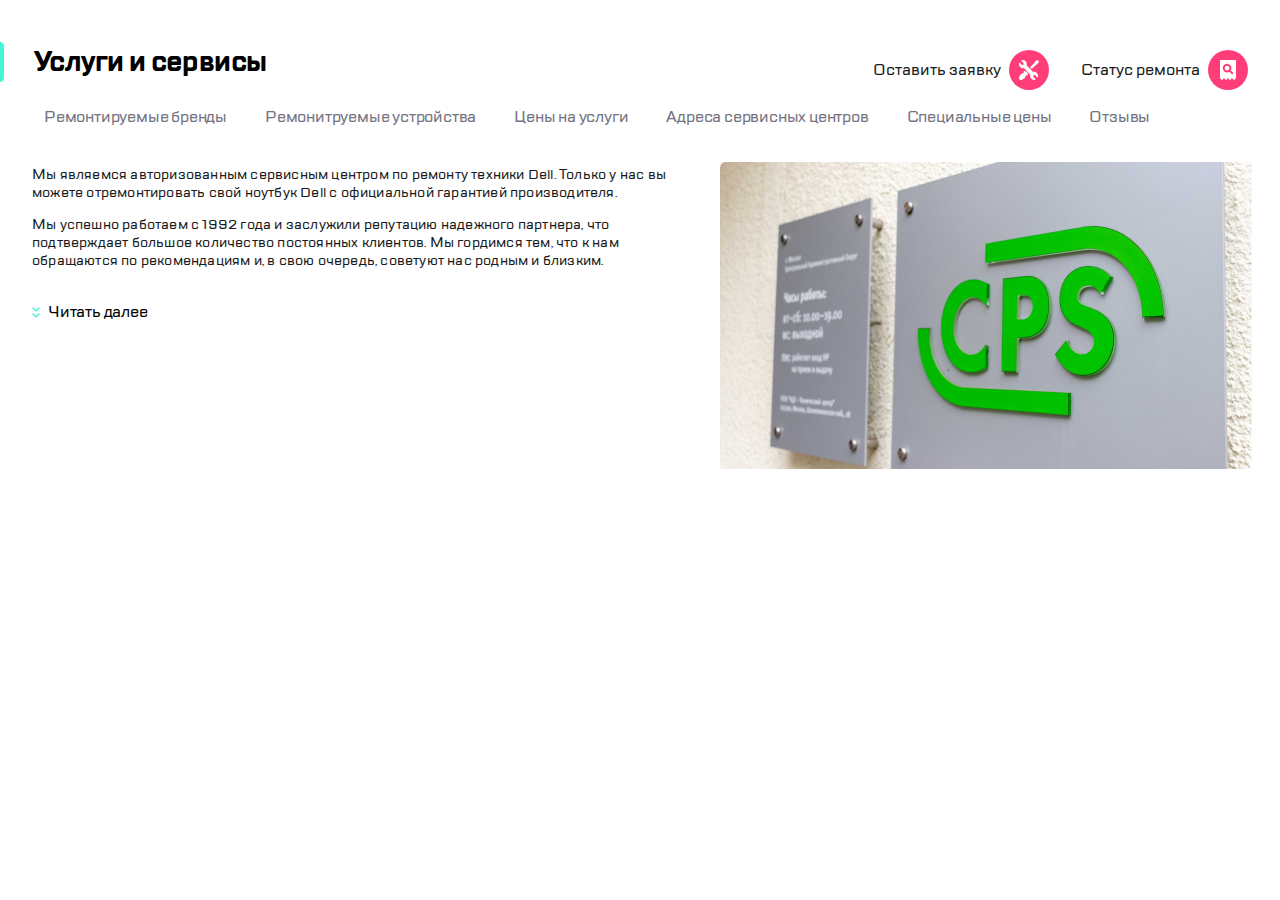
<file: index.html>
<!DOCTYPE html>
<html lang="ru">
  <head>
    <meta charset="utf-8" />
    <meta name="CPS" content="Ремонт техники" />
    <meta name="viewport" content="width=device-width, initial-scale=1" />
    <title>Ремонт техники</title>
    <link rel="stylesheet" href="./style.css" />
  </head>
  <body class="page">
    <header class="upperMenu_mob">
      <div class="upperMenu_mob-left">
        <img
          class="upperMenu_mob-left-burger"
          src="./img/burger.svg"
          alt="burger"
        />
        <img
          class="upperMenu_mob-divider-left"
          src="./img/divider.svg"
          alt="divider"
        />
        <img src="./img/Group.svg" alt="logo" />
      </div>
      <div class="upperMenu_mob-right">
        <a class="upperMenu_mob-link" href=""
          ><img
            class="upperMenu_mob-link_logo-hide"
            src="./img/call.svg"
            alt="call"
        /></a>
        <a class="upperMenu_mob-link" href=""
          ><img
            class="upperMenu_mob-link_logo-hide"
            src="./img/chat.svg"
            alt="chat"
        /></a>
        <a class="upperMenu_mob-link" href=""
          ><img
            class="upperMenu_mob-link_logo-hide"
            src="./img/profile.svg"
            alt="profile"
        /></a>
        <img
          class="upperMenu_mob-divider-right"
          src="./img/divider.svg"
          alt="divider"
        />
        <!-- <p class="upperMenu_mob-text">Оставить заявку</p> -->
        <a class="upperMenu_mob-link upperMenu_mob-link-deckstop" href=""
          ><p class="upperMenu_mob-text">Оставить заявку</p>
          <img
            class="upperMenu_mob-link_logo upperMenu_mob-link_logo-deckstop"
            src="./img/repair.svg"
            alt="repair"
        /></a>
        <!-- <p class="upperMenu_mob-text">Статус ремонта</p> -->
        <a class="upperMenu_mob-link upperMenu_mob-link-deckstop" href=""
          ><p class="upperMenu_mob-text">Статус ремонта</p>
          <img
            class="upperMenu_mob-link_logo upperMenu_mob-link-deckstop"
            src="./img/checkstatus.svg"
            alt="checkstatus"
        /></a>
      </div>
    </header>
    <main class="main">
      <section class="title">
        <img
          class="title_hightlight"
          src="./img/highlight.svg"
          alt="hightlight"
        />
        <h1 class="title_text">Услуги и сервисы</h1>
      </section>
      <nav>
        <ul class="slideMenu">
          <li class="slideMenu__button">
            <a class="slideMenu__button-link" href="">Ремонтируемые бренды</a>
          </li>
          <li class="slideMenu__button">
            <a class="slideMenu__button-link" href=""
              >Ремонитруемые устройства</a
            >
          </li>
          <li class="slideMenu__button">
            <a class="slideMenu__button-link" href="">Цены на услуги</a>
          </li>
          <li class="slideMenu__button">
            <a class="slideMenu__button-link" href=""
              >Адреса сервисных центров</a
            >
          </li>
          <li class="slideMenu__button">
            <a class="slideMenu__button-link" href="">Специальные цены</a>
          </li>
          <li class="slideMenu__button">
            <a class="slideMenu__button-link" href="">Отзывы</a>
          </li>
        </ul>
      </nav>
      <section class="firstblock">
        <div class="firstblock_section-text">
          <p class="firstblock__text">
            Мы являемся авторизованным сервисным центром по ремонту техники
            Dell. Только у нас вы можете отремонтировать свой ноутбук Dell с
            официальной гарантией производителя.
          </p>
          <p class="firstblock__text">
            Мы успешно работаем с 1992 года и заслужили репутацию надежного
            партнера, что подтверждает большое количество постоянных клиентов.
            Мы гордимся тем, что к нам обращаются по рекомендациям и, в свою
            очередь, советуют нас родным и близким.
          </p>
          <div class="firstblock_expand">
            <img src="./img/expand.svg" alt="expand" />
            <p class="firstblock__ReadMore">Читать далее</p>
          </div>
        </div>
        <!-- <div class="firstblock_section-right"> -->
        <img
          class="firstblock__picture"
          src="./img/_MG_3223.jpg"
          alt="picture"
        />
        <!-- </div> -->
      </section>
    </main>
    <footer></footer>
  </body>
</html>
</file>
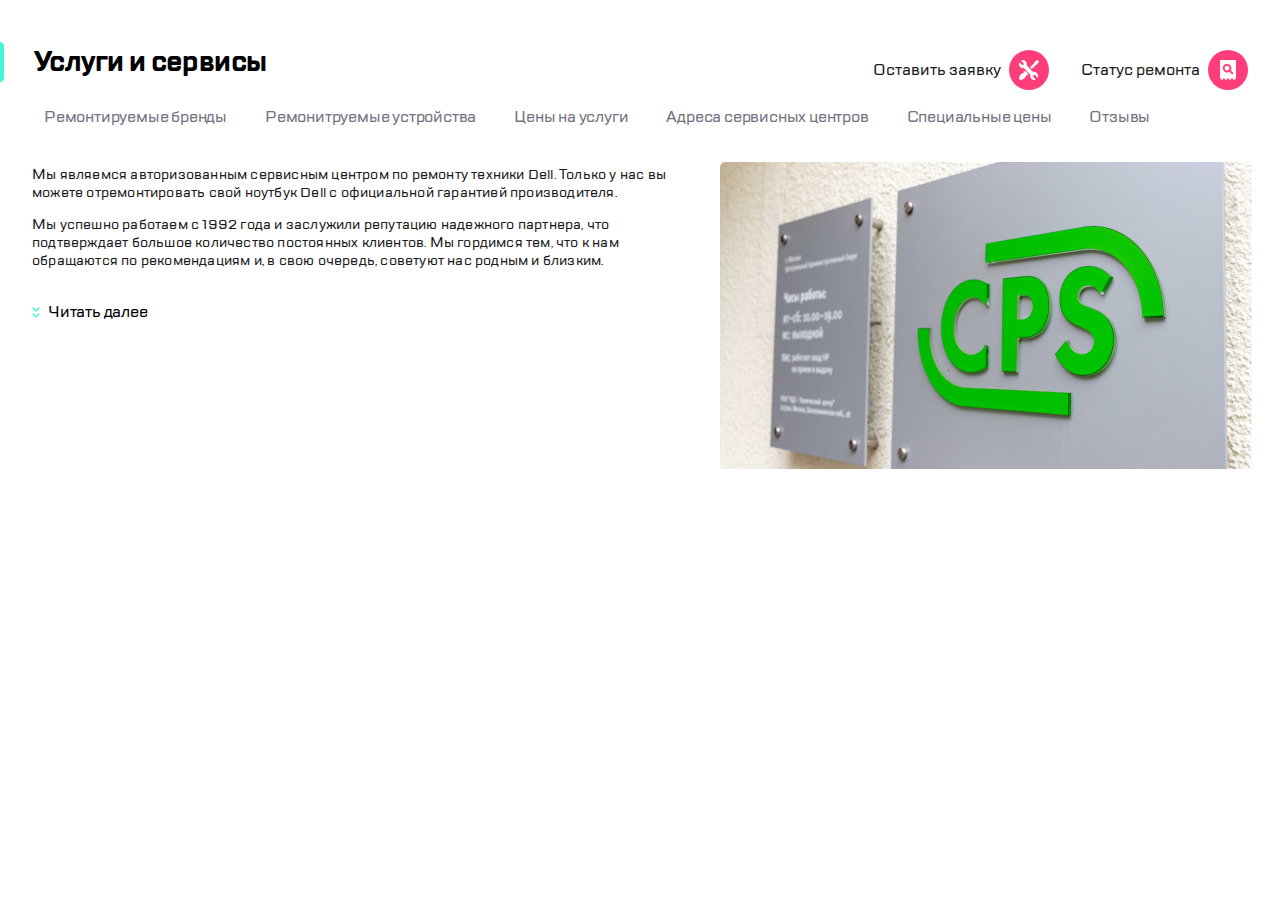
<file: Untitled-2.html>
<!DOCTYPE html>
<html lang="ru">
  <head>
    <meta charset="utf-8" />
    <meta name="CPS" content="Ремонт техники" />
    <meta name="viewport" content="width=device-width, initial-scale=1" />
    <title>Ремонт техники</title>
    <link rel="stylesheet" href="./Untitled-1.css" />
  </head>
  <body class="page">
    <header class="upperMenu_mob">
      <div class="upperMenu_mob-left">
        <img
          class="upperMenu_mob-left-burger"
          src="./img/burger.svg"
          alt="burger"
        />
        <img
          class="upperMenu_mob-divider-left"
          src="./img/divider.svg"
          alt="divider"
        />
        <img src="./img/Group.svg" alt="logo" />
      </div>
      <div class="upperMenu_mob-right">
        <a class="upperMenu_mob-link" href=""
          ><img
            class="upperMenu_mob-link_logo-hide"
            src="./img/call.svg"
            alt="call"
        /></a>
        <a class="upperMenu_mob-link" href=""
          ><img
            class="upperMenu_mob-link_logo-hide"
            src="./img/chat.svg"
            alt="chat"
        /></a>
        <a class="upperMenu_mob-link" href=""
          ><img
            class="upperMenu_mob-link_logo-hide"
            src="./img/profile.svg"
            alt="profile"
        /></a>
        <img
          class="upperMenu_mob-divider-right"
          src="./img/divider.svg"
          alt="divider"
        />
        <!-- <p class="upperMenu_mob-text">Оставить заявку</p> -->
        <a class="upperMenu_mob-link upperMenu_mob-link-deckstop" href=""
          ><p class="upperMenu_mob-text">Оставить заявку</p>
          <img
            class="upperMenu_mob-link_logo upperMenu_mob-link_logo-deckstop"
            src="./img/repair.svg"
            alt="repair"
        /></a>
        <!-- <p class="upperMenu_mob-text">Статус ремонта</p> -->
        <a class="upperMenu_mob-link upperMenu_mob-link-deckstop" href=""
          ><p class="upperMenu_mob-text">Статус ремонта</p>
          <img
            class="upperMenu_mob-link_logo upperMenu_mob-link-deckstop"
            src="./img/checkstatus.svg"
            alt="checkstatus"
        /></a>
      </div>
    </header>
    <main class="main">
      <section class="title">
        <img
          class="title_hightlight"
          src="./img/highlight.svg"
          alt="hightlight"
        />
        <h1 class="title_text">Услуги и сервисы</h1>
      </section>
      <nav>
        <ul class="slideMenu">
          <li class="slideMenu__button">
            <a class="slideMenu__button-link" href="">Ремонтируемые бренды</a>
          </li>
          <li class="slideMenu__button">
            <a class="slideMenu__button-link" href=""
              >Ремонитруемые устройства</a
            >
          </li>
          <li class="slideMenu__button">
            <a class="slideMenu__button-link" href="">Цены на услуги</a>
          </li>
          <li class="slideMenu__button">
            <a class="slideMenu__button-link" href=""
              >Адреса сервисных центров</a
            >
          </li>
          <li class="slideMenu__button">
            <a class="slideMenu__button-link" href="">Специальные цены</a>
          </li>
          <li class="slideMenu__button">
            <a class="slideMenu__button-link" href="">Отзывы</a>
          </li>
        </ul>
      </nav>
      <section class="firstblock">
        <div class="firstblock_section-text">
          <p class="firstblock__text">
            Мы являемся авторизованным сервисным центром по ремонту техники
            Dell. Только у нас вы можете отремонтировать свой ноутбук Dell с
            официальной гарантией производителя.
          </p>
          <p class="firstblock__text">
            Мы успешно работаем с 1992 года и заслужили репутацию надежного
            партнера, что подтверждает большое количество постоянных клиентов.
            Мы гордимся тем, что к нам обращаются по рекомендациям и, в свою
            очередь, советуют нас родным и близким.
          </p>
          <div class="firstblock_expand">
            <img src="./img/expand.svg" alt="expand" />
            <p class="firstblock__ReadMore">Читать далее</p>
          </div>
        </div>
        <!-- <div class="firstblock_section-right"> -->
        <img
          class="firstblock__picture"
          src="./img/_MG_3223.png"
          alt="picture"
        />
        <!-- </div> -->
      </section>
    </main>
    <footer></footer>
  </body>
</html>
</file>
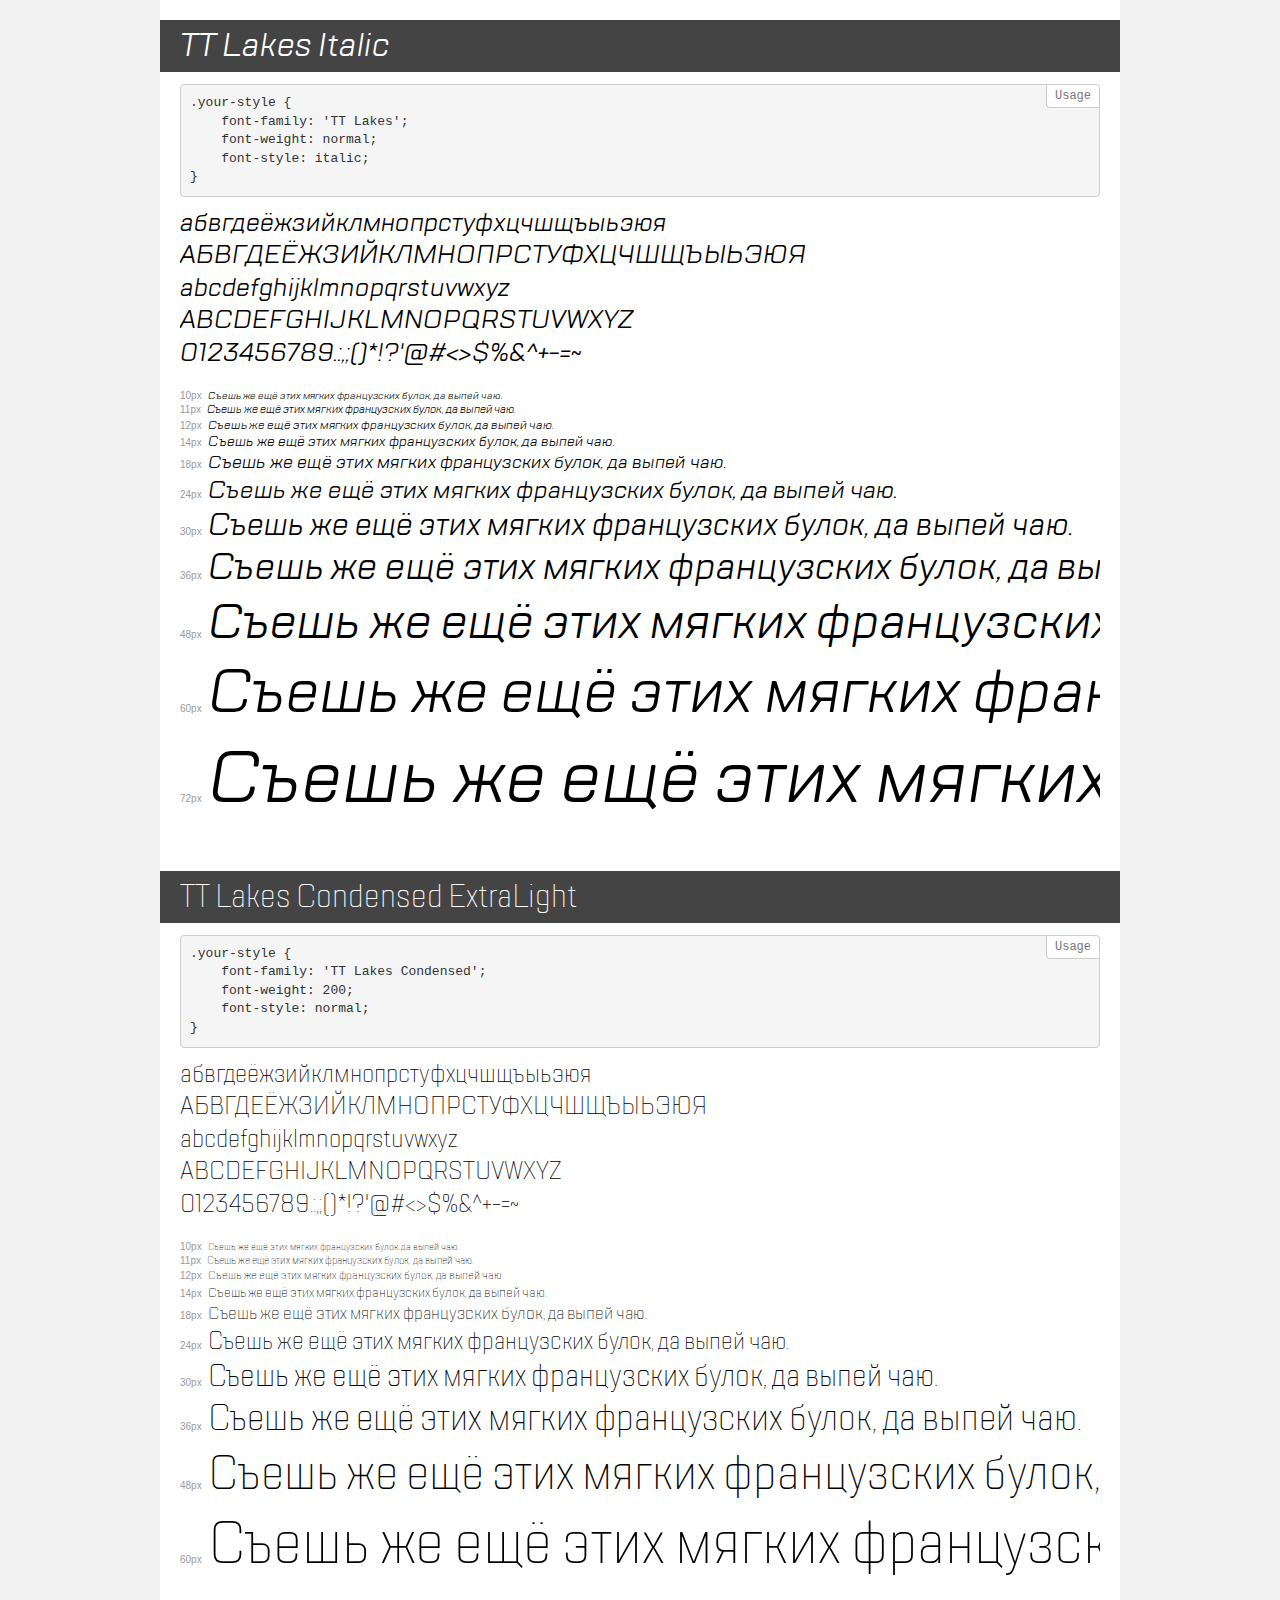
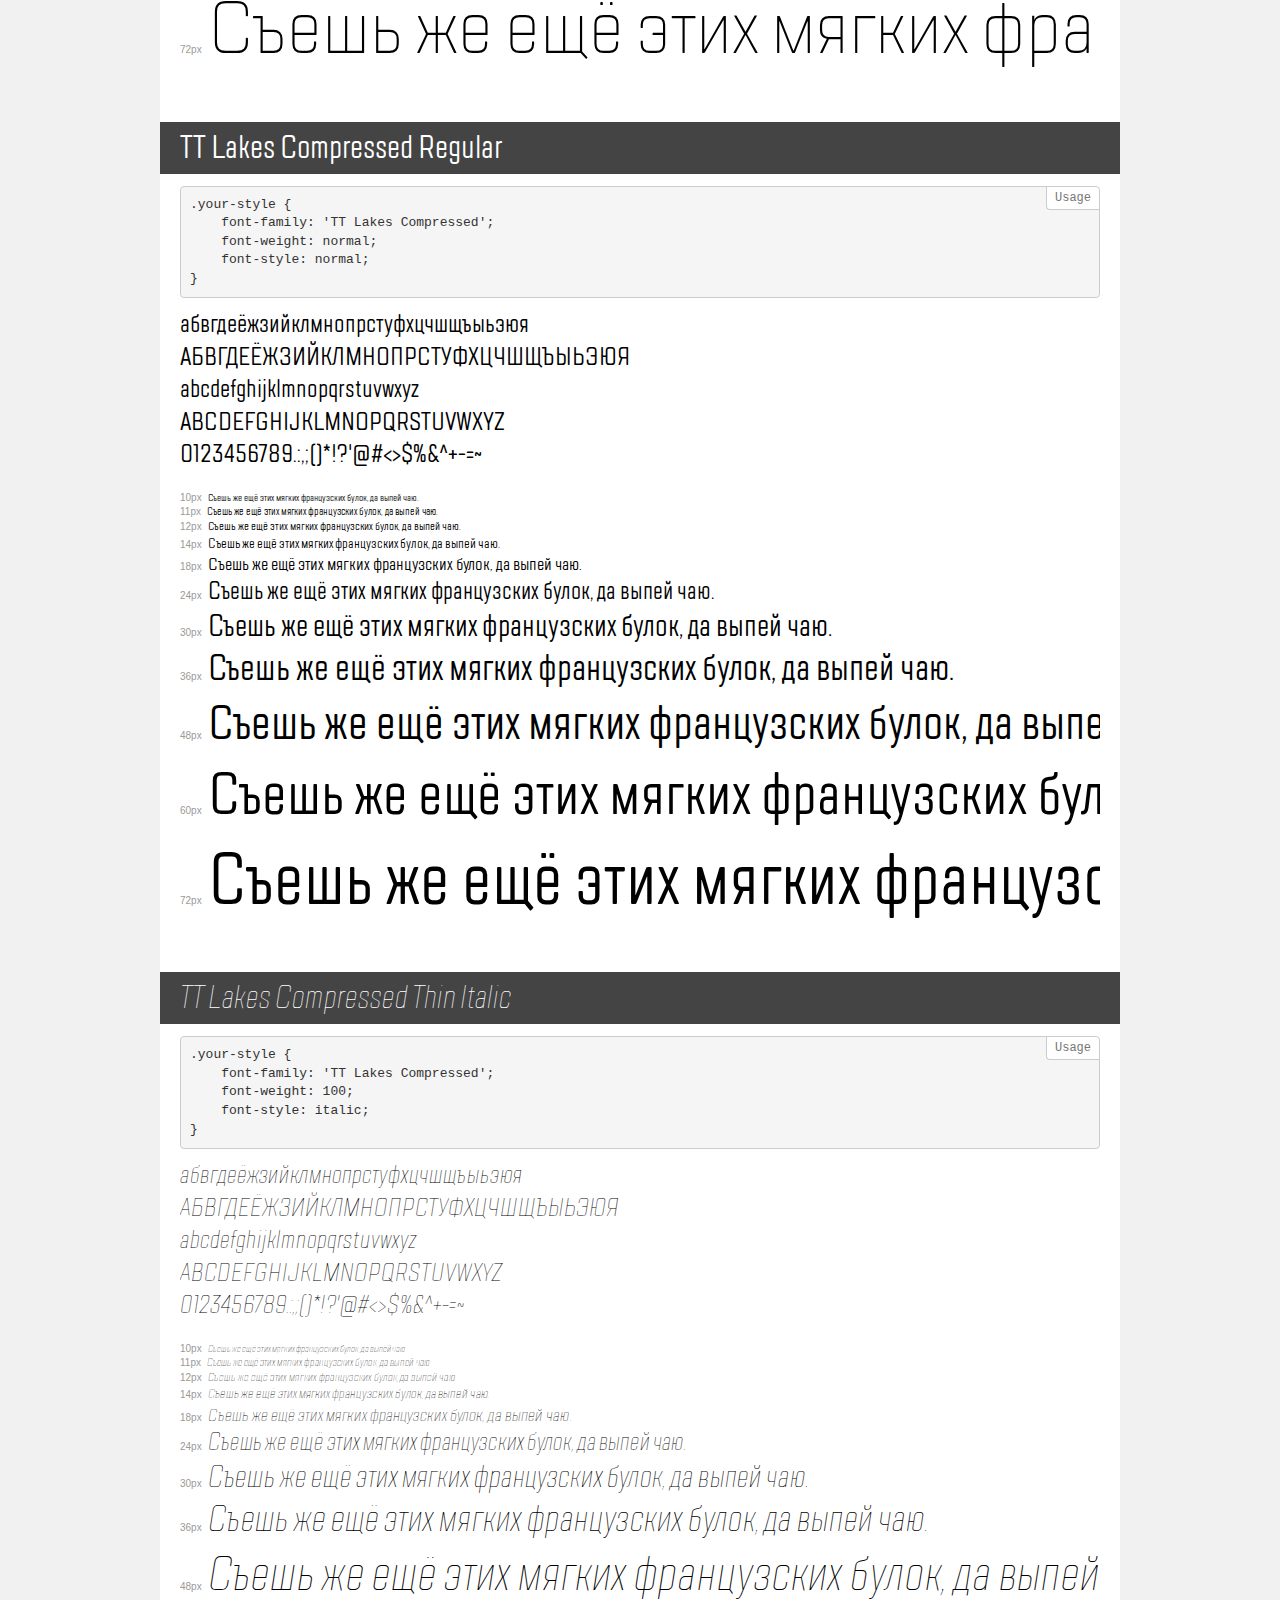
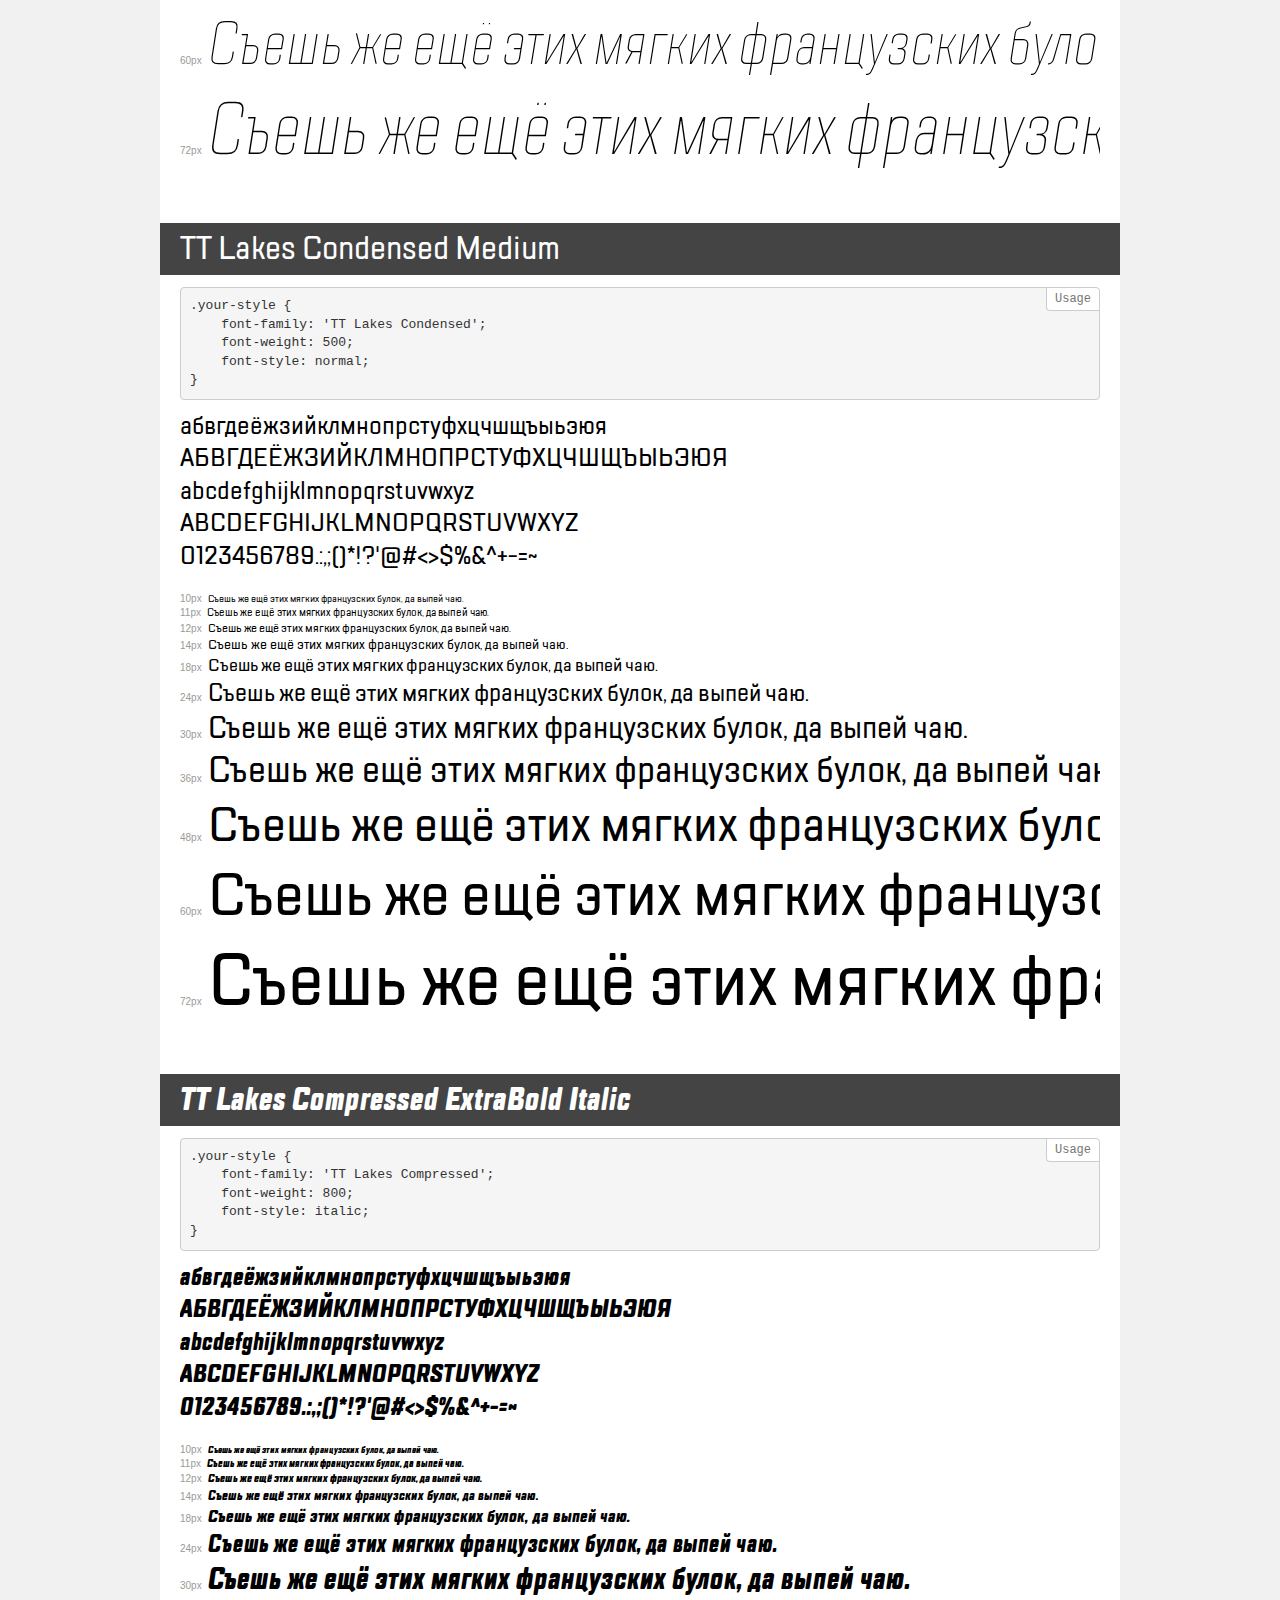
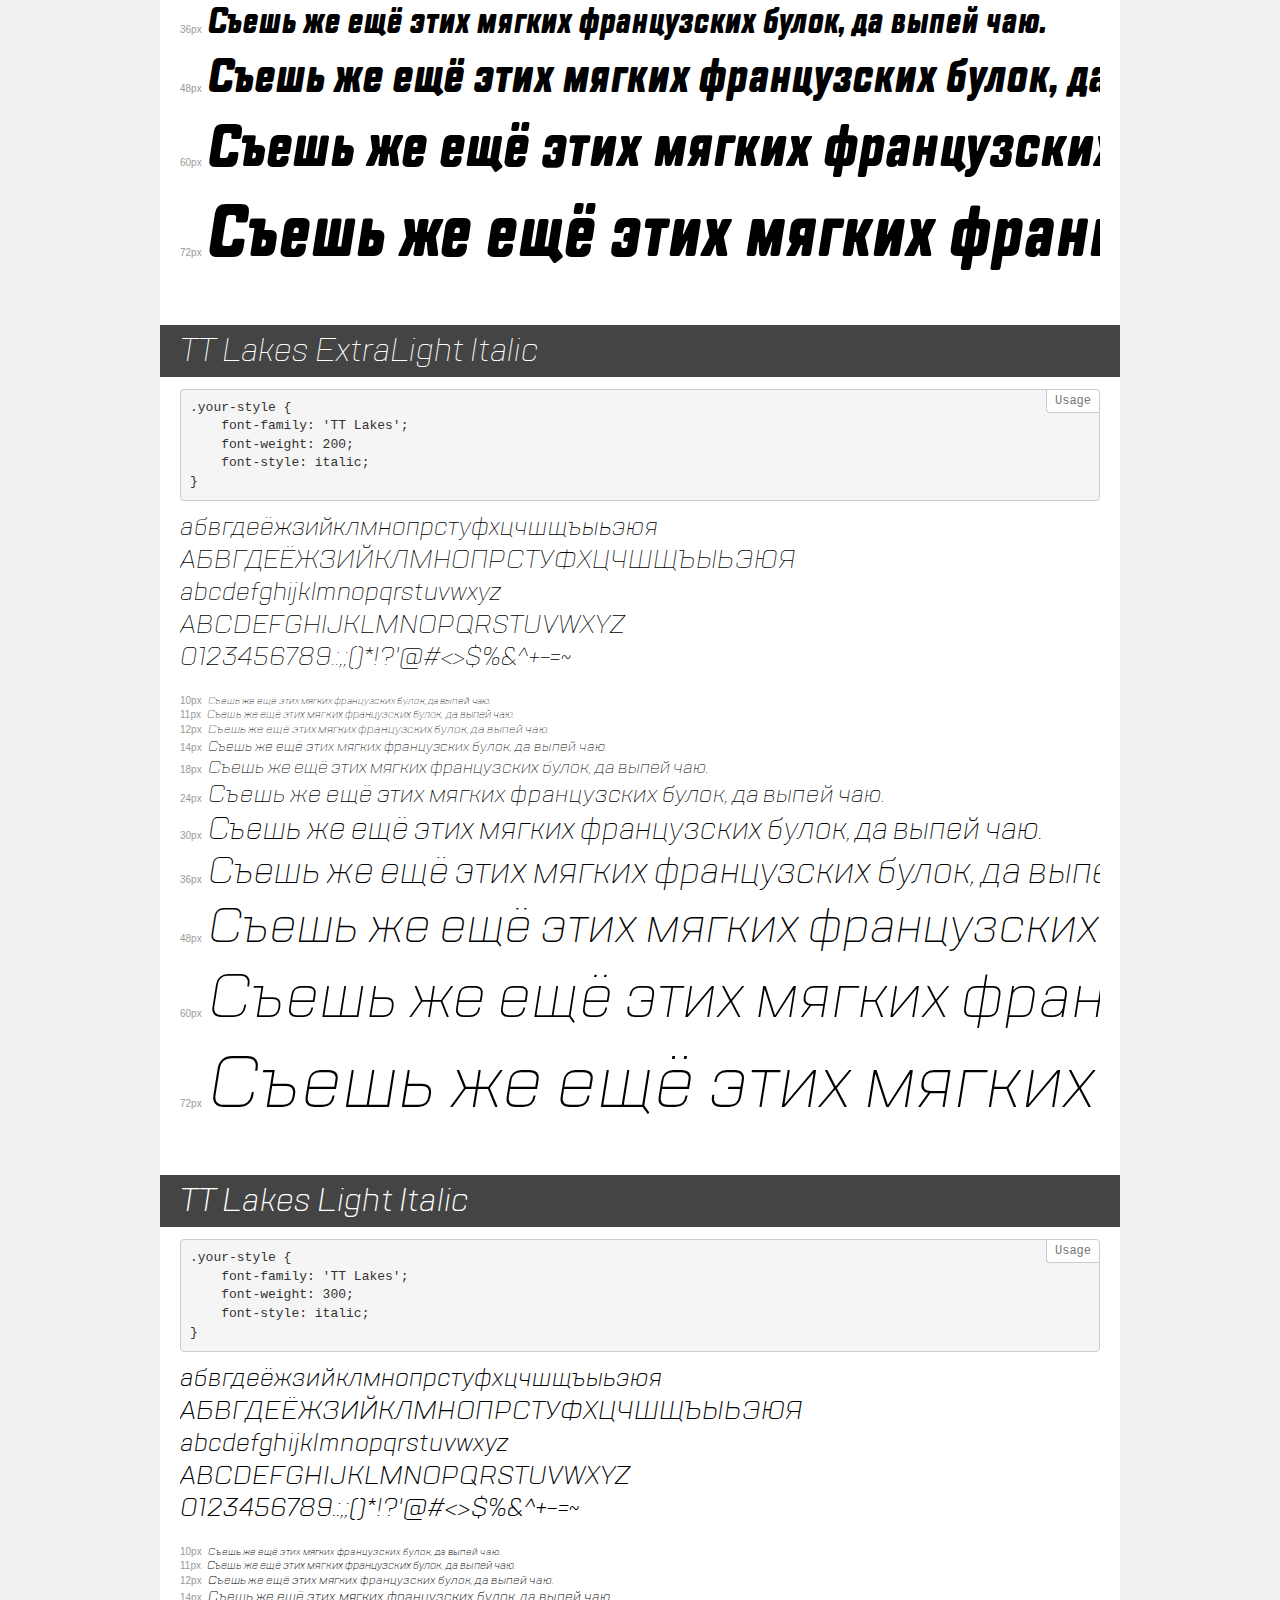
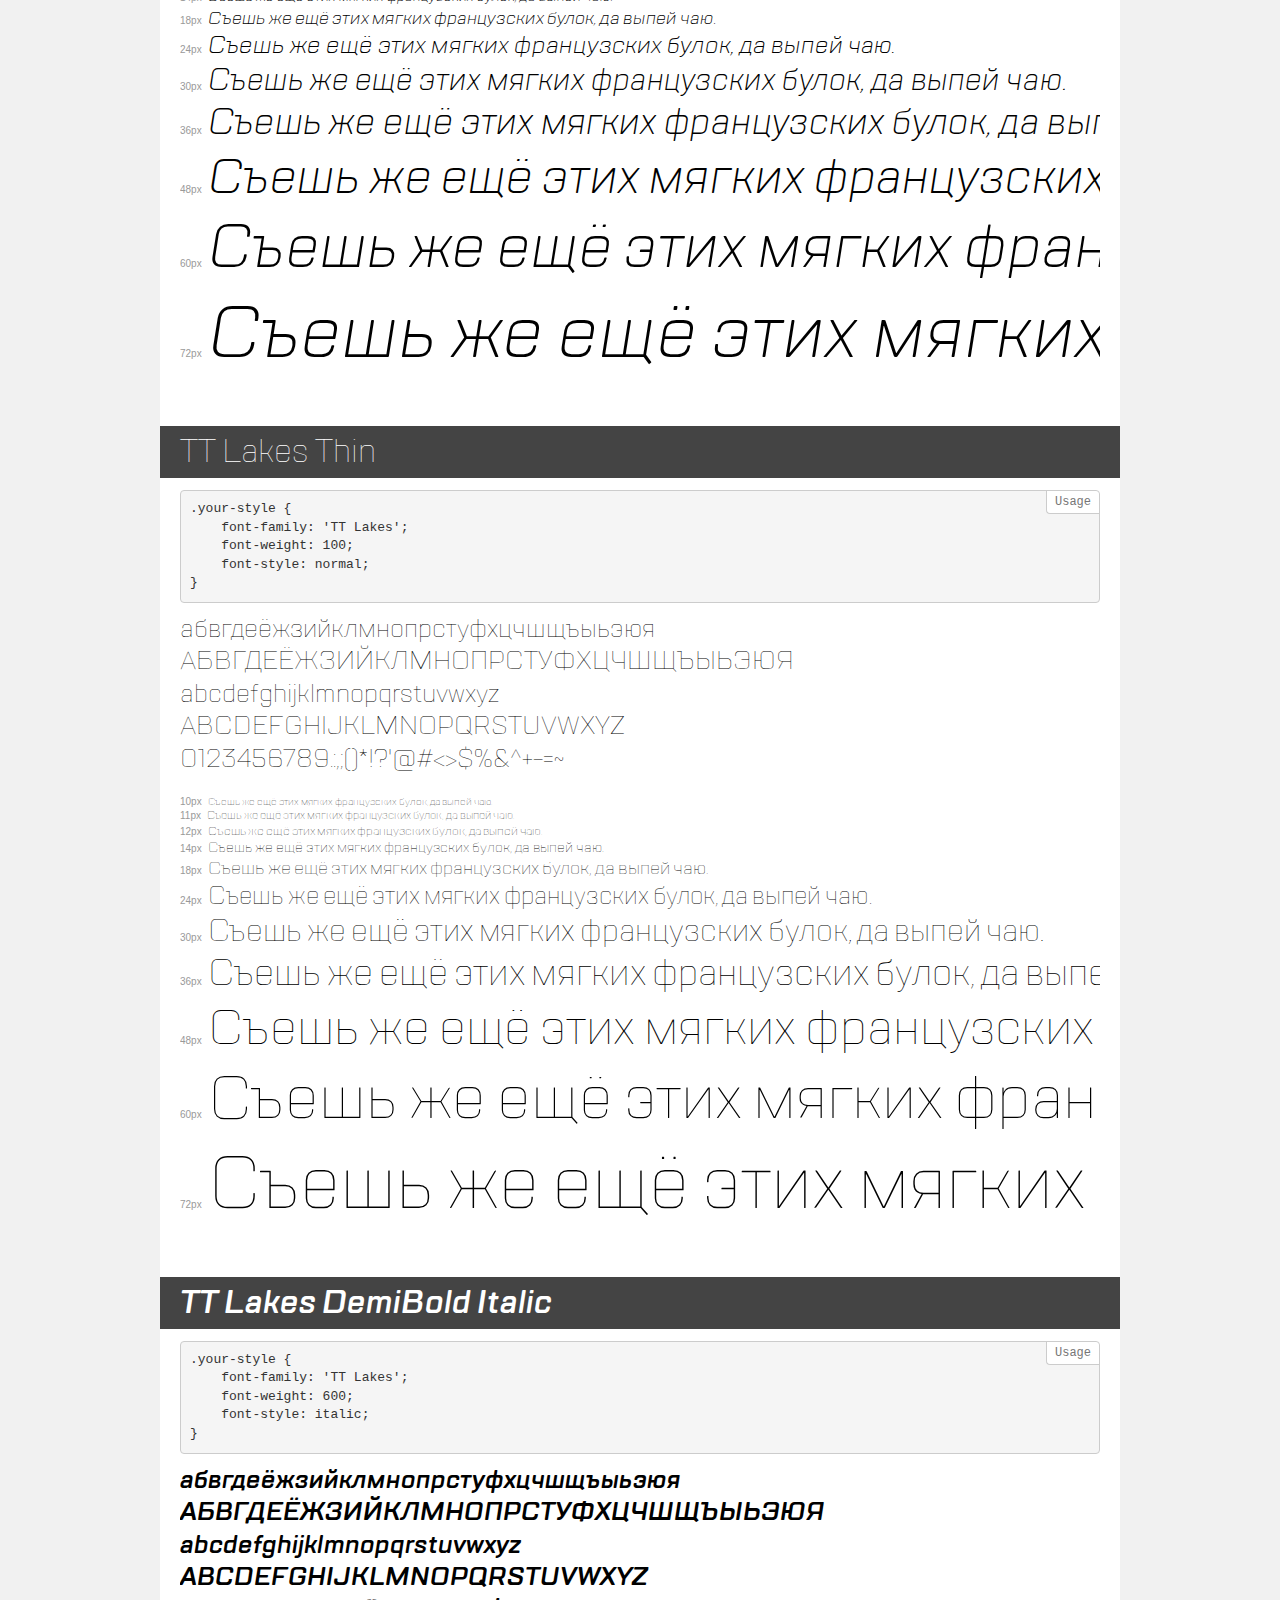
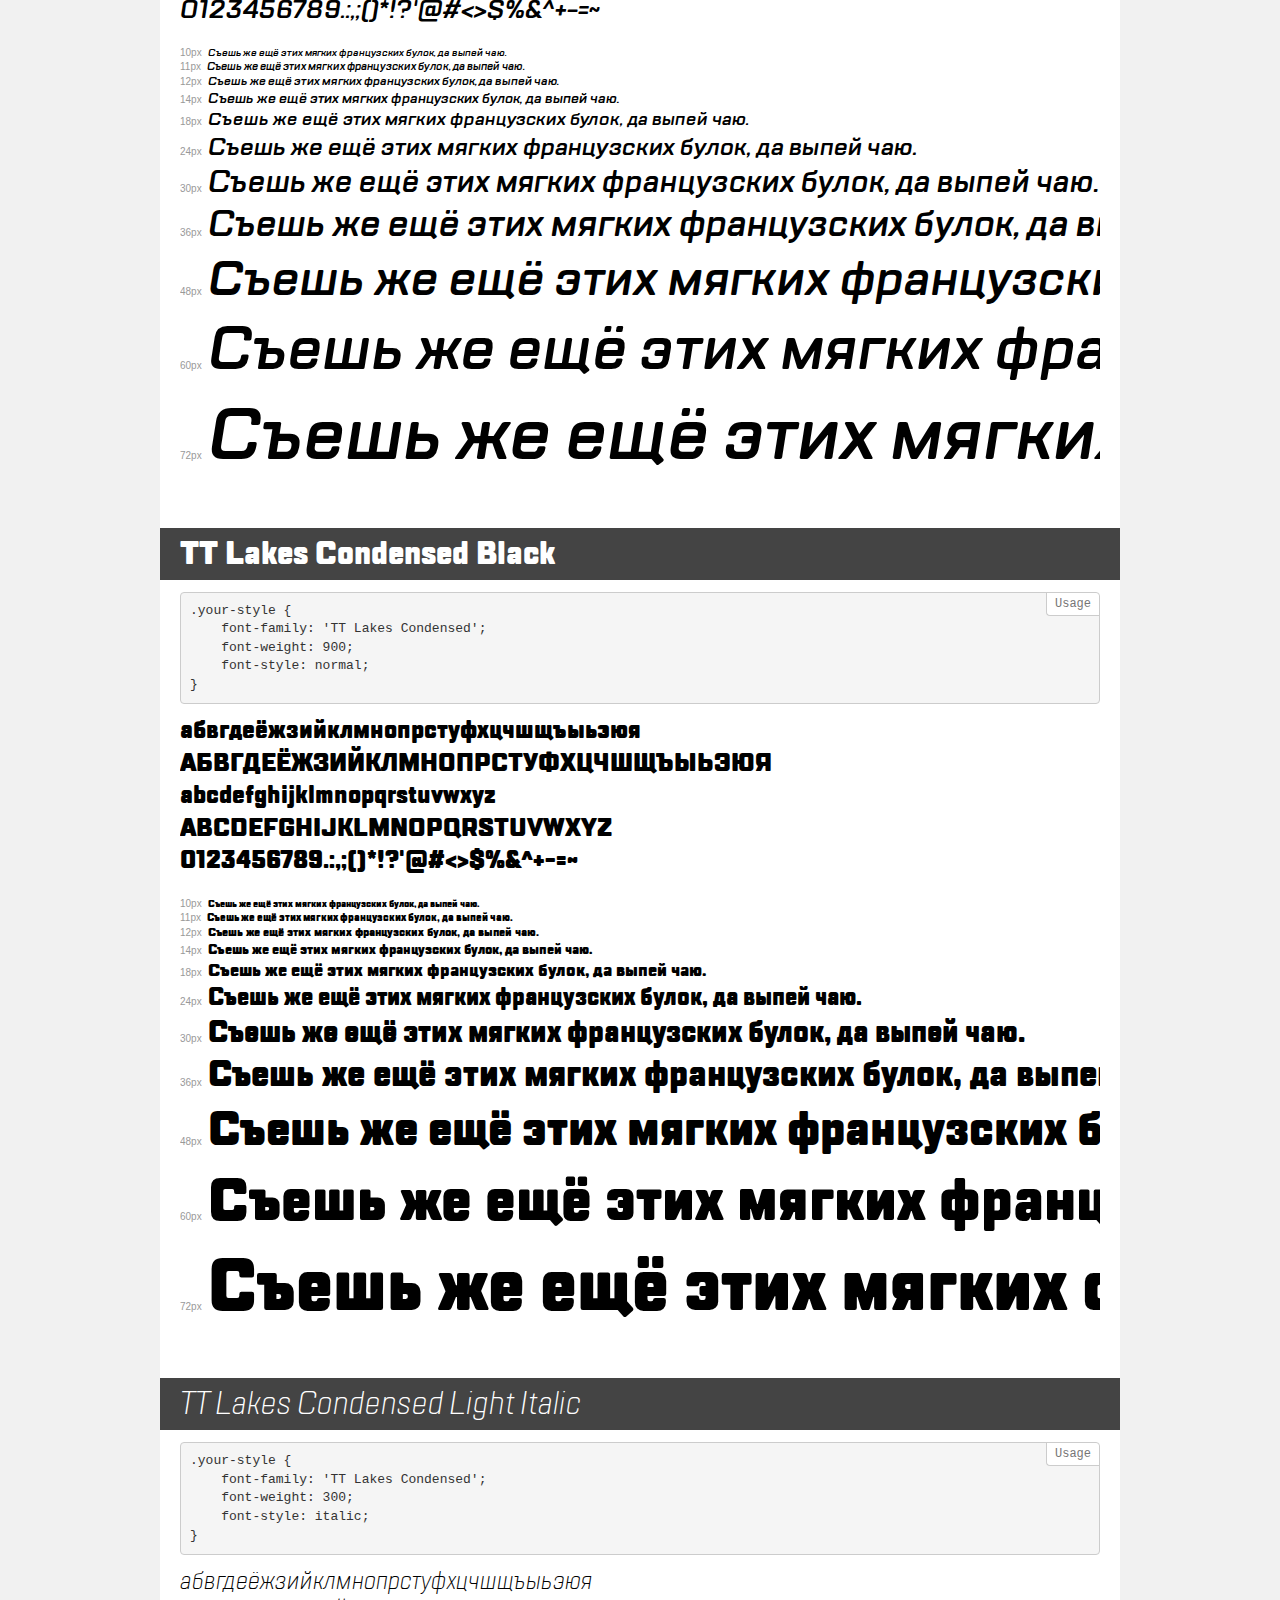
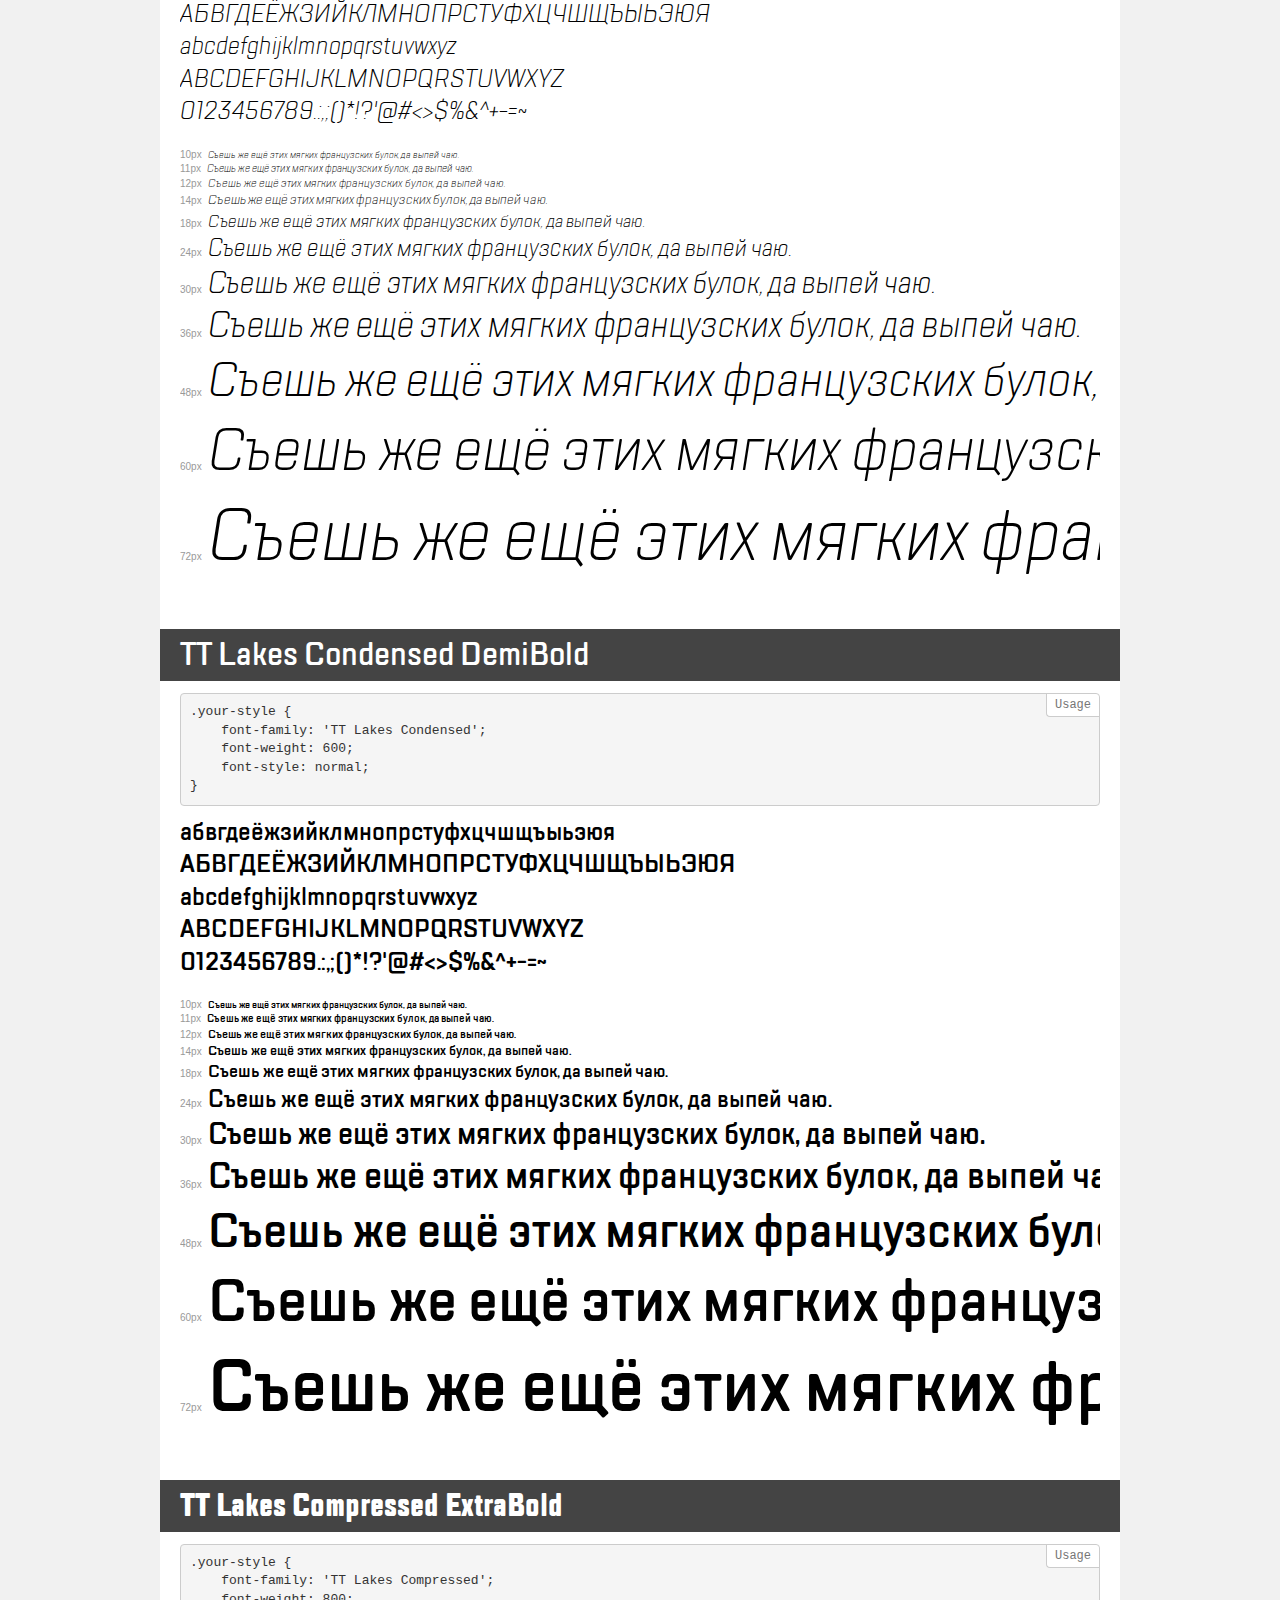
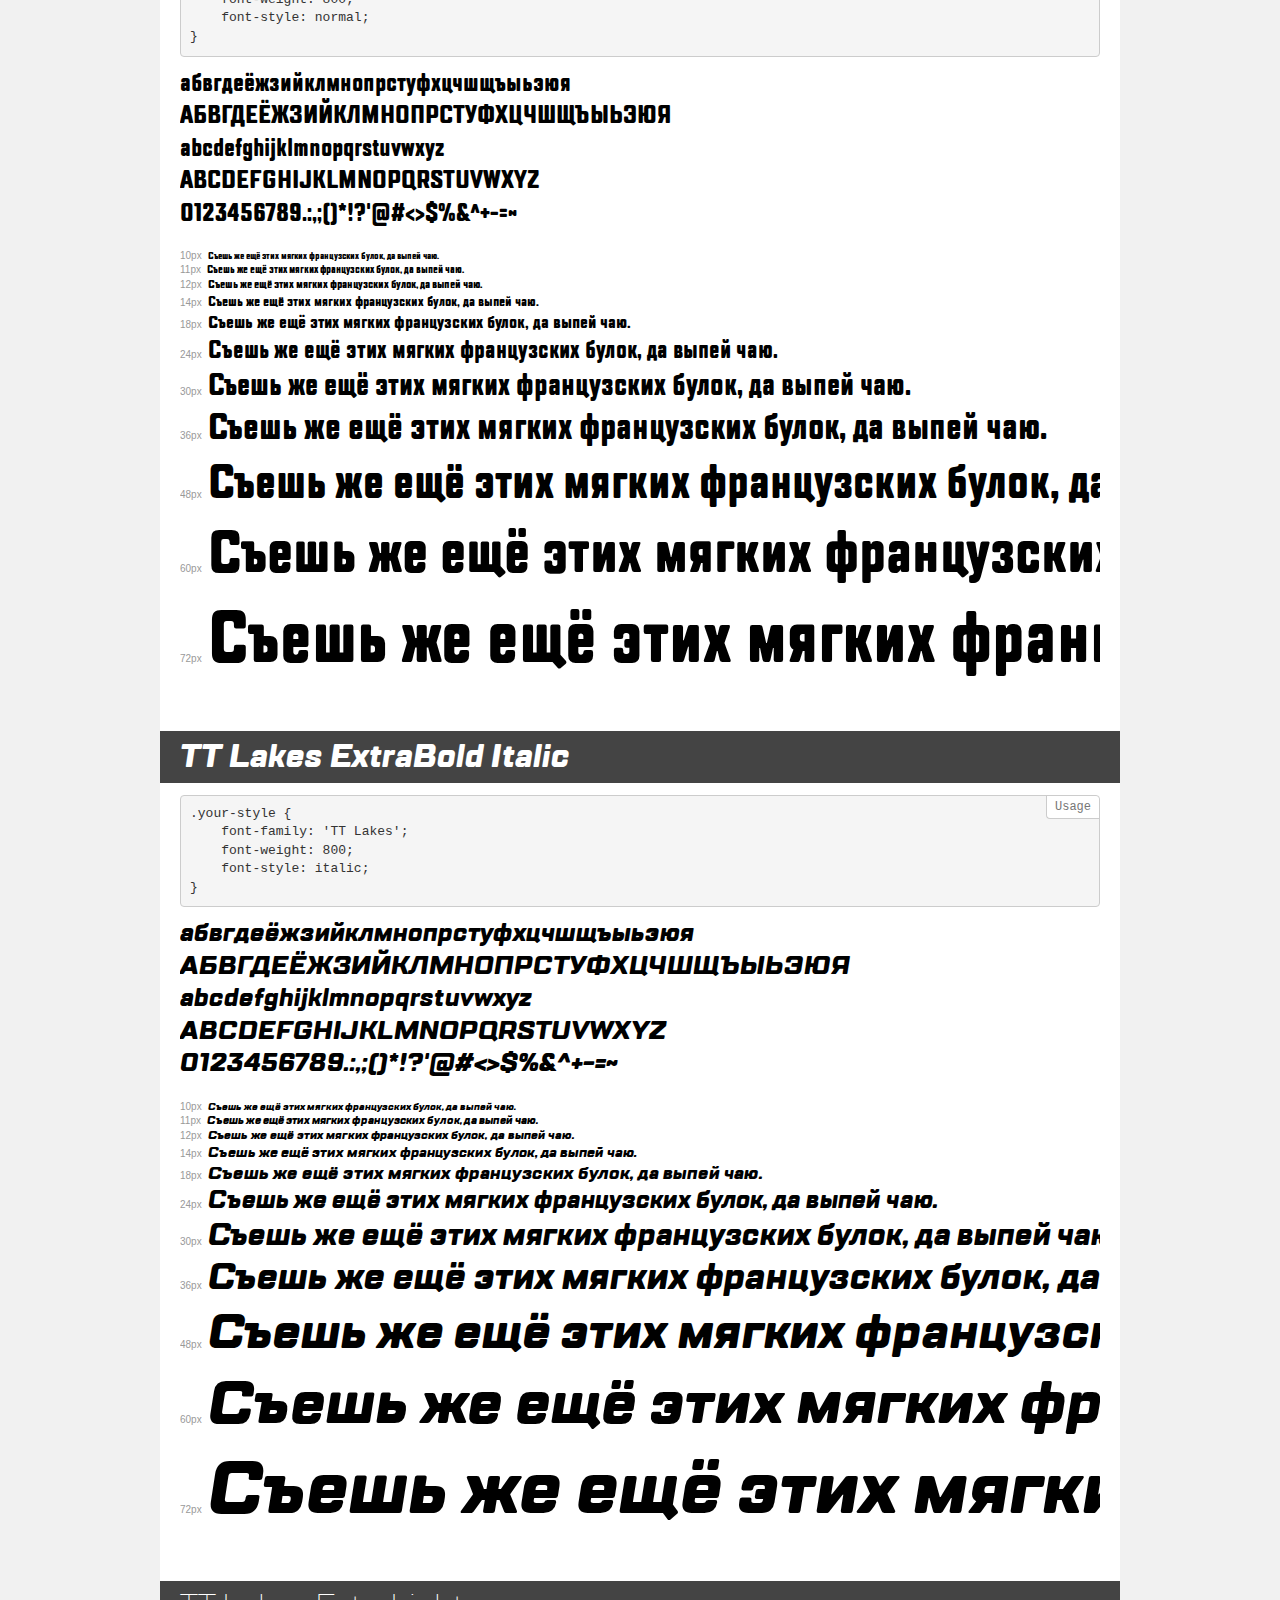
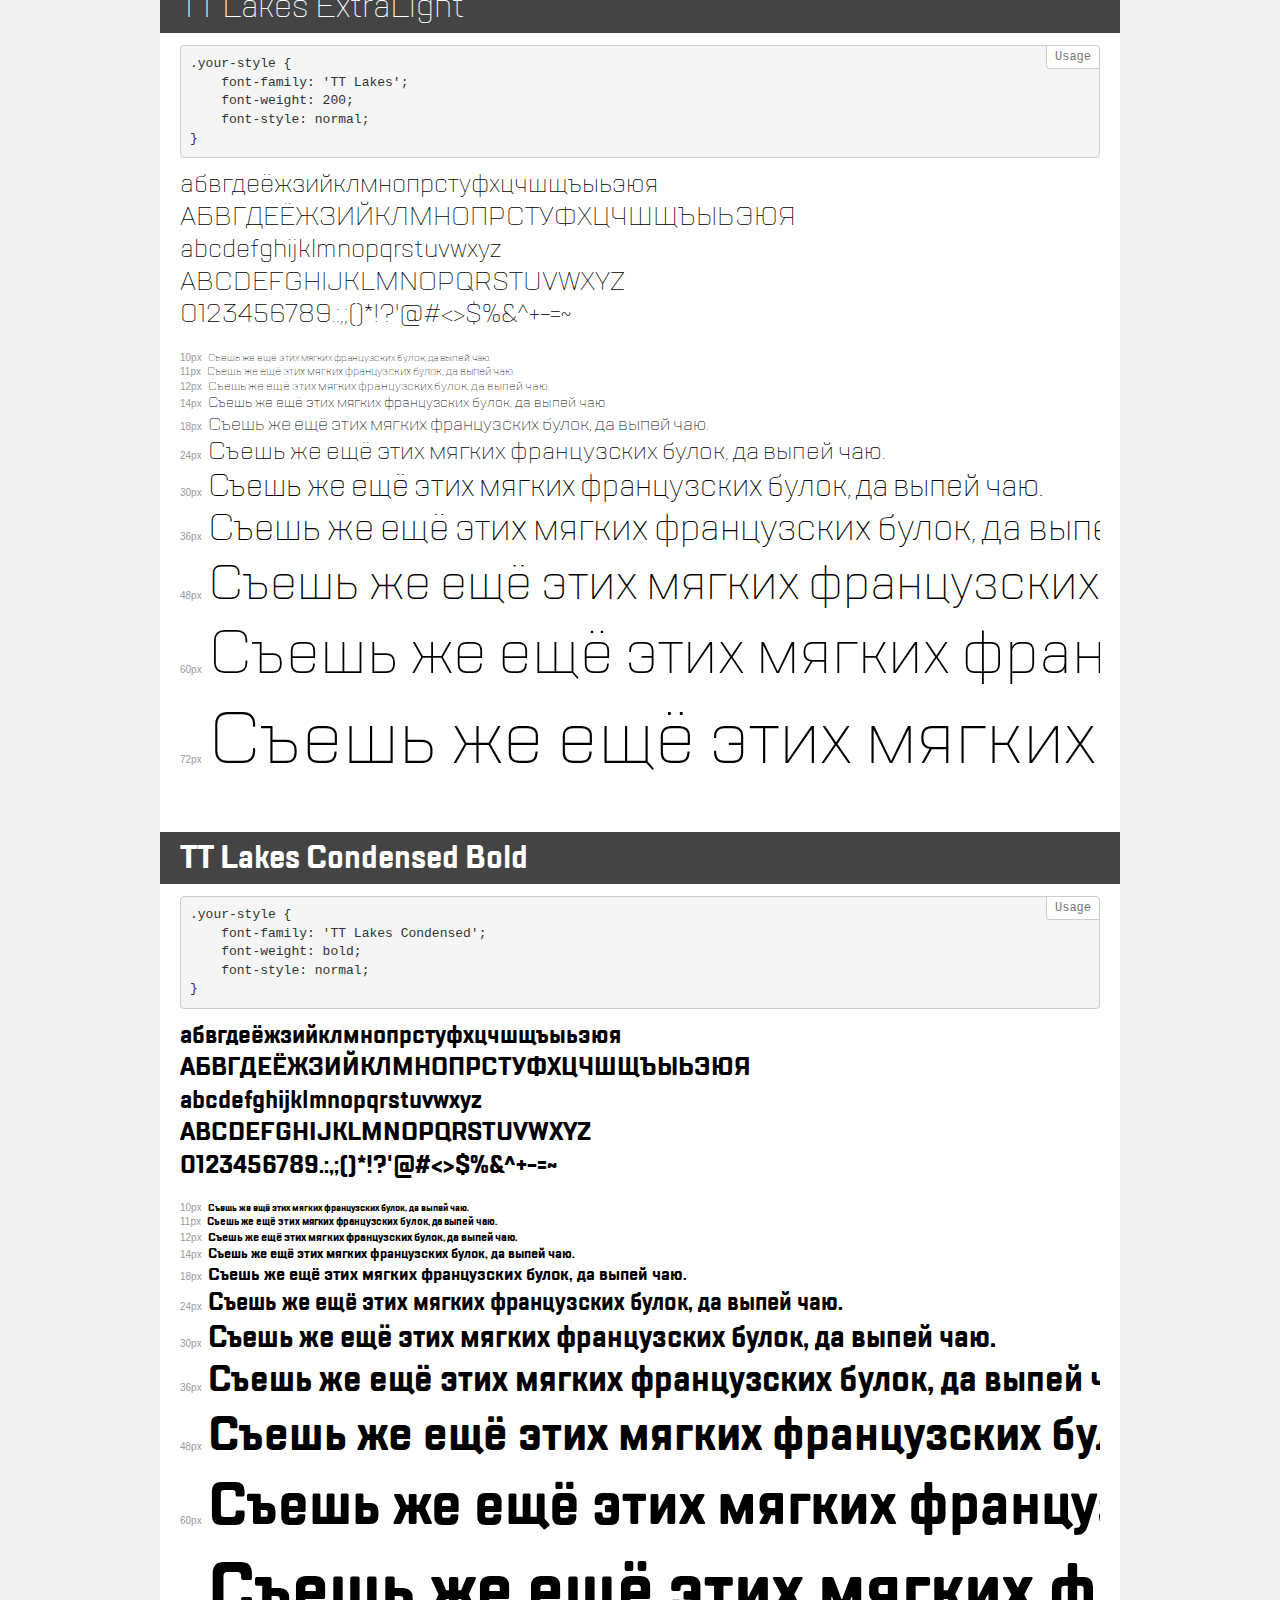
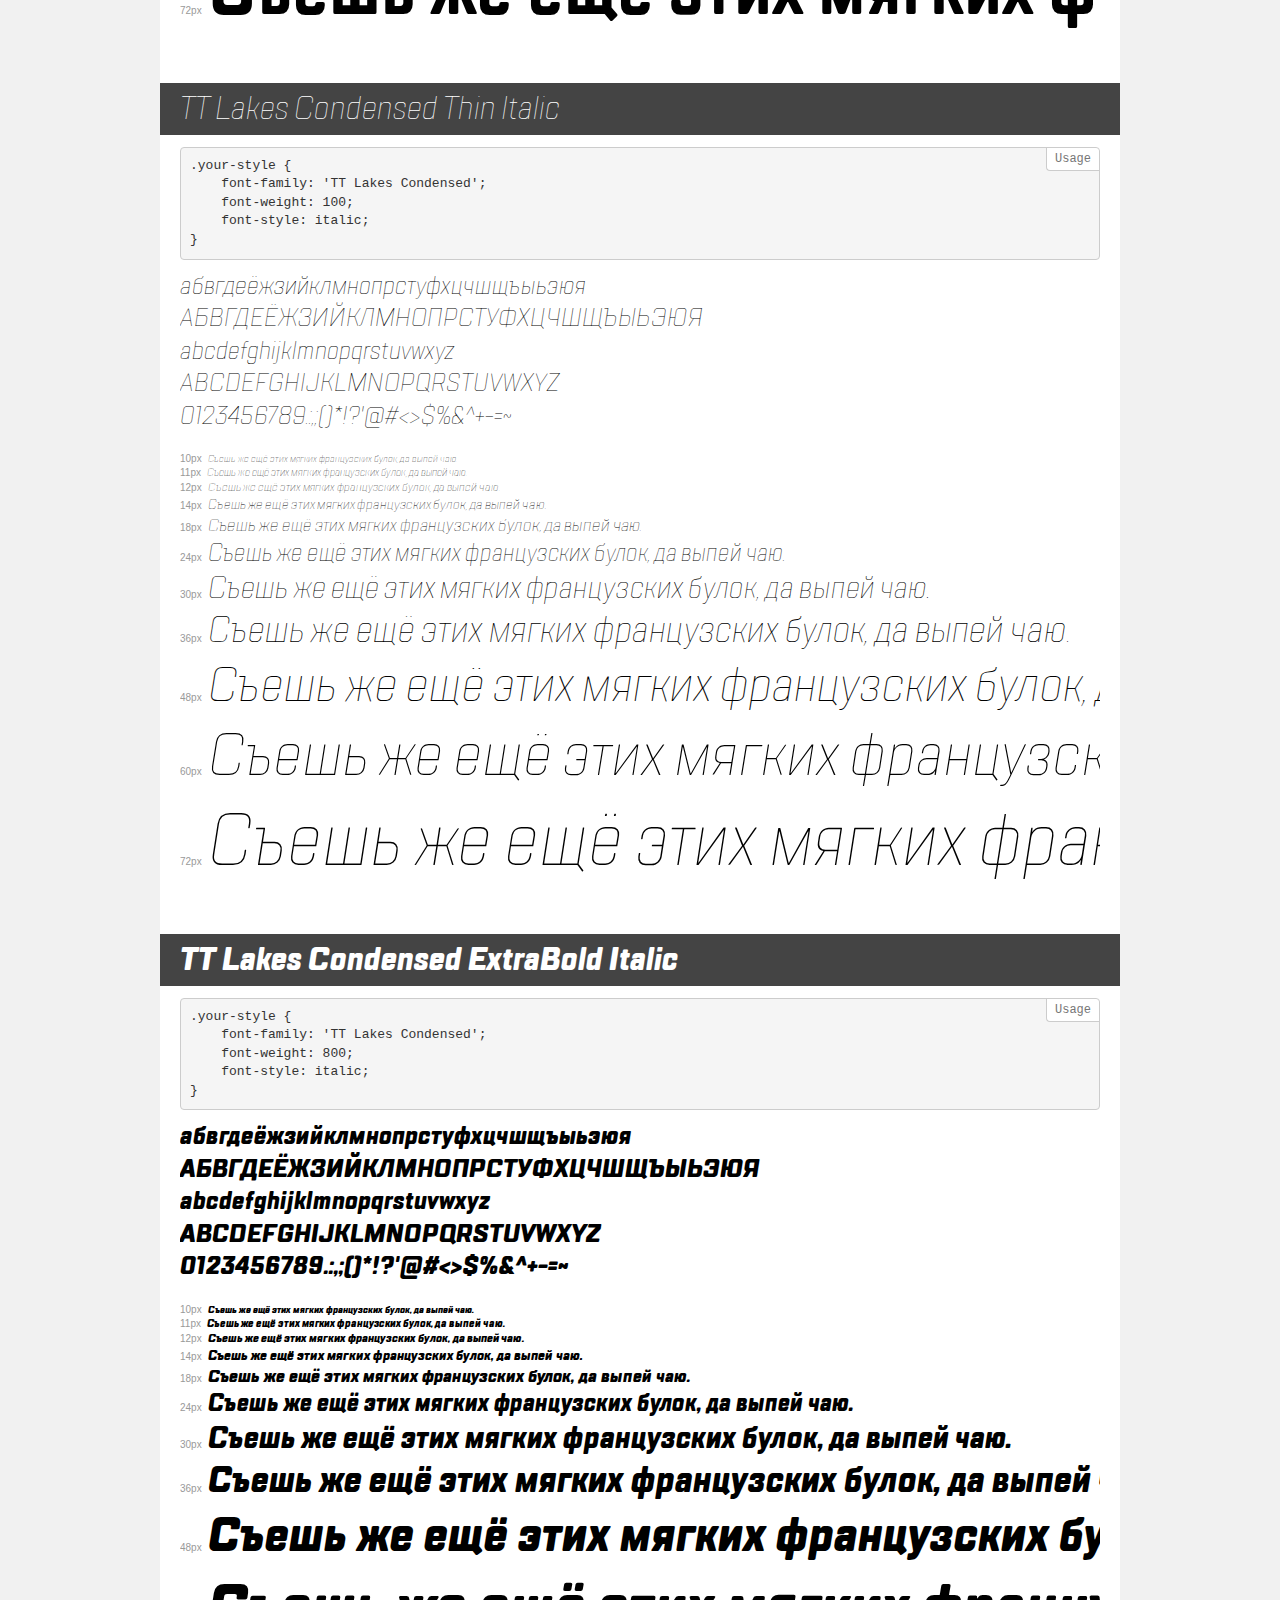
<file: img/TTLakes/demo.html>
<!DOCTYPE html>
<html>
<head>
    <meta charset="utf-8">
    <meta http-equiv="X-UA-Compatible" content="IE=edge">
    <meta name="viewport" content="width=device-width, initial-scale=1">
    <meta name="robots" content="noindex, noarchive">
    <meta name="format-detection" content="telephone=no">
    <title>Transfonter demo</title>
    <link href="stylesheet.css" rel="stylesheet">
    <style>
        /*
        http://meyerweb.com/eric/tools/css/reset/
        v2.0 | 20110126
        License: none (public domain)
        */
        html, body, div, span, applet, object, iframe,
        h1, h2, h3, h4, h5, h6, p, blockquote, pre,
        a, abbr, acronym, address, big, cite, code,
        del, dfn, em, img, ins, kbd, q, s, samp,
        small, strike, strong, sub, sup, tt, var,
        b, u, i, center,
        dl, dt, dd, ol, ul, li,
        fieldset, form, label, legend,
        table, caption, tbody, tfoot, thead, tr, th, td,
        article, aside, canvas, details, embed,
        figure, figcaption, footer, header, hgroup,
        menu, nav, output, ruby, section, summary,
        time, mark, audio, video {
            margin: 0;
            padding: 0;
            border: 0;
            font-size: 100%;
            font: inherit;
            vertical-align: baseline;
        }
        /* HTML5 display-role reset for older browsers */
        article, aside, details, figcaption, figure,
        footer, header, hgroup, menu, nav, section {
            display: block;
        }
        body {
            line-height: 1;
        }
        ol, ul {
            list-style: none;
        }
        blockquote, q {
            quotes: none;
        }
        blockquote:before, blockquote:after,
        q:before, q:after {
            content: '';
            content: none;
        }
        table {
            border-collapse: collapse;
            border-spacing: 0;
        }
        /* common styles */
        body {
            background: #f1f1f1;
            color: #000;
        }
        .page {
            background: #fff;
            width: 920px;
            margin: 0 auto;
            padding: 20px 20px 0 20px;
            overflow: hidden;
        }
        .font-container {
            overflow-x: auto;
            overflow-y: hidden;
            margin-bottom: 40px;
            line-height: 1.3;
            white-space: nowrap;
            padding-bottom: 5px;
        }
        h1 {
            position: relative;
            background: #444;
            font-size: 32px;
            color: #fff;
            padding: 10px 20px;
            margin: 0 -20px 12px -20px;
        }
        .letters {
            font-size: 25px;
            margin-bottom: 20px;
        }
        .s10:before {
            content: '10px';
        }
        .s11:before {
            content: '11px';
        }
        .s12:before {
            content: '12px';
        }
        .s14:before {
            content: '14px';
        }
        .s18:before {
            content: '18px';
        }
        .s24:before {
            content: '24px';
        }
        .s30:before {
            content: '30px';
        }
        .s36:before {
            content: '36px';
        }
        .s48:before {
            content: '48px';
        }
        .s60:before {
            content: '60px';
        }
        .s72:before {
            content: '72px';
        }
        .s10:before, .s11:before, .s12:before, .s14:before,
        .s18:before, .s24:before, .s30:before, .s36:before,
        .s48:before, .s60:before, .s72:before {
            font-family: Arial, sans-serif;
            font-size: 10px;
            font-weight: normal;
            font-style: normal;
            color: #999;
            padding-right: 6px;
        }
        pre {
            display: block;
            position: relative;
            padding: 9px;
            margin: 0 0 10px;
            font-family: Monaco, Menlo, Consolas, "Courier New", monospace !important;
            font-size: 13px;
            line-height: 1.428571429;
            color: #333;
            font-weight: normal !important;
            font-style: normal !important;
            background-color: #f5f5f5;
            border: 1px solid #ccc;
            overflow-x: auto;
            border-radius: 4px;
        }
        pre:after {
            display: block;
            position: absolute;
            right: 0;
            top: 0;
            content: 'Usage';
            line-height: 1;
            padding: 5px 8px;
            font-size: 12px;
            color: #767676;
            background-color: #fff;
            border: 1px solid #ccc;
            border-right: none;
            border-top: none;
            border-radius: 0 4px 0 4px;
            z-index: 10;
        }
        /* responsive */
        @media (max-width: 959px) {
            .page {
                width: auto;
                margin: 0;
            }
        }
    </style>
</head>
<body>
<div class="page">
    <div class="demo" style="font-family: 'TT Lakes'; font-weight: normal; font-style: italic;">
        <h1>TT Lakes Italic</h1>
        <pre>.your-style {
    font-family: 'TT Lakes';
    font-weight: normal;
    font-style: italic;
}</pre>
        <div class="font-container">
            <p class="letters">
                абвгдеёжзийклмнопрстуфхцчшщъыьэюя<br>
АБВГДЕЁЖЗИЙКЛМНОПРСТУФХЦЧШЩЪЫЬЭЮЯ<br>
abcdefghijklmnopqrstuvwxyz<br>
ABCDEFGHIJKLMNOPQRSTUVWXYZ<br>
                0123456789.:,;()*!?'@#<>$%&^+-=~
            </p>
            <p class="s10" style="font-size: 10px;">Съешь же ещё этих мягких французских булок, да выпей чаю.</p>
            <p class="s11" style="font-size: 11px;">Съешь же ещё этих мягких французских булок, да выпей чаю.</p>
            <p class="s12" style="font-size: 12px;">Съешь же ещё этих мягких французских булок, да выпей чаю.</p>
            <p class="s14" style="font-size: 14px;">Съешь же ещё этих мягких французских булок, да выпей чаю.</p>
            <p class="s18" style="font-size: 18px;">Съешь же ещё этих мягких французских булок, да выпей чаю.</p>
            <p class="s24" style="font-size: 24px;">Съешь же ещё этих мягких французских булок, да выпей чаю.</p>
            <p class="s30" style="font-size: 30px;">Съешь же ещё этих мягких французских булок, да выпей чаю.</p>
            <p class="s36" style="font-size: 36px;">Съешь же ещё этих мягких французских булок, да выпей чаю.</p>
            <p class="s48" style="font-size: 48px;">Съешь же ещё этих мягких французских булок, да выпей чаю.</p>
            <p class="s60" style="font-size: 60px;">Съешь же ещё этих мягких французских булок, да выпей чаю.</p>
            <p class="s72" style="font-size: 72px;">Съешь же ещё этих мягких французских булок, да выпей чаю.</p>
        </div>
    </div>
    <div class="demo" style="font-family: 'TT Lakes Condensed'; font-weight: 200; font-style: normal;">
        <h1>TT Lakes Condensed ExtraLight</h1>
        <pre>.your-style {
    font-family: 'TT Lakes Condensed';
    font-weight: 200;
    font-style: normal;
}</pre>
        <div class="font-container">
            <p class="letters">
                абвгдеёжзийклмнопрстуфхцчшщъыьэюя<br>
АБВГДЕЁЖЗИЙКЛМНОПРСТУФХЦЧШЩЪЫЬЭЮЯ<br>
abcdefghijklmnopqrstuvwxyz<br>
ABCDEFGHIJKLMNOPQRSTUVWXYZ<br>
                0123456789.:,;()*!?'@#<>$%&^+-=~
            </p>
            <p class="s10" style="font-size: 10px;">Съешь же ещё этих мягких французских булок, да выпей чаю.</p>
            <p class="s11" style="font-size: 11px;">Съешь же ещё этих мягких французских булок, да выпей чаю.</p>
            <p class="s12" style="font-size: 12px;">Съешь же ещё этих мягких французских булок, да выпей чаю.</p>
            <p class="s14" style="font-size: 14px;">Съешь же ещё этих мягких французских булок, да выпей чаю.</p>
            <p class="s18" style="font-size: 18px;">Съешь же ещё этих мягких французских булок, да выпей чаю.</p>
            <p class="s24" style="font-size: 24px;">Съешь же ещё этих мягких французских булок, да выпей чаю.</p>
            <p class="s30" style="font-size: 30px;">Съешь же ещё этих мягких французских булок, да выпей чаю.</p>
            <p class="s36" style="font-size: 36px;">Съешь же ещё этих мягких французских булок, да выпей чаю.</p>
            <p class="s48" style="font-size: 48px;">Съешь же ещё этих мягких французских булок, да выпей чаю.</p>
            <p class="s60" style="font-size: 60px;">Съешь же ещё этих мягких французских булок, да выпей чаю.</p>
            <p class="s72" style="font-size: 72px;">Съешь же ещё этих мягких французских булок, да выпей чаю.</p>
        </div>
    </div>
    <div class="demo" style="font-family: 'TT Lakes Compressed'; font-weight: normal; font-style: normal;">
        <h1>TT Lakes Compressed Regular</h1>
        <pre>.your-style {
    font-family: 'TT Lakes Compressed';
    font-weight: normal;
    font-style: normal;
}</pre>
        <div class="font-container">
            <p class="letters">
                абвгдеёжзийклмнопрстуфхцчшщъыьэюя<br>
АБВГДЕЁЖЗИЙКЛМНОПРСТУФХЦЧШЩЪЫЬЭЮЯ<br>
abcdefghijklmnopqrstuvwxyz<br>
ABCDEFGHIJKLMNOPQRSTUVWXYZ<br>
                0123456789.:,;()*!?'@#<>$%&^+-=~
            </p>
            <p class="s10" style="font-size: 10px;">Съешь же ещё этих мягких французских булок, да выпей чаю.</p>
            <p class="s11" style="font-size: 11px;">Съешь же ещё этих мягких французских булок, да выпей чаю.</p>
            <p class="s12" style="font-size: 12px;">Съешь же ещё этих мягких французских булок, да выпей чаю.</p>
            <p class="s14" style="font-size: 14px;">Съешь же ещё этих мягких французских булок, да выпей чаю.</p>
            <p class="s18" style="font-size: 18px;">Съешь же ещё этих мягких французских булок, да выпей чаю.</p>
            <p class="s24" style="font-size: 24px;">Съешь же ещё этих мягких французских булок, да выпей чаю.</p>
            <p class="s30" style="font-size: 30px;">Съешь же ещё этих мягких французских булок, да выпей чаю.</p>
            <p class="s36" style="font-size: 36px;">Съешь же ещё этих мягких французских булок, да выпей чаю.</p>
            <p class="s48" style="font-size: 48px;">Съешь же ещё этих мягких французских булок, да выпей чаю.</p>
            <p class="s60" style="font-size: 60px;">Съешь же ещё этих мягких французских булок, да выпей чаю.</p>
            <p class="s72" style="font-size: 72px;">Съешь же ещё этих мягких французских булок, да выпей чаю.</p>
        </div>
    </div>
    <div class="demo" style="font-family: 'TT Lakes Compressed'; font-weight: 100; font-style: italic;">
        <h1>TT Lakes Compressed Thin Italic</h1>
        <pre>.your-style {
    font-family: 'TT Lakes Compressed';
    font-weight: 100;
    font-style: italic;
}</pre>
        <div class="font-container">
            <p class="letters">
                абвгдеёжзийклмнопрстуфхцчшщъыьэюя<br>
АБВГДЕЁЖЗИЙКЛМНОПРСТУФХЦЧШЩЪЫЬЭЮЯ<br>
abcdefghijklmnopqrstuvwxyz<br>
ABCDEFGHIJKLMNOPQRSTUVWXYZ<br>
                0123456789.:,;()*!?'@#<>$%&^+-=~
            </p>
            <p class="s10" style="font-size: 10px;">Съешь же ещё этих мягких французских булок, да выпей чаю.</p>
            <p class="s11" style="font-size: 11px;">Съешь же ещё этих мягких французских булок, да выпей чаю.</p>
            <p class="s12" style="font-size: 12px;">Съешь же ещё этих мягких французских булок, да выпей чаю.</p>
            <p class="s14" style="font-size: 14px;">Съешь же ещё этих мягких французских булок, да выпей чаю.</p>
            <p class="s18" style="font-size: 18px;">Съешь же ещё этих мягких французских булок, да выпей чаю.</p>
            <p class="s24" style="font-size: 24px;">Съешь же ещё этих мягких французских булок, да выпей чаю.</p>
            <p class="s30" style="font-size: 30px;">Съешь же ещё этих мягких французских булок, да выпей чаю.</p>
            <p class="s36" style="font-size: 36px;">Съешь же ещё этих мягких французских булок, да выпей чаю.</p>
            <p class="s48" style="font-size: 48px;">Съешь же ещё этих мягких французских булок, да выпей чаю.</p>
            <p class="s60" style="font-size: 60px;">Съешь же ещё этих мягких французских булок, да выпей чаю.</p>
            <p class="s72" style="font-size: 72px;">Съешь же ещё этих мягких французских булок, да выпей чаю.</p>
        </div>
    </div>
    <div class="demo" style="font-family: 'TT Lakes Condensed'; font-weight: 500; font-style: normal;">
        <h1>TT Lakes Condensed Medium</h1>
        <pre>.your-style {
    font-family: 'TT Lakes Condensed';
    font-weight: 500;
    font-style: normal;
}</pre>
        <div class="font-container">
            <p class="letters">
                абвгдеёжзийклмнопрстуфхцчшщъыьэюя<br>
АБВГДЕЁЖЗИЙКЛМНОПРСТУФХЦЧШЩЪЫЬЭЮЯ<br>
abcdefghijklmnopqrstuvwxyz<br>
ABCDEFGHIJKLMNOPQRSTUVWXYZ<br>
                0123456789.:,;()*!?'@#<>$%&^+-=~
            </p>
            <p class="s10" style="font-size: 10px;">Съешь же ещё этих мягких французских булок, да выпей чаю.</p>
            <p class="s11" style="font-size: 11px;">Съешь же ещё этих мягких французских булок, да выпей чаю.</p>
            <p class="s12" style="font-size: 12px;">Съешь же ещё этих мягких французских булок, да выпей чаю.</p>
            <p class="s14" style="font-size: 14px;">Съешь же ещё этих мягких французских булок, да выпей чаю.</p>
            <p class="s18" style="font-size: 18px;">Съешь же ещё этих мягких французских булок, да выпей чаю.</p>
            <p class="s24" style="font-size: 24px;">Съешь же ещё этих мягких французских булок, да выпей чаю.</p>
            <p class="s30" style="font-size: 30px;">Съешь же ещё этих мягких французских булок, да выпей чаю.</p>
            <p class="s36" style="font-size: 36px;">Съешь же ещё этих мягких французских булок, да выпей чаю.</p>
            <p class="s48" style="font-size: 48px;">Съешь же ещё этих мягких французских булок, да выпей чаю.</p>
            <p class="s60" style="font-size: 60px;">Съешь же ещё этих мягких французских булок, да выпей чаю.</p>
            <p class="s72" style="font-size: 72px;">Съешь же ещё этих мягких французских булок, да выпей чаю.</p>
        </div>
    </div>
    <div class="demo" style="font-family: 'TT Lakes Compressed'; font-weight: 800; font-style: italic;">
        <h1>TT Lakes Compressed ExtraBold Italic</h1>
        <pre>.your-style {
    font-family: 'TT Lakes Compressed';
    font-weight: 800;
    font-style: italic;
}</pre>
        <div class="font-container">
            <p class="letters">
                абвгдеёжзийклмнопрстуфхцчшщъыьэюя<br>
АБВГДЕЁЖЗИЙКЛМНОПРСТУФХЦЧШЩЪЫЬЭЮЯ<br>
abcdefghijklmnopqrstuvwxyz<br>
ABCDEFGHIJKLMNOPQRSTUVWXYZ<br>
                0123456789.:,;()*!?'@#<>$%&^+-=~
            </p>
            <p class="s10" style="font-size: 10px;">Съешь же ещё этих мягких французских булок, да выпей чаю.</p>
            <p class="s11" style="font-size: 11px;">Съешь же ещё этих мягких французских булок, да выпей чаю.</p>
            <p class="s12" style="font-size: 12px;">Съешь же ещё этих мягких французских булок, да выпей чаю.</p>
            <p class="s14" style="font-size: 14px;">Съешь же ещё этих мягких французских булок, да выпей чаю.</p>
            <p class="s18" style="font-size: 18px;">Съешь же ещё этих мягких французских булок, да выпей чаю.</p>
            <p class="s24" style="font-size: 24px;">Съешь же ещё этих мягких французских булок, да выпей чаю.</p>
            <p class="s30" style="font-size: 30px;">Съешь же ещё этих мягких французских булок, да выпей чаю.</p>
            <p class="s36" style="font-size: 36px;">Съешь же ещё этих мягких французских булок, да выпей чаю.</p>
            <p class="s48" style="font-size: 48px;">Съешь же ещё этих мягких французских булок, да выпей чаю.</p>
            <p class="s60" style="font-size: 60px;">Съешь же ещё этих мягких французских булок, да выпей чаю.</p>
            <p class="s72" style="font-size: 72px;">Съешь же ещё этих мягких французских булок, да выпей чаю.</p>
        </div>
    </div>
    <div class="demo" style="font-family: 'TT Lakes'; font-weight: 200; font-style: italic;">
        <h1>TT Lakes ExtraLight Italic</h1>
        <pre>.your-style {
    font-family: 'TT Lakes';
    font-weight: 200;
    font-style: italic;
}</pre>
        <div class="font-container">
            <p class="letters">
                абвгдеёжзийклмнопрстуфхцчшщъыьэюя<br>
АБВГДЕЁЖЗИЙКЛМНОПРСТУФХЦЧШЩЪЫЬЭЮЯ<br>
abcdefghijklmnopqrstuvwxyz<br>
ABCDEFGHIJKLMNOPQRSTUVWXYZ<br>
                0123456789.:,;()*!?'@#<>$%&^+-=~
            </p>
            <p class="s10" style="font-size: 10px;">Съешь же ещё этих мягких французских булок, да выпей чаю.</p>
            <p class="s11" style="font-size: 11px;">Съешь же ещё этих мягких французских булок, да выпей чаю.</p>
            <p class="s12" style="font-size: 12px;">Съешь же ещё этих мягких французских булок, да выпей чаю.</p>
            <p class="s14" style="font-size: 14px;">Съешь же ещё этих мягких французских булок, да выпей чаю.</p>
            <p class="s18" style="font-size: 18px;">Съешь же ещё этих мягких французских булок, да выпей чаю.</p>
            <p class="s24" style="font-size: 24px;">Съешь же ещё этих мягких французских булок, да выпей чаю.</p>
            <p class="s30" style="font-size: 30px;">Съешь же ещё этих мягких французских булок, да выпей чаю.</p>
            <p class="s36" style="font-size: 36px;">Съешь же ещё этих мягких французских булок, да выпей чаю.</p>
            <p class="s48" style="font-size: 48px;">Съешь же ещё этих мягких французских булок, да выпей чаю.</p>
            <p class="s60" style="font-size: 60px;">Съешь же ещё этих мягких французских булок, да выпей чаю.</p>
            <p class="s72" style="font-size: 72px;">Съешь же ещё этих мягких французских булок, да выпей чаю.</p>
        </div>
    </div>
    <div class="demo" style="font-family: 'TT Lakes'; font-weight: 300; font-style: italic;">
        <h1>TT Lakes Light Italic</h1>
        <pre>.your-style {
    font-family: 'TT Lakes';
    font-weight: 300;
    font-style: italic;
}</pre>
        <div class="font-container">
            <p class="letters">
                абвгдеёжзийклмнопрстуфхцчшщъыьэюя<br>
АБВГДЕЁЖЗИЙКЛМНОПРСТУФХЦЧШЩЪЫЬЭЮЯ<br>
abcdefghijklmnopqrstuvwxyz<br>
ABCDEFGHIJKLMNOPQRSTUVWXYZ<br>
                0123456789.:,;()*!?'@#<>$%&^+-=~
            </p>
            <p class="s10" style="font-size: 10px;">Съешь же ещё этих мягких французских булок, да выпей чаю.</p>
            <p class="s11" style="font-size: 11px;">Съешь же ещё этих мягких французских булок, да выпей чаю.</p>
            <p class="s12" style="font-size: 12px;">Съешь же ещё этих мягких французских булок, да выпей чаю.</p>
            <p class="s14" style="font-size: 14px;">Съешь же ещё этих мягких французских булок, да выпей чаю.</p>
            <p class="s18" style="font-size: 18px;">Съешь же ещё этих мягких французских булок, да выпей чаю.</p>
            <p class="s24" style="font-size: 24px;">Съешь же ещё этих мягких французских булок, да выпей чаю.</p>
            <p class="s30" style="font-size: 30px;">Съешь же ещё этих мягких французских булок, да выпей чаю.</p>
            <p class="s36" style="font-size: 36px;">Съешь же ещё этих мягких французских булок, да выпей чаю.</p>
            <p class="s48" style="font-size: 48px;">Съешь же ещё этих мягких французских булок, да выпей чаю.</p>
            <p class="s60" style="font-size: 60px;">Съешь же ещё этих мягких французских булок, да выпей чаю.</p>
            <p class="s72" style="font-size: 72px;">Съешь же ещё этих мягких французских булок, да выпей чаю.</p>
        </div>
    </div>
    <div class="demo" style="font-family: 'TT Lakes'; font-weight: 100; font-style: normal;">
        <h1>TT Lakes Thin</h1>
        <pre>.your-style {
    font-family: 'TT Lakes';
    font-weight: 100;
    font-style: normal;
}</pre>
        <div class="font-container">
            <p class="letters">
                абвгдеёжзийклмнопрстуфхцчшщъыьэюя<br>
АБВГДЕЁЖЗИЙКЛМНОПРСТУФХЦЧШЩЪЫЬЭЮЯ<br>
abcdefghijklmnopqrstuvwxyz<br>
ABCDEFGHIJKLMNOPQRSTUVWXYZ<br>
                0123456789.:,;()*!?'@#<>$%&^+-=~
            </p>
            <p class="s10" style="font-size: 10px;">Съешь же ещё этих мягких французских булок, да выпей чаю.</p>
            <p class="s11" style="font-size: 11px;">Съешь же ещё этих мягких французских булок, да выпей чаю.</p>
            <p class="s12" style="font-size: 12px;">Съешь же ещё этих мягких французских булок, да выпей чаю.</p>
            <p class="s14" style="font-size: 14px;">Съешь же ещё этих мягких французских булок, да выпей чаю.</p>
            <p class="s18" style="font-size: 18px;">Съешь же ещё этих мягких французских булок, да выпей чаю.</p>
            <p class="s24" style="font-size: 24px;">Съешь же ещё этих мягких французских булок, да выпей чаю.</p>
            <p class="s30" style="font-size: 30px;">Съешь же ещё этих мягких французских булок, да выпей чаю.</p>
            <p class="s36" style="font-size: 36px;">Съешь же ещё этих мягких французских булок, да выпей чаю.</p>
            <p class="s48" style="font-size: 48px;">Съешь же ещё этих мягких французских булок, да выпей чаю.</p>
            <p class="s60" style="font-size: 60px;">Съешь же ещё этих мягких французских булок, да выпей чаю.</p>
            <p class="s72" style="font-size: 72px;">Съешь же ещё этих мягких французских булок, да выпей чаю.</p>
        </div>
    </div>
    <div class="demo" style="font-family: 'TT Lakes'; font-weight: 600; font-style: italic;">
        <h1>TT Lakes DemiBold Italic</h1>
        <pre>.your-style {
    font-family: 'TT Lakes';
    font-weight: 600;
    font-style: italic;
}</pre>
        <div class="font-container">
            <p class="letters">
                абвгдеёжзийклмнопрстуфхцчшщъыьэюя<br>
АБВГДЕЁЖЗИЙКЛМНОПРСТУФХЦЧШЩЪЫЬЭЮЯ<br>
abcdefghijklmnopqrstuvwxyz<br>
ABCDEFGHIJKLMNOPQRSTUVWXYZ<br>
                0123456789.:,;()*!?'@#<>$%&^+-=~
            </p>
            <p class="s10" style="font-size: 10px;">Съешь же ещё этих мягких французских булок, да выпей чаю.</p>
            <p class="s11" style="font-size: 11px;">Съешь же ещё этих мягких французских булок, да выпей чаю.</p>
            <p class="s12" style="font-size: 12px;">Съешь же ещё этих мягких французских булок, да выпей чаю.</p>
            <p class="s14" style="font-size: 14px;">Съешь же ещё этих мягких французских булок, да выпей чаю.</p>
            <p class="s18" style="font-size: 18px;">Съешь же ещё этих мягких французских булок, да выпей чаю.</p>
            <p class="s24" style="font-size: 24px;">Съешь же ещё этих мягких французских булок, да выпей чаю.</p>
            <p class="s30" style="font-size: 30px;">Съешь же ещё этих мягких французских булок, да выпей чаю.</p>
            <p class="s36" style="font-size: 36px;">Съешь же ещё этих мягких французских булок, да выпей чаю.</p>
            <p class="s48" style="font-size: 48px;">Съешь же ещё этих мягких французских булок, да выпей чаю.</p>
            <p class="s60" style="font-size: 60px;">Съешь же ещё этих мягких французских булок, да выпей чаю.</p>
            <p class="s72" style="font-size: 72px;">Съешь же ещё этих мягких французских булок, да выпей чаю.</p>
        </div>
    </div>
    <div class="demo" style="font-family: 'TT Lakes Condensed'; font-weight: 900; font-style: normal;">
        <h1>TT Lakes Condensed Black</h1>
        <pre>.your-style {
    font-family: 'TT Lakes Condensed';
    font-weight: 900;
    font-style: normal;
}</pre>
        <div class="font-container">
            <p class="letters">
                абвгдеёжзийклмнопрстуфхцчшщъыьэюя<br>
АБВГДЕЁЖЗИЙКЛМНОПРСТУФХЦЧШЩЪЫЬЭЮЯ<br>
abcdefghijklmnopqrstuvwxyz<br>
ABCDEFGHIJKLMNOPQRSTUVWXYZ<br>
                0123456789.:,;()*!?'@#<>$%&^+-=~
            </p>
            <p class="s10" style="font-size: 10px;">Съешь же ещё этих мягких французских булок, да выпей чаю.</p>
            <p class="s11" style="font-size: 11px;">Съешь же ещё этих мягких французских булок, да выпей чаю.</p>
            <p class="s12" style="font-size: 12px;">Съешь же ещё этих мягких французских булок, да выпей чаю.</p>
            <p class="s14" style="font-size: 14px;">Съешь же ещё этих мягких французских булок, да выпей чаю.</p>
            <p class="s18" style="font-size: 18px;">Съешь же ещё этих мягких французских булок, да выпей чаю.</p>
            <p class="s24" style="font-size: 24px;">Съешь же ещё этих мягких французских булок, да выпей чаю.</p>
            <p class="s30" style="font-size: 30px;">Съешь же ещё этих мягких французских булок, да выпей чаю.</p>
            <p class="s36" style="font-size: 36px;">Съешь же ещё этих мягких французских булок, да выпей чаю.</p>
            <p class="s48" style="font-size: 48px;">Съешь же ещё этих мягких французских булок, да выпей чаю.</p>
            <p class="s60" style="font-size: 60px;">Съешь же ещё этих мягких французских булок, да выпей чаю.</p>
            <p class="s72" style="font-size: 72px;">Съешь же ещё этих мягких французских булок, да выпей чаю.</p>
        </div>
    </div>
    <div class="demo" style="font-family: 'TT Lakes Condensed'; font-weight: 300; font-style: italic;">
        <h1>TT Lakes Condensed Light Italic</h1>
        <pre>.your-style {
    font-family: 'TT Lakes Condensed';
    font-weight: 300;
    font-style: italic;
}</pre>
        <div class="font-container">
            <p class="letters">
                абвгдеёжзийклмнопрстуфхцчшщъыьэюя<br>
АБВГДЕЁЖЗИЙКЛМНОПРСТУФХЦЧШЩЪЫЬЭЮЯ<br>
abcdefghijklmnopqrstuvwxyz<br>
ABCDEFGHIJKLMNOPQRSTUVWXYZ<br>
                0123456789.:,;()*!?'@#<>$%&^+-=~
            </p>
            <p class="s10" style="font-size: 10px;">Съешь же ещё этих мягких французских булок, да выпей чаю.</p>
            <p class="s11" style="font-size: 11px;">Съешь же ещё этих мягких французских булок, да выпей чаю.</p>
            <p class="s12" style="font-size: 12px;">Съешь же ещё этих мягких французских булок, да выпей чаю.</p>
            <p class="s14" style="font-size: 14px;">Съешь же ещё этих мягких французских булок, да выпей чаю.</p>
            <p class="s18" style="font-size: 18px;">Съешь же ещё этих мягких французских булок, да выпей чаю.</p>
            <p class="s24" style="font-size: 24px;">Съешь же ещё этих мягких французских булок, да выпей чаю.</p>
            <p class="s30" style="font-size: 30px;">Съешь же ещё этих мягких французских булок, да выпей чаю.</p>
            <p class="s36" style="font-size: 36px;">Съешь же ещё этих мягких французских булок, да выпей чаю.</p>
            <p class="s48" style="font-size: 48px;">Съешь же ещё этих мягких французских булок, да выпей чаю.</p>
            <p class="s60" style="font-size: 60px;">Съешь же ещё этих мягких французских булок, да выпей чаю.</p>
            <p class="s72" style="font-size: 72px;">Съешь же ещё этих мягких французских булок, да выпей чаю.</p>
        </div>
    </div>
    <div class="demo" style="font-family: 'TT Lakes Condensed'; font-weight: 600; font-style: normal;">
        <h1>TT Lakes Condensed DemiBold</h1>
        <pre>.your-style {
    font-family: 'TT Lakes Condensed';
    font-weight: 600;
    font-style: normal;
}</pre>
        <div class="font-container">
            <p class="letters">
                абвгдеёжзийклмнопрстуфхцчшщъыьэюя<br>
АБВГДЕЁЖЗИЙКЛМНОПРСТУФХЦЧШЩЪЫЬЭЮЯ<br>
abcdefghijklmnopqrstuvwxyz<br>
ABCDEFGHIJKLMNOPQRSTUVWXYZ<br>
                0123456789.:,;()*!?'@#<>$%&^+-=~
            </p>
            <p class="s10" style="font-size: 10px;">Съешь же ещё этих мягких французских булок, да выпей чаю.</p>
            <p class="s11" style="font-size: 11px;">Съешь же ещё этих мягких французских булок, да выпей чаю.</p>
            <p class="s12" style="font-size: 12px;">Съешь же ещё этих мягких французских булок, да выпей чаю.</p>
            <p class="s14" style="font-size: 14px;">Съешь же ещё этих мягких французских булок, да выпей чаю.</p>
            <p class="s18" style="font-size: 18px;">Съешь же ещё этих мягких французских булок, да выпей чаю.</p>
            <p class="s24" style="font-size: 24px;">Съешь же ещё этих мягких французских булок, да выпей чаю.</p>
            <p class="s30" style="font-size: 30px;">Съешь же ещё этих мягких французских булок, да выпей чаю.</p>
            <p class="s36" style="font-size: 36px;">Съешь же ещё этих мягких французских булок, да выпей чаю.</p>
            <p class="s48" style="font-size: 48px;">Съешь же ещё этих мягких французских булок, да выпей чаю.</p>
            <p class="s60" style="font-size: 60px;">Съешь же ещё этих мягких французских булок, да выпей чаю.</p>
            <p class="s72" style="font-size: 72px;">Съешь же ещё этих мягких французских булок, да выпей чаю.</p>
        </div>
    </div>
    <div class="demo" style="font-family: 'TT Lakes Compressed'; font-weight: 800; font-style: normal;">
        <h1>TT Lakes Compressed ExtraBold</h1>
        <pre>.your-style {
    font-family: 'TT Lakes Compressed';
    font-weight: 800;
    font-style: normal;
}</pre>
        <div class="font-container">
            <p class="letters">
                абвгдеёжзийклмнопрстуфхцчшщъыьэюя<br>
АБВГДЕЁЖЗИЙКЛМНОПРСТУФХЦЧШЩЪЫЬЭЮЯ<br>
abcdefghijklmnopqrstuvwxyz<br>
ABCDEFGHIJKLMNOPQRSTUVWXYZ<br>
                0123456789.:,;()*!?'@#<>$%&^+-=~
            </p>
            <p class="s10" style="font-size: 10px;">Съешь же ещё этих мягких французских булок, да выпей чаю.</p>
            <p class="s11" style="font-size: 11px;">Съешь же ещё этих мягких французских булок, да выпей чаю.</p>
            <p class="s12" style="font-size: 12px;">Съешь же ещё этих мягких французских булок, да выпей чаю.</p>
            <p class="s14" style="font-size: 14px;">Съешь же ещё этих мягких французских булок, да выпей чаю.</p>
            <p class="s18" style="font-size: 18px;">Съешь же ещё этих мягких французских булок, да выпей чаю.</p>
            <p class="s24" style="font-size: 24px;">Съешь же ещё этих мягких французских булок, да выпей чаю.</p>
            <p class="s30" style="font-size: 30px;">Съешь же ещё этих мягких французских булок, да выпей чаю.</p>
            <p class="s36" style="font-size: 36px;">Съешь же ещё этих мягких французских булок, да выпей чаю.</p>
            <p class="s48" style="font-size: 48px;">Съешь же ещё этих мягких французских булок, да выпей чаю.</p>
            <p class="s60" style="font-size: 60px;">Съешь же ещё этих мягких французских булок, да выпей чаю.</p>
            <p class="s72" style="font-size: 72px;">Съешь же ещё этих мягких французских булок, да выпей чаю.</p>
        </div>
    </div>
    <div class="demo" style="font-family: 'TT Lakes'; font-weight: 800; font-style: italic;">
        <h1>TT Lakes ExtraBold Italic</h1>
        <pre>.your-style {
    font-family: 'TT Lakes';
    font-weight: 800;
    font-style: italic;
}</pre>
        <div class="font-container">
            <p class="letters">
                абвгдеёжзийклмнопрстуфхцчшщъыьэюя<br>
АБВГДЕЁЖЗИЙКЛМНОПРСТУФХЦЧШЩЪЫЬЭЮЯ<br>
abcdefghijklmnopqrstuvwxyz<br>
ABCDEFGHIJKLMNOPQRSTUVWXYZ<br>
                0123456789.:,;()*!?'@#<>$%&^+-=~
            </p>
            <p class="s10" style="font-size: 10px;">Съешь же ещё этих мягких французских булок, да выпей чаю.</p>
            <p class="s11" style="font-size: 11px;">Съешь же ещё этих мягких французских булок, да выпей чаю.</p>
            <p class="s12" style="font-size: 12px;">Съешь же ещё этих мягких французских булок, да выпей чаю.</p>
            <p class="s14" style="font-size: 14px;">Съешь же ещё этих мягких французских булок, да выпей чаю.</p>
            <p class="s18" style="font-size: 18px;">Съешь же ещё этих мягких французских булок, да выпей чаю.</p>
            <p class="s24" style="font-size: 24px;">Съешь же ещё этих мягких французских булок, да выпей чаю.</p>
            <p class="s30" style="font-size: 30px;">Съешь же ещё этих мягких французских булок, да выпей чаю.</p>
            <p class="s36" style="font-size: 36px;">Съешь же ещё этих мягких французских булок, да выпей чаю.</p>
            <p class="s48" style="font-size: 48px;">Съешь же ещё этих мягких французских булок, да выпей чаю.</p>
            <p class="s60" style="font-size: 60px;">Съешь же ещё этих мягких французских булок, да выпей чаю.</p>
            <p class="s72" style="font-size: 72px;">Съешь же ещё этих мягких французских булок, да выпей чаю.</p>
        </div>
    </div>
    <div class="demo" style="font-family: 'TT Lakes'; font-weight: 200; font-style: normal;">
        <h1>TT Lakes ExtraLight</h1>
        <pre>.your-style {
    font-family: 'TT Lakes';
    font-weight: 200;
    font-style: normal;
}</pre>
        <div class="font-container">
            <p class="letters">
                абвгдеёжзийклмнопрстуфхцчшщъыьэюя<br>
АБВГДЕЁЖЗИЙКЛМНОПРСТУФХЦЧШЩЪЫЬЭЮЯ<br>
abcdefghijklmnopqrstuvwxyz<br>
ABCDEFGHIJKLMNOPQRSTUVWXYZ<br>
                0123456789.:,;()*!?'@#<>$%&^+-=~
            </p>
            <p class="s10" style="font-size: 10px;">Съешь же ещё этих мягких французских булок, да выпей чаю.</p>
            <p class="s11" style="font-size: 11px;">Съешь же ещё этих мягких французских булок, да выпей чаю.</p>
            <p class="s12" style="font-size: 12px;">Съешь же ещё этих мягких французских булок, да выпей чаю.</p>
            <p class="s14" style="font-size: 14px;">Съешь же ещё этих мягких французских булок, да выпей чаю.</p>
            <p class="s18" style="font-size: 18px;">Съешь же ещё этих мягких французских булок, да выпей чаю.</p>
            <p class="s24" style="font-size: 24px;">Съешь же ещё этих мягких французских булок, да выпей чаю.</p>
            <p class="s30" style="font-size: 30px;">Съешь же ещё этих мягких французских булок, да выпей чаю.</p>
            <p class="s36" style="font-size: 36px;">Съешь же ещё этих мягких французских булок, да выпей чаю.</p>
            <p class="s48" style="font-size: 48px;">Съешь же ещё этих мягких французских булок, да выпей чаю.</p>
            <p class="s60" style="font-size: 60px;">Съешь же ещё этих мягких французских булок, да выпей чаю.</p>
            <p class="s72" style="font-size: 72px;">Съешь же ещё этих мягких французских булок, да выпей чаю.</p>
        </div>
    </div>
    <div class="demo" style="font-family: 'TT Lakes Condensed'; font-weight: bold; font-style: normal;">
        <h1>TT Lakes Condensed Bold</h1>
        <pre>.your-style {
    font-family: 'TT Lakes Condensed';
    font-weight: bold;
    font-style: normal;
}</pre>
        <div class="font-container">
            <p class="letters">
                абвгдеёжзийклмнопрстуфхцчшщъыьэюя<br>
АБВГДЕЁЖЗИЙКЛМНОПРСТУФХЦЧШЩЪЫЬЭЮЯ<br>
abcdefghijklmnopqrstuvwxyz<br>
ABCDEFGHIJKLMNOPQRSTUVWXYZ<br>
                0123456789.:,;()*!?'@#<>$%&^+-=~
            </p>
            <p class="s10" style="font-size: 10px;">Съешь же ещё этих мягких французских булок, да выпей чаю.</p>
            <p class="s11" style="font-size: 11px;">Съешь же ещё этих мягких французских булок, да выпей чаю.</p>
            <p class="s12" style="font-size: 12px;">Съешь же ещё этих мягких французских булок, да выпей чаю.</p>
            <p class="s14" style="font-size: 14px;">Съешь же ещё этих мягких французских булок, да выпей чаю.</p>
            <p class="s18" style="font-size: 18px;">Съешь же ещё этих мягких французских булок, да выпей чаю.</p>
            <p class="s24" style="font-size: 24px;">Съешь же ещё этих мягких французских булок, да выпей чаю.</p>
            <p class="s30" style="font-size: 30px;">Съешь же ещё этих мягких французских булок, да выпей чаю.</p>
            <p class="s36" style="font-size: 36px;">Съешь же ещё этих мягких французских булок, да выпей чаю.</p>
            <p class="s48" style="font-size: 48px;">Съешь же ещё этих мягких французских булок, да выпей чаю.</p>
            <p class="s60" style="font-size: 60px;">Съешь же ещё этих мягких французских булок, да выпей чаю.</p>
            <p class="s72" style="font-size: 72px;">Съешь же ещё этих мягких французских булок, да выпей чаю.</p>
        </div>
    </div>
    <div class="demo" style="font-family: 'TT Lakes Condensed'; font-weight: 100; font-style: italic;">
        <h1>TT Lakes Condensed Thin Italic</h1>
        <pre>.your-style {
    font-family: 'TT Lakes Condensed';
    font-weight: 100;
    font-style: italic;
}</pre>
        <div class="font-container">
            <p class="letters">
                абвгдеёжзийклмнопрстуфхцчшщъыьэюя<br>
АБВГДЕЁЖЗИЙКЛМНОПРСТУФХЦЧШЩЪЫЬЭЮЯ<br>
abcdefghijklmnopqrstuvwxyz<br>
ABCDEFGHIJKLMNOPQRSTUVWXYZ<br>
                0123456789.:,;()*!?'@#<>$%&^+-=~
            </p>
            <p class="s10" style="font-size: 10px;">Съешь же ещё этих мягких французских булок, да выпей чаю.</p>
            <p class="s11" style="font-size: 11px;">Съешь же ещё этих мягких французских булок, да выпей чаю.</p>
            <p class="s12" style="font-size: 12px;">Съешь же ещё этих мягких французских булок, да выпей чаю.</p>
            <p class="s14" style="font-size: 14px;">Съешь же ещё этих мягких французских булок, да выпей чаю.</p>
            <p class="s18" style="font-size: 18px;">Съешь же ещё этих мягких французских булок, да выпей чаю.</p>
            <p class="s24" style="font-size: 24px;">Съешь же ещё этих мягких французских булок, да выпей чаю.</p>
            <p class="s30" style="font-size: 30px;">Съешь же ещё этих мягких французских булок, да выпей чаю.</p>
            <p class="s36" style="font-size: 36px;">Съешь же ещё этих мягких французских булок, да выпей чаю.</p>
            <p class="s48" style="font-size: 48px;">Съешь же ещё этих мягких французских булок, да выпей чаю.</p>
            <p class="s60" style="font-size: 60px;">Съешь же ещё этих мягких французских булок, да выпей чаю.</p>
            <p class="s72" style="font-size: 72px;">Съешь же ещё этих мягких французских булок, да выпей чаю.</p>
        </div>
    </div>
    <div class="demo" style="font-family: 'TT Lakes Condensed'; font-weight: 800; font-style: italic;">
        <h1>TT Lakes Condensed ExtraBold Italic</h1>
        <pre>.your-style {
    font-family: 'TT Lakes Condensed';
    font-weight: 800;
    font-style: italic;
}</pre>
        <div class="font-container">
            <p class="letters">
                абвгдеёжзийклмнопрстуфхцчшщъыьэюя<br>
АБВГДЕЁЖЗИЙКЛМНОПРСТУФХЦЧШЩЪЫЬЭЮЯ<br>
abcdefghijklmnopqrstuvwxyz<br>
ABCDEFGHIJKLMNOPQRSTUVWXYZ<br>
                0123456789.:,;()*!?'@#<>$%&^+-=~
            </p>
            <p class="s10" style="font-size: 10px;">Съешь же ещё этих мягких французских булок, да выпей чаю.</p>
            <p class="s11" style="font-size: 11px;">Съешь же ещё этих мягких французских булок, да выпей чаю.</p>
            <p class="s12" style="font-size: 12px;">Съешь же ещё этих мягких французских булок, да выпей чаю.</p>
            <p class="s14" style="font-size: 14px;">Съешь же ещё этих мягких французских булок, да выпей чаю.</p>
            <p class="s18" style="font-size: 18px;">Съешь же ещё этих мягких французских булок, да выпей чаю.</p>
            <p class="s24" style="font-size: 24px;">Съешь же ещё этих мягких французских булок, да выпей чаю.</p>
            <p class="s30" style="font-size: 30px;">Съешь же ещё этих мягких французских булок, да выпей чаю.</p>
            <p class="s36" style="font-size: 36px;">Съешь же ещё этих мягких французских булок, да выпей чаю.</p>
            <p class="s48" style="font-size: 48px;">Съешь же ещё этих мягких французских булок, да выпей чаю.</p>
            <p class="s60" style="font-size: 60px;">Съешь же ещё этих мягких французских булок, да выпей чаю.</p>
            <p class="s72" style="font-size: 72px;">Съешь же ещё этих мягких французских булок, да выпей чаю.</p>
        </div>
    </div>
    <div class="demo" style="font-family: 'TT Lakes Compressed'; font-weight: 500; font-style: normal;">
        <h1>TT Lakes Compressed Medium</h1>
        <pre>.your-style {
    font-family: 'TT Lakes Compressed';
    font-weight: 500;
    font-style: normal;
}</pre>
        <div class="font-container">
            <p class="letters">
                абвгдеёжзийклмнопрстуфхцчшщъыьэюя<br>
АБВГДЕЁЖЗИЙКЛМНОПРСТУФХЦЧШЩЪЫЬЭЮЯ<br>
abcdefghijklmnopqrstuvwxyz<br>
ABCDEFGHIJKLMNOPQRSTUVWXYZ<br>
                0123456789.:,;()*!?'@#<>$%&^+-=~
            </p>
            <p class="s10" style="font-size: 10px;">Съешь же ещё этих мягких французских булок, да выпей чаю.</p>
            <p class="s11" style="font-size: 11px;">Съешь же ещё этих мягких французских булок, да выпей чаю.</p>
            <p class="s12" style="font-size: 12px;">Съешь же ещё этих мягких французских булок, да выпей чаю.</p>
            <p class="s14" style="font-size: 14px;">Съешь же ещё этих мягких французских булок, да выпей чаю.</p>
            <p class="s18" style="font-size: 18px;">Съешь же ещё этих мягких французских булок, да выпей чаю.</p>
            <p class="s24" style="font-size: 24px;">Съешь же ещё этих мягких французских булок, да выпей чаю.</p>
            <p class="s30" style="font-size: 30px;">Съешь же ещё этих мягких французских булок, да выпей чаю.</p>
            <p class="s36" style="font-size: 36px;">Съешь же ещё этих мягких французских булок, да выпей чаю.</p>
            <p class="s48" style="font-size: 48px;">Съешь же ещё этих мягких французских булок, да выпей чаю.</p>
            <p class="s60" style="font-size: 60px;">Съешь же ещё этих мягких французских булок, да выпей чаю.</p>
            <p class="s72" style="font-size: 72px;">Съешь же ещё этих мягких французских булок, да выпей чаю.</p>
        </div>
    </div>
    <div class="demo" style="font-family: 'TT Lakes Condensed'; font-weight: 100; font-style: normal;">
        <h1>TT Lakes Condensed Thin</h1>
        <pre>.your-style {
    font-family: 'TT Lakes Condensed';
    font-weight: 100;
    font-style: normal;
}</pre>
        <div class="font-container">
            <p class="letters">
                абвгдеёжзийклмнопрстуфхцчшщъыьэюя<br>
АБВГДЕЁЖЗИЙКЛМНОПРСТУФХЦЧШЩЪЫЬЭЮЯ<br>
abcdefghijklmnopqrstuvwxyz<br>
ABCDEFGHIJKLMNOPQRSTUVWXYZ<br>
                0123456789.:,;()*!?'@#<>$%&^+-=~
            </p>
            <p class="s10" style="font-size: 10px;">Съешь же ещё этих мягких французских булок, да выпей чаю.</p>
            <p class="s11" style="font-size: 11px;">Съешь же ещё этих мягких французских булок, да выпей чаю.</p>
            <p class="s12" style="font-size: 12px;">Съешь же ещё этих мягких французских булок, да выпей чаю.</p>
            <p class="s14" style="font-size: 14px;">Съешь же ещё этих мягких французских булок, да выпей чаю.</p>
            <p class="s18" style="font-size: 18px;">Съешь же ещё этих мягких французских булок, да выпей чаю.</p>
            <p class="s24" style="font-size: 24px;">Съешь же ещё этих мягких французских булок, да выпей чаю.</p>
            <p class="s30" style="font-size: 30px;">Съешь же ещё этих мягких французских булок, да выпей чаю.</p>
            <p class="s36" style="font-size: 36px;">Съешь же ещё этих мягких французских булок, да выпей чаю.</p>
            <p class="s48" style="font-size: 48px;">Съешь же ещё этих мягких французских булок, да выпей чаю.</p>
            <p class="s60" style="font-size: 60px;">Съешь же ещё этих мягких французских булок, да выпей чаю.</p>
            <p class="s72" style="font-size: 72px;">Съешь же ещё этих мягких французских булок, да выпей чаю.</p>
        </div>
    </div>
    <div class="demo" style="font-family: 'TT Lakes Compressed'; font-weight: normal; font-style: italic;">
        <h1>TT Lakes Compressed Italic</h1>
        <pre>.your-style {
    font-family: 'TT Lakes Compressed';
    font-weight: normal;
    font-style: italic;
}</pre>
        <div class="font-container">
            <p class="letters">
                абвгдеёжзийклмнопрстуфхцчшщъыьэюя<br>
АБВГДЕЁЖЗИЙКЛМНОПРСТУФХЦЧШЩЪЫЬЭЮЯ<br>
abcdefghijklmnopqrstuvwxyz<br>
ABCDEFGHIJKLMNOPQRSTUVWXYZ<br>
                0123456789.:,;()*!?'@#<>$%&^+-=~
            </p>
            <p class="s10" style="font-size: 10px;">Съешь же ещё этих мягких французских булок, да выпей чаю.</p>
            <p class="s11" style="font-size: 11px;">Съешь же ещё этих мягких французских булок, да выпей чаю.</p>
            <p class="s12" style="font-size: 12px;">Съешь же ещё этих мягких французских булок, да выпей чаю.</p>
            <p class="s14" style="font-size: 14px;">Съешь же ещё этих мягких французских булок, да выпей чаю.</p>
            <p class="s18" style="font-size: 18px;">Съешь же ещё этих мягких французских булок, да выпей чаю.</p>
            <p class="s24" style="font-size: 24px;">Съешь же ещё этих мягких французских булок, да выпей чаю.</p>
            <p class="s30" style="font-size: 30px;">Съешь же ещё этих мягких французских булок, да выпей чаю.</p>
            <p class="s36" style="font-size: 36px;">Съешь же ещё этих мягких французских булок, да выпей чаю.</p>
            <p class="s48" style="font-size: 48px;">Съешь же ещё этих мягких французских булок, да выпей чаю.</p>
            <p class="s60" style="font-size: 60px;">Съешь же ещё этих мягких французских булок, да выпей чаю.</p>
            <p class="s72" style="font-size: 72px;">Съешь же ещё этих мягких французских булок, да выпей чаю.</p>
        </div>
    </div>
    <div class="demo" style="font-family: 'TT Lakes Compressed'; font-weight: 300; font-style: normal;">
        <h1>TT Lakes Compressed Light</h1>
        <pre>.your-style {
    font-family: 'TT Lakes Compressed';
    font-weight: 300;
    font-style: normal;
}</pre>
        <div class="font-container">
            <p class="letters">
                абвгдеёжзийклмнопрстуфхцчшщъыьэюя<br>
АБВГДЕЁЖЗИЙКЛМНОПРСТУФХЦЧШЩЪЫЬЭЮЯ<br>
abcdefghijklmnopqrstuvwxyz<br>
ABCDEFGHIJKLMNOPQRSTUVWXYZ<br>
                0123456789.:,;()*!?'@#<>$%&^+-=~
            </p>
            <p class="s10" style="font-size: 10px;">Съешь же ещё этих мягких французских булок, да выпей чаю.</p>
            <p class="s11" style="font-size: 11px;">Съешь же ещё этих мягких французских булок, да выпей чаю.</p>
            <p class="s12" style="font-size: 12px;">Съешь же ещё этих мягких французских булок, да выпей чаю.</p>
            <p class="s14" style="font-size: 14px;">Съешь же ещё этих мягких французских булок, да выпей чаю.</p>
            <p class="s18" style="font-size: 18px;">Съешь же ещё этих мягких французских булок, да выпей чаю.</p>
            <p class="s24" style="font-size: 24px;">Съешь же ещё этих мягких французских булок, да выпей чаю.</p>
            <p class="s30" style="font-size: 30px;">Съешь же ещё этих мягких французских булок, да выпей чаю.</p>
            <p class="s36" style="font-size: 36px;">Съешь же ещё этих мягких французских булок, да выпей чаю.</p>
            <p class="s48" style="font-size: 48px;">Съешь же ещё этих мягких французских булок, да выпей чаю.</p>
            <p class="s60" style="font-size: 60px;">Съешь же ещё этих мягких французских булок, да выпей чаю.</p>
            <p class="s72" style="font-size: 72px;">Съешь же ещё этих мягких французских булок, да выпей чаю.</p>
        </div>
    </div>
    <div class="demo" style="font-family: 'TT Lakes Compressed'; font-weight: 300; font-style: italic;">
        <h1>TT Lakes Compressed Light Italic</h1>
        <pre>.your-style {
    font-family: 'TT Lakes Compressed';
    font-weight: 300;
    font-style: italic;
}</pre>
        <div class="font-container">
            <p class="letters">
                абвгдеёжзийклмнопрстуфхцчшщъыьэюя<br>
АБВГДЕЁЖЗИЙКЛМНОПРСТУФХЦЧШЩЪЫЬЭЮЯ<br>
abcdefghijklmnopqrstuvwxyz<br>
ABCDEFGHIJKLMNOPQRSTUVWXYZ<br>
                0123456789.:,;()*!?'@#<>$%&^+-=~
            </p>
            <p class="s10" style="font-size: 10px;">Съешь же ещё этих мягких французских булок, да выпей чаю.</p>
            <p class="s11" style="font-size: 11px;">Съешь же ещё этих мягких французских булок, да выпей чаю.</p>
            <p class="s12" style="font-size: 12px;">Съешь же ещё этих мягких французских булок, да выпей чаю.</p>
            <p class="s14" style="font-size: 14px;">Съешь же ещё этих мягких французских булок, да выпей чаю.</p>
            <p class="s18" style="font-size: 18px;">Съешь же ещё этих мягких французских булок, да выпей чаю.</p>
            <p class="s24" style="font-size: 24px;">Съешь же ещё этих мягких французских булок, да выпей чаю.</p>
            <p class="s30" style="font-size: 30px;">Съешь же ещё этих мягких французских булок, да выпей чаю.</p>
            <p class="s36" style="font-size: 36px;">Съешь же ещё этих мягких французских булок, да выпей чаю.</p>
            <p class="s48" style="font-size: 48px;">Съешь же ещё этих мягких французских булок, да выпей чаю.</p>
            <p class="s60" style="font-size: 60px;">Съешь же ещё этих мягких французских булок, да выпей чаю.</p>
            <p class="s72" style="font-size: 72px;">Съешь же ещё этих мягких французских булок, да выпей чаю.</p>
        </div>
    </div>
    <div class="demo" style="font-family: 'TT Lakes Condensed'; font-weight: normal; font-style: normal;">
        <h1>TT Lakes Condensed Regular</h1>
        <pre>.your-style {
    font-family: 'TT Lakes Condensed';
    font-weight: normal;
    font-style: normal;
}</pre>
        <div class="font-container">
            <p class="letters">
                абвгдеёжзийклмнопрстуфхцчшщъыьэюя<br>
АБВГДЕЁЖЗИЙКЛМНОПРСТУФХЦЧШЩЪЫЬЭЮЯ<br>
abcdefghijklmnopqrstuvwxyz<br>
ABCDEFGHIJKLMNOPQRSTUVWXYZ<br>
                0123456789.:,;()*!?'@#<>$%&^+-=~
            </p>
            <p class="s10" style="font-size: 10px;">Съешь же ещё этих мягких французских булок, да выпей чаю.</p>
            <p class="s11" style="font-size: 11px;">Съешь же ещё этих мягких французских булок, да выпей чаю.</p>
            <p class="s12" style="font-size: 12px;">Съешь же ещё этих мягких французских булок, да выпей чаю.</p>
            <p class="s14" style="font-size: 14px;">Съешь же ещё этих мягких французских булок, да выпей чаю.</p>
            <p class="s18" style="font-size: 18px;">Съешь же ещё этих мягких французских булок, да выпей чаю.</p>
            <p class="s24" style="font-size: 24px;">Съешь же ещё этих мягких французских булок, да выпей чаю.</p>
            <p class="s30" style="font-size: 30px;">Съешь же ещё этих мягких французских булок, да выпей чаю.</p>
            <p class="s36" style="font-size: 36px;">Съешь же ещё этих мягких французских булок, да выпей чаю.</p>
            <p class="s48" style="font-size: 48px;">Съешь же ещё этих мягких французских булок, да выпей чаю.</p>
            <p class="s60" style="font-size: 60px;">Съешь же ещё этих мягких французских булок, да выпей чаю.</p>
            <p class="s72" style="font-size: 72px;">Съешь же ещё этих мягких французских булок, да выпей чаю.</p>
        </div>
    </div>
    <div class="demo" style="font-family: 'TT Lakes Condensed'; font-weight: 300; font-style: normal;">
        <h1>TT Lakes Condensed Light</h1>
        <pre>.your-style {
    font-family: 'TT Lakes Condensed';
    font-weight: 300;
    font-style: normal;
}</pre>
        <div class="font-container">
            <p class="letters">
                абвгдеёжзийклмнопрстуфхцчшщъыьэюя<br>
АБВГДЕЁЖЗИЙКЛМНОПРСТУФХЦЧШЩЪЫЬЭЮЯ<br>
abcdefghijklmnopqrstuvwxyz<br>
ABCDEFGHIJKLMNOPQRSTUVWXYZ<br>
                0123456789.:,;()*!?'@#<>$%&^+-=~
            </p>
            <p class="s10" style="font-size: 10px;">Съешь же ещё этих мягких французских булок, да выпей чаю.</p>
            <p class="s11" style="font-size: 11px;">Съешь же ещё этих мягких французских булок, да выпей чаю.</p>
            <p class="s12" style="font-size: 12px;">Съешь же ещё этих мягких французских булок, да выпей чаю.</p>
            <p class="s14" style="font-size: 14px;">Съешь же ещё этих мягких французских булок, да выпей чаю.</p>
            <p class="s18" style="font-size: 18px;">Съешь же ещё этих мягких французских булок, да выпей чаю.</p>
            <p class="s24" style="font-size: 24px;">Съешь же ещё этих мягких французских булок, да выпей чаю.</p>
            <p class="s30" style="font-size: 30px;">Съешь же ещё этих мягких французских булок, да выпей чаю.</p>
            <p class="s36" style="font-size: 36px;">Съешь же ещё этих мягких французских булок, да выпей чаю.</p>
            <p class="s48" style="font-size: 48px;">Съешь же ещё этих мягких французских булок, да выпей чаю.</p>
            <p class="s60" style="font-size: 60px;">Съешь же ещё этих мягких французских булок, да выпей чаю.</p>
            <p class="s72" style="font-size: 72px;">Съешь же ещё этих мягких французских булок, да выпей чаю.</p>
        </div>
    </div>
    <div class="demo" style="font-family: 'TT Lakes'; font-weight: bold; font-style: normal;">
        <h1>TT Lakes Bold</h1>
        <pre>.your-style {
    font-family: 'TT Lakes';
    font-weight: bold;
    font-style: normal;
}</pre>
        <div class="font-container">
            <p class="letters">
                абвгдеёжзийклмнопрстуфхцчшщъыьэюя<br>
АБВГДЕЁЖЗИЙКЛМНОПРСТУФХЦЧШЩЪЫЬЭЮЯ<br>
abcdefghijklmnopqrstuvwxyz<br>
ABCDEFGHIJKLMNOPQRSTUVWXYZ<br>
                0123456789.:,;()*!?'@#<>$%&^+-=~
            </p>
            <p class="s10" style="font-size: 10px;">Съешь же ещё этих мягких французских булок, да выпей чаю.</p>
            <p class="s11" style="font-size: 11px;">Съешь же ещё этих мягких французских булок, да выпей чаю.</p>
            <p class="s12" style="font-size: 12px;">Съешь же ещё этих мягких французских булок, да выпей чаю.</p>
            <p class="s14" style="font-size: 14px;">Съешь же ещё этих мягких французских булок, да выпей чаю.</p>
            <p class="s18" style="font-size: 18px;">Съешь же ещё этих мягких французских булок, да выпей чаю.</p>
            <p class="s24" style="font-size: 24px;">Съешь же ещё этих мягких французских булок, да выпей чаю.</p>
            <p class="s30" style="font-size: 30px;">Съешь же ещё этих мягких французских булок, да выпей чаю.</p>
            <p class="s36" style="font-size: 36px;">Съешь же ещё этих мягких французских булок, да выпей чаю.</p>
            <p class="s48" style="font-size: 48px;">Съешь же ещё этих мягких французских булок, да выпей чаю.</p>
            <p class="s60" style="font-size: 60px;">Съешь же ещё этих мягких французских булок, да выпей чаю.</p>
            <p class="s72" style="font-size: 72px;">Съешь же ещё этих мягких французских булок, да выпей чаю.</p>
        </div>
    </div>
    <div class="demo" style="font-family: 'TT Lakes'; font-weight: 600; font-style: normal;">
        <h1>TT Lakes DemiBold</h1>
        <pre>.your-style {
    font-family: 'TT Lakes';
    font-weight: 600;
    font-style: normal;
}</pre>
        <div class="font-container">
            <p class="letters">
                абвгдеёжзийклмнопрстуфхцчшщъыьэюя<br>
АБВГДЕЁЖЗИЙКЛМНОПРСТУФХЦЧШЩЪЫЬЭЮЯ<br>
abcdefghijklmnopqrstuvwxyz<br>
ABCDEFGHIJKLMNOPQRSTUVWXYZ<br>
                0123456789.:,;()*!?'@#<>$%&^+-=~
            </p>
            <p class="s10" style="font-size: 10px;">Съешь же ещё этих мягких французских булок, да выпей чаю.</p>
            <p class="s11" style="font-size: 11px;">Съешь же ещё этих мягких французских булок, да выпей чаю.</p>
            <p class="s12" style="font-size: 12px;">Съешь же ещё этих мягких французских булок, да выпей чаю.</p>
            <p class="s14" style="font-size: 14px;">Съешь же ещё этих мягких французских булок, да выпей чаю.</p>
            <p class="s18" style="font-size: 18px;">Съешь же ещё этих мягких французских булок, да выпей чаю.</p>
            <p class="s24" style="font-size: 24px;">Съешь же ещё этих мягких французских булок, да выпей чаю.</p>
            <p class="s30" style="font-size: 30px;">Съешь же ещё этих мягких французских булок, да выпей чаю.</p>
            <p class="s36" style="font-size: 36px;">Съешь же ещё этих мягких французских булок, да выпей чаю.</p>
            <p class="s48" style="font-size: 48px;">Съешь же ещё этих мягких французских булок, да выпей чаю.</p>
            <p class="s60" style="font-size: 60px;">Съешь же ещё этих мягких французских булок, да выпей чаю.</p>
            <p class="s72" style="font-size: 72px;">Съешь же ещё этих мягких французских булок, да выпей чаю.</p>
        </div>
    </div>
    <div class="demo" style="font-family: 'TT Lakes Compressed'; font-weight: 100; font-style: normal;">
        <h1>TT Lakes Compressed Thin</h1>
        <pre>.your-style {
    font-family: 'TT Lakes Compressed';
    font-weight: 100;
    font-style: normal;
}</pre>
        <div class="font-container">
            <p class="letters">
                абвгдеёжзийклмнопрстуфхцчшщъыьэюя<br>
АБВГДЕЁЖЗИЙКЛМНОПРСТУФХЦЧШЩЪЫЬЭЮЯ<br>
abcdefghijklmnopqrstuvwxyz<br>
ABCDEFGHIJKLMNOPQRSTUVWXYZ<br>
                0123456789.:,;()*!?'@#<>$%&^+-=~
            </p>
            <p class="s10" style="font-size: 10px;">Съешь же ещё этих мягких французских булок, да выпей чаю.</p>
            <p class="s11" style="font-size: 11px;">Съешь же ещё этих мягких французских булок, да выпей чаю.</p>
            <p class="s12" style="font-size: 12px;">Съешь же ещё этих мягких французских булок, да выпей чаю.</p>
            <p class="s14" style="font-size: 14px;">Съешь же ещё этих мягких французских булок, да выпей чаю.</p>
            <p class="s18" style="font-size: 18px;">Съешь же ещё этих мягких французских булок, да выпей чаю.</p>
            <p class="s24" style="font-size: 24px;">Съешь же ещё этих мягких французских булок, да выпей чаю.</p>
            <p class="s30" style="font-size: 30px;">Съешь же ещё этих мягких французских булок, да выпей чаю.</p>
            <p class="s36" style="font-size: 36px;">Съешь же ещё этих мягких французских булок, да выпей чаю.</p>
            <p class="s48" style="font-size: 48px;">Съешь же ещё этих мягких французских булок, да выпей чаю.</p>
            <p class="s60" style="font-size: 60px;">Съешь же ещё этих мягких французских булок, да выпей чаю.</p>
            <p class="s72" style="font-size: 72px;">Съешь же ещё этих мягких французских булок, да выпей чаю.</p>
        </div>
    </div>
    <div class="demo" style="font-family: 'TT Lakes'; font-weight: 900; font-style: normal;">
        <h1>TT Lakes Black</h1>
        <pre>.your-style {
    font-family: 'TT Lakes';
    font-weight: 900;
    font-style: normal;
}</pre>
        <div class="font-container">
            <p class="letters">
                абвгдеёжзийклмнопрстуфхцчшщъыьэюя<br>
АБВГДЕЁЖЗИЙКЛМНОПРСТУФХЦЧШЩЪЫЬЭЮЯ<br>
abcdefghijklmnopqrstuvwxyz<br>
ABCDEFGHIJKLMNOPQRSTUVWXYZ<br>
                0123456789.:,;()*!?'@#<>$%&^+-=~
            </p>
            <p class="s10" style="font-size: 10px;">Съешь же ещё этих мягких французских булок, да выпей чаю.</p>
            <p class="s11" style="font-size: 11px;">Съешь же ещё этих мягких французских булок, да выпей чаю.</p>
            <p class="s12" style="font-size: 12px;">Съешь же ещё этих мягких французских булок, да выпей чаю.</p>
            <p class="s14" style="font-size: 14px;">Съешь же ещё этих мягких французских булок, да выпей чаю.</p>
            <p class="s18" style="font-size: 18px;">Съешь же ещё этих мягких французских булок, да выпей чаю.</p>
            <p class="s24" style="font-size: 24px;">Съешь же ещё этих мягких французских булок, да выпей чаю.</p>
            <p class="s30" style="font-size: 30px;">Съешь же ещё этих мягких французских булок, да выпей чаю.</p>
            <p class="s36" style="font-size: 36px;">Съешь же ещё этих мягких французских булок, да выпей чаю.</p>
            <p class="s48" style="font-size: 48px;">Съешь же ещё этих мягких французских булок, да выпей чаю.</p>
            <p class="s60" style="font-size: 60px;">Съешь же ещё этих мягких французских булок, да выпей чаю.</p>
            <p class="s72" style="font-size: 72px;">Съешь же ещё этих мягких французских булок, да выпей чаю.</p>
        </div>
    </div>
    <div class="demo" style="font-family: 'TT Lakes'; font-weight: 500; font-style: italic;">
        <h1>TT Lakes Medium Italic</h1>
        <pre>.your-style {
    font-family: 'TT Lakes';
    font-weight: 500;
    font-style: italic;
}</pre>
        <div class="font-container">
            <p class="letters">
                абвгдеёжзийклмнопрстуфхцчшщъыьэюя<br>
АБВГДЕЁЖЗИЙКЛМНОПРСТУФХЦЧШЩЪЫЬЭЮЯ<br>
abcdefghijklmnopqrstuvwxyz<br>
ABCDEFGHIJKLMNOPQRSTUVWXYZ<br>
                0123456789.:,;()*!?'@#<>$%&^+-=~
            </p>
            <p class="s10" style="font-size: 10px;">Съешь же ещё этих мягких французских булок, да выпей чаю.</p>
            <p class="s11" style="font-size: 11px;">Съешь же ещё этих мягких французских булок, да выпей чаю.</p>
            <p class="s12" style="font-size: 12px;">Съешь же ещё этих мягких французских булок, да выпей чаю.</p>
            <p class="s14" style="font-size: 14px;">Съешь же ещё этих мягких французских булок, да выпей чаю.</p>
            <p class="s18" style="font-size: 18px;">Съешь же ещё этих мягких французских булок, да выпей чаю.</p>
            <p class="s24" style="font-size: 24px;">Съешь же ещё этих мягких французских булок, да выпей чаю.</p>
            <p class="s30" style="font-size: 30px;">Съешь же ещё этих мягких французских булок, да выпей чаю.</p>
            <p class="s36" style="font-size: 36px;">Съешь же ещё этих мягких французских булок, да выпей чаю.</p>
            <p class="s48" style="font-size: 48px;">Съешь же ещё этих мягких французских булок, да выпей чаю.</p>
            <p class="s60" style="font-size: 60px;">Съешь же ещё этих мягких французских булок, да выпей чаю.</p>
            <p class="s72" style="font-size: 72px;">Съешь же ещё этих мягких французских булок, да выпей чаю.</p>
        </div>
    </div>
    <div class="demo" style="font-family: 'TT Lakes Condensed'; font-weight: 800; font-style: normal;">
        <h1>TT Lakes Condensed ExtraBold</h1>
        <pre>.your-style {
    font-family: 'TT Lakes Condensed';
    font-weight: 800;
    font-style: normal;
}</pre>
        <div class="font-container">
            <p class="letters">
                абвгдеёжзийклмнопрстуфхцчшщъыьэюя<br>
АБВГДЕЁЖЗИЙКЛМНОПРСТУФХЦЧШЩЪЫЬЭЮЯ<br>
abcdefghijklmnopqrstuvwxyz<br>
ABCDEFGHIJKLMNOPQRSTUVWXYZ<br>
                0123456789.:,;()*!?'@#<>$%&^+-=~
            </p>
            <p class="s10" style="font-size: 10px;">Съешь же ещё этих мягких французских булок, да выпей чаю.</p>
            <p class="s11" style="font-size: 11px;">Съешь же ещё этих мягких французских булок, да выпей чаю.</p>
            <p class="s12" style="font-size: 12px;">Съешь же ещё этих мягких французских булок, да выпей чаю.</p>
            <p class="s14" style="font-size: 14px;">Съешь же ещё этих мягких французских булок, да выпей чаю.</p>
            <p class="s18" style="font-size: 18px;">Съешь же ещё этих мягких французских булок, да выпей чаю.</p>
            <p class="s24" style="font-size: 24px;">Съешь же ещё этих мягких французских булок, да выпей чаю.</p>
            <p class="s30" style="font-size: 30px;">Съешь же ещё этих мягких французских булок, да выпей чаю.</p>
            <p class="s36" style="font-size: 36px;">Съешь же ещё этих мягких французских булок, да выпей чаю.</p>
            <p class="s48" style="font-size: 48px;">Съешь же ещё этих мягких французских булок, да выпей чаю.</p>
            <p class="s60" style="font-size: 60px;">Съешь же ещё этих мягких французских булок, да выпей чаю.</p>
            <p class="s72" style="font-size: 72px;">Съешь же ещё этих мягких французских булок, да выпей чаю.</p>
        </div>
    </div>
    <div class="demo" style="font-family: 'TT Lakes Condensed'; font-weight: 200; font-style: italic;">
        <h1>TT Lakes Condensed ExtraLight Italic</h1>
        <pre>.your-style {
    font-family: 'TT Lakes Condensed';
    font-weight: 200;
    font-style: italic;
}</pre>
        <div class="font-container">
            <p class="letters">
                абвгдеёжзийклмнопрстуфхцчшщъыьэюя<br>
АБВГДЕЁЖЗИЙКЛМНОПРСТУФХЦЧШЩЪЫЬЭЮЯ<br>
abcdefghijklmnopqrstuvwxyz<br>
ABCDEFGHIJKLMNOPQRSTUVWXYZ<br>
                0123456789.:,;()*!?'@#<>$%&^+-=~
            </p>
            <p class="s10" style="font-size: 10px;">Съешь же ещё этих мягких французских булок, да выпей чаю.</p>
            <p class="s11" style="font-size: 11px;">Съешь же ещё этих мягких французских булок, да выпей чаю.</p>
            <p class="s12" style="font-size: 12px;">Съешь же ещё этих мягких французских булок, да выпей чаю.</p>
            <p class="s14" style="font-size: 14px;">Съешь же ещё этих мягких французских булок, да выпей чаю.</p>
            <p class="s18" style="font-size: 18px;">Съешь же ещё этих мягких французских булок, да выпей чаю.</p>
            <p class="s24" style="font-size: 24px;">Съешь же ещё этих мягких французских булок, да выпей чаю.</p>
            <p class="s30" style="font-size: 30px;">Съешь же ещё этих мягких французских булок, да выпей чаю.</p>
            <p class="s36" style="font-size: 36px;">Съешь же ещё этих мягких французских булок, да выпей чаю.</p>
            <p class="s48" style="font-size: 48px;">Съешь же ещё этих мягких французских булок, да выпей чаю.</p>
            <p class="s60" style="font-size: 60px;">Съешь же ещё этих мягких французских булок, да выпей чаю.</p>
            <p class="s72" style="font-size: 72px;">Съешь же ещё этих мягких французских булок, да выпей чаю.</p>
        </div>
    </div>
    <div class="demo" style="font-family: 'TT Lakes'; font-weight: 500; font-style: normal;">
        <h1>TT Lakes Medium</h1>
        <pre>.your-style {
    font-family: 'TT Lakes';
    font-weight: 500;
    font-style: normal;
}</pre>
        <div class="font-container">
            <p class="letters">
                абвгдеёжзийклмнопрстуфхцчшщъыьэюя<br>
АБВГДЕЁЖЗИЙКЛМНОПРСТУФХЦЧШЩЪЫЬЭЮЯ<br>
abcdefghijklmnopqrstuvwxyz<br>
ABCDEFGHIJKLMNOPQRSTUVWXYZ<br>
                0123456789.:,;()*!?'@#<>$%&^+-=~
            </p>
            <p class="s10" style="font-size: 10px;">Съешь же ещё этих мягких французских булок, да выпей чаю.</p>
            <p class="s11" style="font-size: 11px;">Съешь же ещё этих мягких французских булок, да выпей чаю.</p>
            <p class="s12" style="font-size: 12px;">Съешь же ещё этих мягких французских булок, да выпей чаю.</p>
            <p class="s14" style="font-size: 14px;">Съешь же ещё этих мягких французских булок, да выпей чаю.</p>
            <p class="s18" style="font-size: 18px;">Съешь же ещё этих мягких французских булок, да выпей чаю.</p>
            <p class="s24" style="font-size: 24px;">Съешь же ещё этих мягких французских булок, да выпей чаю.</p>
            <p class="s30" style="font-size: 30px;">Съешь же ещё этих мягких французских булок, да выпей чаю.</p>
            <p class="s36" style="font-size: 36px;">Съешь же ещё этих мягких французских булок, да выпей чаю.</p>
            <p class="s48" style="font-size: 48px;">Съешь же ещё этих мягких французских булок, да выпей чаю.</p>
            <p class="s60" style="font-size: 60px;">Съешь же ещё этих мягких французских булок, да выпей чаю.</p>
            <p class="s72" style="font-size: 72px;">Съешь же ещё этих мягких французских булок, да выпей чаю.</p>
        </div>
    </div>
    <div class="demo" style="font-family: 'TT Lakes Condensed'; font-weight: 600; font-style: italic;">
        <h1>TT Lakes Condensed DemiBold Italic</h1>
        <pre>.your-style {
    font-family: 'TT Lakes Condensed';
    font-weight: 600;
    font-style: italic;
}</pre>
        <div class="font-container">
            <p class="letters">
                абвгдеёжзийклмнопрстуфхцчшщъыьэюя<br>
АБВГДЕЁЖЗИЙКЛМНОПРСТУФХЦЧШЩЪЫЬЭЮЯ<br>
abcdefghijklmnopqrstuvwxyz<br>
ABCDEFGHIJKLMNOPQRSTUVWXYZ<br>
                0123456789.:,;()*!?'@#<>$%&^+-=~
            </p>
            <p class="s10" style="font-size: 10px;">Съешь же ещё этих мягких французских булок, да выпей чаю.</p>
            <p class="s11" style="font-size: 11px;">Съешь же ещё этих мягких французских булок, да выпей чаю.</p>
            <p class="s12" style="font-size: 12px;">Съешь же ещё этих мягких французских булок, да выпей чаю.</p>
            <p class="s14" style="font-size: 14px;">Съешь же ещё этих мягких французских булок, да выпей чаю.</p>
            <p class="s18" style="font-size: 18px;">Съешь же ещё этих мягких французских булок, да выпей чаю.</p>
            <p class="s24" style="font-size: 24px;">Съешь же ещё этих мягких французских булок, да выпей чаю.</p>
            <p class="s30" style="font-size: 30px;">Съешь же ещё этих мягких французских булок, да выпей чаю.</p>
            <p class="s36" style="font-size: 36px;">Съешь же ещё этих мягких французских булок, да выпей чаю.</p>
            <p class="s48" style="font-size: 48px;">Съешь же ещё этих мягких французских булок, да выпей чаю.</p>
            <p class="s60" style="font-size: 60px;">Съешь же ещё этих мягких французских булок, да выпей чаю.</p>
            <p class="s72" style="font-size: 72px;">Съешь же ещё этих мягких французских булок, да выпей чаю.</p>
        </div>
    </div>
    <div class="demo" style="font-family: 'TT Lakes Compressed'; font-weight: bold; font-style: italic;">
        <h1>TT Lakes Compressed Bold Italic</h1>
        <pre>.your-style {
    font-family: 'TT Lakes Compressed';
    font-weight: bold;
    font-style: italic;
}</pre>
        <div class="font-container">
            <p class="letters">
                абвгдеёжзийклмнопрстуфхцчшщъыьэюя<br>
АБВГДЕЁЖЗИЙКЛМНОПРСТУФХЦЧШЩЪЫЬЭЮЯ<br>
abcdefghijklmnopqrstuvwxyz<br>
ABCDEFGHIJKLMNOPQRSTUVWXYZ<br>
                0123456789.:,;()*!?'@#<>$%&^+-=~
            </p>
            <p class="s10" style="font-size: 10px;">Съешь же ещё этих мягких французских булок, да выпей чаю.</p>
            <p class="s11" style="font-size: 11px;">Съешь же ещё этих мягких французских булок, да выпей чаю.</p>
            <p class="s12" style="font-size: 12px;">Съешь же ещё этих мягких французских булок, да выпей чаю.</p>
            <p class="s14" style="font-size: 14px;">Съешь же ещё этих мягких французских булок, да выпей чаю.</p>
            <p class="s18" style="font-size: 18px;">Съешь же ещё этих мягких французских булок, да выпей чаю.</p>
            <p class="s24" style="font-size: 24px;">Съешь же ещё этих мягких французских булок, да выпей чаю.</p>
            <p class="s30" style="font-size: 30px;">Съешь же ещё этих мягких французских булок, да выпей чаю.</p>
            <p class="s36" style="font-size: 36px;">Съешь же ещё этих мягких французских булок, да выпей чаю.</p>
            <p class="s48" style="font-size: 48px;">Съешь же ещё этих мягких французских булок, да выпей чаю.</p>
            <p class="s60" style="font-size: 60px;">Съешь же ещё этих мягких французских булок, да выпей чаю.</p>
            <p class="s72" style="font-size: 72px;">Съешь же ещё этих мягких французских булок, да выпей чаю.</p>
        </div>
    </div>
    <div class="demo" style="font-family: 'TT Lakes Compressed'; font-weight: 200; font-style: italic;">
        <h1>TT Lakes Compressed ExtraLight Italic</h1>
        <pre>.your-style {
    font-family: 'TT Lakes Compressed';
    font-weight: 200;
    font-style: italic;
}</pre>
        <div class="font-container">
            <p class="letters">
                абвгдеёжзийклмнопрстуфхцчшщъыьэюя<br>
АБВГДЕЁЖЗИЙКЛМНОПРСТУФХЦЧШЩЪЫЬЭЮЯ<br>
abcdefghijklmnopqrstuvwxyz<br>
ABCDEFGHIJKLMNOPQRSTUVWXYZ<br>
                0123456789.:,;()*!?'@#<>$%&^+-=~
            </p>
            <p class="s10" style="font-size: 10px;">Съешь же ещё этих мягких французских булок, да выпей чаю.</p>
            <p class="s11" style="font-size: 11px;">Съешь же ещё этих мягких французских булок, да выпей чаю.</p>
            <p class="s12" style="font-size: 12px;">Съешь же ещё этих мягких французских булок, да выпей чаю.</p>
            <p class="s14" style="font-size: 14px;">Съешь же ещё этих мягких французских булок, да выпей чаю.</p>
            <p class="s18" style="font-size: 18px;">Съешь же ещё этих мягких французских булок, да выпей чаю.</p>
            <p class="s24" style="font-size: 24px;">Съешь же ещё этих мягких французских булок, да выпей чаю.</p>
            <p class="s30" style="font-size: 30px;">Съешь же ещё этих мягких французских булок, да выпей чаю.</p>
            <p class="s36" style="font-size: 36px;">Съешь же ещё этих мягких французских булок, да выпей чаю.</p>
            <p class="s48" style="font-size: 48px;">Съешь же ещё этих мягких французских булок, да выпей чаю.</p>
            <p class="s60" style="font-size: 60px;">Съешь же ещё этих мягких французских булок, да выпей чаю.</p>
            <p class="s72" style="font-size: 72px;">Съешь же ещё этих мягких французских булок, да выпей чаю.</p>
        </div>
    </div>
    <div class="demo" style="font-family: 'TT Lakes'; font-weight: normal; font-style: normal;">
        <h1>TT Lakes Regular</h1>
        <pre>.your-style {
    font-family: 'TT Lakes';
    font-weight: normal;
    font-style: normal;
}</pre>
        <div class="font-container">
            <p class="letters">
                абвгдеёжзийклмнопрстуфхцчшщъыьэюя<br>
АБВГДЕЁЖЗИЙКЛМНОПРСТУФХЦЧШЩЪЫЬЭЮЯ<br>
abcdefghijklmnopqrstuvwxyz<br>
ABCDEFGHIJKLMNOPQRSTUVWXYZ<br>
                0123456789.:,;()*!?'@#<>$%&^+-=~
            </p>
            <p class="s10" style="font-size: 10px;">Съешь же ещё этих мягких французских булок, да выпей чаю.</p>
            <p class="s11" style="font-size: 11px;">Съешь же ещё этих мягких французских булок, да выпей чаю.</p>
            <p class="s12" style="font-size: 12px;">Съешь же ещё этих мягких французских булок, да выпей чаю.</p>
            <p class="s14" style="font-size: 14px;">Съешь же ещё этих мягких французских булок, да выпей чаю.</p>
            <p class="s18" style="font-size: 18px;">Съешь же ещё этих мягких французских булок, да выпей чаю.</p>
            <p class="s24" style="font-size: 24px;">Съешь же ещё этих мягких французских булок, да выпей чаю.</p>
            <p class="s30" style="font-size: 30px;">Съешь же ещё этих мягких французских булок, да выпей чаю.</p>
            <p class="s36" style="font-size: 36px;">Съешь же ещё этих мягких французских булок, да выпей чаю.</p>
            <p class="s48" style="font-size: 48px;">Съешь же ещё этих мягких французских булок, да выпей чаю.</p>
            <p class="s60" style="font-size: 60px;">Съешь же ещё этих мягких французских булок, да выпей чаю.</p>
            <p class="s72" style="font-size: 72px;">Съешь же ещё этих мягких французских булок, да выпей чаю.</p>
        </div>
    </div>
    <div class="demo" style="font-family: 'TT Lakes'; font-weight: bold; font-style: italic;">
        <h1>TT Lakes Bold Italic</h1>
        <pre>.your-style {
    font-family: 'TT Lakes';
    font-weight: bold;
    font-style: italic;
}</pre>
        <div class="font-container">
            <p class="letters">
                абвгдеёжзийклмнопрстуфхцчшщъыьэюя<br>
АБВГДЕЁЖЗИЙКЛМНОПРСТУФХЦЧШЩЪЫЬЭЮЯ<br>
abcdefghijklmnopqrstuvwxyz<br>
ABCDEFGHIJKLMNOPQRSTUVWXYZ<br>
                0123456789.:,;()*!?'@#<>$%&^+-=~
            </p>
            <p class="s10" style="font-size: 10px;">Съешь же ещё этих мягких французских булок, да выпей чаю.</p>
            <p class="s11" style="font-size: 11px;">Съешь же ещё этих мягких французских булок, да выпей чаю.</p>
            <p class="s12" style="font-size: 12px;">Съешь же ещё этих мягких французских булок, да выпей чаю.</p>
            <p class="s14" style="font-size: 14px;">Съешь же ещё этих мягких французских булок, да выпей чаю.</p>
            <p class="s18" style="font-size: 18px;">Съешь же ещё этих мягких французских булок, да выпей чаю.</p>
            <p class="s24" style="font-size: 24px;">Съешь же ещё этих мягких французских булок, да выпей чаю.</p>
            <p class="s30" style="font-size: 30px;">Съешь же ещё этих мягких французских булок, да выпей чаю.</p>
            <p class="s36" style="font-size: 36px;">Съешь же ещё этих мягких французских булок, да выпей чаю.</p>
            <p class="s48" style="font-size: 48px;">Съешь же ещё этих мягких французских булок, да выпей чаю.</p>
            <p class="s60" style="font-size: 60px;">Съешь же ещё этих мягких французских булок, да выпей чаю.</p>
            <p class="s72" style="font-size: 72px;">Съешь же ещё этих мягких французских булок, да выпей чаю.</p>
        </div>
    </div>
    <div class="demo" style="font-family: 'TT Lakes Condensed'; font-weight: 500; font-style: italic;">
        <h1>TT Lakes Condensed Medium Italic</h1>
        <pre>.your-style {
    font-family: 'TT Lakes Condensed';
    font-weight: 500;
    font-style: italic;
}</pre>
        <div class="font-container">
            <p class="letters">
                абвгдеёжзийклмнопрстуфхцчшщъыьэюя<br>
АБВГДЕЁЖЗИЙКЛМНОПРСТУФХЦЧШЩЪЫЬЭЮЯ<br>
abcdefghijklmnopqrstuvwxyz<br>
ABCDEFGHIJKLMNOPQRSTUVWXYZ<br>
                0123456789.:,;()*!?'@#<>$%&^+-=~
            </p>
            <p class="s10" style="font-size: 10px;">Съешь же ещё этих мягких французских булок, да выпей чаю.</p>
            <p class="s11" style="font-size: 11px;">Съешь же ещё этих мягких французских булок, да выпей чаю.</p>
            <p class="s12" style="font-size: 12px;">Съешь же ещё этих мягких французских булок, да выпей чаю.</p>
            <p class="s14" style="font-size: 14px;">Съешь же ещё этих мягких французских булок, да выпей чаю.</p>
            <p class="s18" style="font-size: 18px;">Съешь же ещё этих мягких французских булок, да выпей чаю.</p>
            <p class="s24" style="font-size: 24px;">Съешь же ещё этих мягких французских булок, да выпей чаю.</p>
            <p class="s30" style="font-size: 30px;">Съешь же ещё этих мягких французских булок, да выпей чаю.</p>
            <p class="s36" style="font-size: 36px;">Съешь же ещё этих мягких французских булок, да выпей чаю.</p>
            <p class="s48" style="font-size: 48px;">Съешь же ещё этих мягких французских булок, да выпей чаю.</p>
            <p class="s60" style="font-size: 60px;">Съешь же ещё этих мягких французских булок, да выпей чаю.</p>
            <p class="s72" style="font-size: 72px;">Съешь же ещё этих мягких французских булок, да выпей чаю.</p>
        </div>
    </div>
    <div class="demo" style="font-family: 'TT Lakes Condensed'; font-weight: normal; font-style: italic;">
        <h1>TT Lakes Condensed Italic</h1>
        <pre>.your-style {
    font-family: 'TT Lakes Condensed';
    font-weight: normal;
    font-style: italic;
}</pre>
        <div class="font-container">
            <p class="letters">
                абвгдеёжзийклмнопрстуфхцчшщъыьэюя<br>
АБВГДЕЁЖЗИЙКЛМНОПРСТУФХЦЧШЩЪЫЬЭЮЯ<br>
abcdefghijklmnopqrstuvwxyz<br>
ABCDEFGHIJKLMNOPQRSTUVWXYZ<br>
                0123456789.:,;()*!?'@#<>$%&^+-=~
            </p>
            <p class="s10" style="font-size: 10px;">Съешь же ещё этих мягких французских булок, да выпей чаю.</p>
            <p class="s11" style="font-size: 11px;">Съешь же ещё этих мягких французских булок, да выпей чаю.</p>
            <p class="s12" style="font-size: 12px;">Съешь же ещё этих мягких французских булок, да выпей чаю.</p>
            <p class="s14" style="font-size: 14px;">Съешь же ещё этих мягких французских булок, да выпей чаю.</p>
            <p class="s18" style="font-size: 18px;">Съешь же ещё этих мягких французских булок, да выпей чаю.</p>
            <p class="s24" style="font-size: 24px;">Съешь же ещё этих мягких французских булок, да выпей чаю.</p>
            <p class="s30" style="font-size: 30px;">Съешь же ещё этих мягких французских булок, да выпей чаю.</p>
            <p class="s36" style="font-size: 36px;">Съешь же ещё этих мягких французских булок, да выпей чаю.</p>
            <p class="s48" style="font-size: 48px;">Съешь же ещё этих мягких французских булок, да выпей чаю.</p>
            <p class="s60" style="font-size: 60px;">Съешь же ещё этих мягких французских булок, да выпей чаю.</p>
            <p class="s72" style="font-size: 72px;">Съешь же ещё этих мягких французских булок, да выпей чаю.</p>
        </div>
    </div>
    <div class="demo" style="font-family: 'TT Lakes'; font-weight: 100; font-style: italic;">
        <h1>TT Lakes Thin Italic</h1>
        <pre>.your-style {
    font-family: 'TT Lakes';
    font-weight: 100;
    font-style: italic;
}</pre>
        <div class="font-container">
            <p class="letters">
                абвгдеёжзийклмнопрстуфхцчшщъыьэюя<br>
АБВГДЕЁЖЗИЙКЛМНОПРСТУФХЦЧШЩЪЫЬЭЮЯ<br>
abcdefghijklmnopqrstuvwxyz<br>
ABCDEFGHIJKLMNOPQRSTUVWXYZ<br>
                0123456789.:,;()*!?'@#<>$%&^+-=~
            </p>
            <p class="s10" style="font-size: 10px;">Съешь же ещё этих мягких французских булок, да выпей чаю.</p>
            <p class="s11" style="font-size: 11px;">Съешь же ещё этих мягких французских булок, да выпей чаю.</p>
            <p class="s12" style="font-size: 12px;">Съешь же ещё этих мягких французских булок, да выпей чаю.</p>
            <p class="s14" style="font-size: 14px;">Съешь же ещё этих мягких французских булок, да выпей чаю.</p>
            <p class="s18" style="font-size: 18px;">Съешь же ещё этих мягких французских булок, да выпей чаю.</p>
            <p class="s24" style="font-size: 24px;">Съешь же ещё этих мягких французских булок, да выпей чаю.</p>
            <p class="s30" style="font-size: 30px;">Съешь же ещё этих мягких французских булок, да выпей чаю.</p>
            <p class="s36" style="font-size: 36px;">Съешь же ещё этих мягких французских булок, да выпей чаю.</p>
            <p class="s48" style="font-size: 48px;">Съешь же ещё этих мягких французских булок, да выпей чаю.</p>
            <p class="s60" style="font-size: 60px;">Съешь же ещё этих мягких французских булок, да выпей чаю.</p>
            <p class="s72" style="font-size: 72px;">Съешь же ещё этих мягких французских булок, да выпей чаю.</p>
        </div>
    </div>
    <div class="demo" style="font-family: 'TT Lakes Compressed'; font-weight: 600; font-style: normal;">
        <h1>TT Lakes Compressed DemiBold</h1>
        <pre>.your-style {
    font-family: 'TT Lakes Compressed';
    font-weight: 600;
    font-style: normal;
}</pre>
        <div class="font-container">
            <p class="letters">
                абвгдеёжзийклмнопрстуфхцчшщъыьэюя<br>
АБВГДЕЁЖЗИЙКЛМНОПРСТУФХЦЧШЩЪЫЬЭЮЯ<br>
abcdefghijklmnopqrstuvwxyz<br>
ABCDEFGHIJKLMNOPQRSTUVWXYZ<br>
                0123456789.:,;()*!?'@#<>$%&^+-=~
            </p>
            <p class="s10" style="font-size: 10px;">Съешь же ещё этих мягких французских булок, да выпей чаю.</p>
            <p class="s11" style="font-size: 11px;">Съешь же ещё этих мягких французских булок, да выпей чаю.</p>
            <p class="s12" style="font-size: 12px;">Съешь же ещё этих мягких французских булок, да выпей чаю.</p>
            <p class="s14" style="font-size: 14px;">Съешь же ещё этих мягких французских булок, да выпей чаю.</p>
            <p class="s18" style="font-size: 18px;">Съешь же ещё этих мягких французских булок, да выпей чаю.</p>
            <p class="s24" style="font-size: 24px;">Съешь же ещё этих мягких французских булок, да выпей чаю.</p>
            <p class="s30" style="font-size: 30px;">Съешь же ещё этих мягких французских булок, да выпей чаю.</p>
            <p class="s36" style="font-size: 36px;">Съешь же ещё этих мягких французских булок, да выпей чаю.</p>
            <p class="s48" style="font-size: 48px;">Съешь же ещё этих мягких французских булок, да выпей чаю.</p>
            <p class="s60" style="font-size: 60px;">Съешь же ещё этих мягких французских булок, да выпей чаю.</p>
            <p class="s72" style="font-size: 72px;">Съешь же ещё этих мягких французских булок, да выпей чаю.</p>
        </div>
    </div>
    <div class="demo" style="font-family: 'TT Lakes'; font-weight: 900; font-style: italic;">
        <h1>TT Lakes Black Italic</h1>
        <pre>.your-style {
    font-family: 'TT Lakes';
    font-weight: 900;
    font-style: italic;
}</pre>
        <div class="font-container">
            <p class="letters">
                абвгдеёжзийклмнопрстуфхцчшщъыьэюя<br>
АБВГДЕЁЖЗИЙКЛМНОПРСТУФХЦЧШЩЪЫЬЭЮЯ<br>
abcdefghijklmnopqrstuvwxyz<br>
ABCDEFGHIJKLMNOPQRSTUVWXYZ<br>
                0123456789.:,;()*!?'@#<>$%&^+-=~
            </p>
            <p class="s10" style="font-size: 10px;">Съешь же ещё этих мягких французских булок, да выпей чаю.</p>
            <p class="s11" style="font-size: 11px;">Съешь же ещё этих мягких французских булок, да выпей чаю.</p>
            <p class="s12" style="font-size: 12px;">Съешь же ещё этих мягких французских булок, да выпей чаю.</p>
            <p class="s14" style="font-size: 14px;">Съешь же ещё этих мягких французских булок, да выпей чаю.</p>
            <p class="s18" style="font-size: 18px;">Съешь же ещё этих мягких французских булок, да выпей чаю.</p>
            <p class="s24" style="font-size: 24px;">Съешь же ещё этих мягких французских булок, да выпей чаю.</p>
            <p class="s30" style="font-size: 30px;">Съешь же ещё этих мягких французских булок, да выпей чаю.</p>
            <p class="s36" style="font-size: 36px;">Съешь же ещё этих мягких французских булок, да выпей чаю.</p>
            <p class="s48" style="font-size: 48px;">Съешь же ещё этих мягких французских булок, да выпей чаю.</p>
            <p class="s60" style="font-size: 60px;">Съешь же ещё этих мягких французских булок, да выпей чаю.</p>
            <p class="s72" style="font-size: 72px;">Съешь же ещё этих мягких французских булок, да выпей чаю.</p>
        </div>
    </div>
    <div class="demo" style="font-family: 'TT Lakes Compressed'; font-weight: bold; font-style: normal;">
        <h1>TT Lakes Compressed Bold</h1>
        <pre>.your-style {
    font-family: 'TT Lakes Compressed';
    font-weight: bold;
    font-style: normal;
}</pre>
        <div class="font-container">
            <p class="letters">
                абвгдеёжзийклмнопрстуфхцчшщъыьэюя<br>
АБВГДЕЁЖЗИЙКЛМНОПРСТУФХЦЧШЩЪЫЬЭЮЯ<br>
abcdefghijklmnopqrstuvwxyz<br>
ABCDEFGHIJKLMNOPQRSTUVWXYZ<br>
                0123456789.:,;()*!?'@#<>$%&^+-=~
            </p>
            <p class="s10" style="font-size: 10px;">Съешь же ещё этих мягких французских булок, да выпей чаю.</p>
            <p class="s11" style="font-size: 11px;">Съешь же ещё этих мягких французских булок, да выпей чаю.</p>
            <p class="s12" style="font-size: 12px;">Съешь же ещё этих мягких французских булок, да выпей чаю.</p>
            <p class="s14" style="font-size: 14px;">Съешь же ещё этих мягких французских булок, да выпей чаю.</p>
            <p class="s18" style="font-size: 18px;">Съешь же ещё этих мягких французских булок, да выпей чаю.</p>
            <p class="s24" style="font-size: 24px;">Съешь же ещё этих мягких французских булок, да выпей чаю.</p>
            <p class="s30" style="font-size: 30px;">Съешь же ещё этих мягких французских булок, да выпей чаю.</p>
            <p class="s36" style="font-size: 36px;">Съешь же ещё этих мягких французских булок, да выпей чаю.</p>
            <p class="s48" style="font-size: 48px;">Съешь же ещё этих мягких французских булок, да выпей чаю.</p>
            <p class="s60" style="font-size: 60px;">Съешь же ещё этих мягких французских булок, да выпей чаю.</p>
            <p class="s72" style="font-size: 72px;">Съешь же ещё этих мягких французских булок, да выпей чаю.</p>
        </div>
    </div>
    <div class="demo" style="font-family: 'TT Lakes Condensed'; font-weight: 900; font-style: italic;">
        <h1>TT Lakes Condensed Black Italic</h1>
        <pre>.your-style {
    font-family: 'TT Lakes Condensed';
    font-weight: 900;
    font-style: italic;
}</pre>
        <div class="font-container">
            <p class="letters">
                абвгдеёжзийклмнопрстуфхцчшщъыьэюя<br>
АБВГДЕЁЖЗИЙКЛМНОПРСТУФХЦЧШЩЪЫЬЭЮЯ<br>
abcdefghijklmnopqrstuvwxyz<br>
ABCDEFGHIJKLMNOPQRSTUVWXYZ<br>
                0123456789.:,;()*!?'@#<>$%&^+-=~
            </p>
            <p class="s10" style="font-size: 10px;">Съешь же ещё этих мягких французских булок, да выпей чаю.</p>
            <p class="s11" style="font-size: 11px;">Съешь же ещё этих мягких французских булок, да выпей чаю.</p>
            <p class="s12" style="font-size: 12px;">Съешь же ещё этих мягких французских булок, да выпей чаю.</p>
            <p class="s14" style="font-size: 14px;">Съешь же ещё этих мягких французских булок, да выпей чаю.</p>
            <p class="s18" style="font-size: 18px;">Съешь же ещё этих мягких французских булок, да выпей чаю.</p>
            <p class="s24" style="font-size: 24px;">Съешь же ещё этих мягких французских булок, да выпей чаю.</p>
            <p class="s30" style="font-size: 30px;">Съешь же ещё этих мягких французских булок, да выпей чаю.</p>
            <p class="s36" style="font-size: 36px;">Съешь же ещё этих мягких французских булок, да выпей чаю.</p>
            <p class="s48" style="font-size: 48px;">Съешь же ещё этих мягких французских булок, да выпей чаю.</p>
            <p class="s60" style="font-size: 60px;">Съешь же ещё этих мягких французских булок, да выпей чаю.</p>
            <p class="s72" style="font-size: 72px;">Съешь же ещё этих мягких французских булок, да выпей чаю.</p>
        </div>
    </div>
    <div class="demo" style="font-family: 'TT Lakes Compressed'; font-weight: 500; font-style: italic;">
        <h1>TT Lakes Compressed Medium Italic</h1>
        <pre>.your-style {
    font-family: 'TT Lakes Compressed';
    font-weight: 500;
    font-style: italic;
}</pre>
        <div class="font-container">
            <p class="letters">
                абвгдеёжзийклмнопрстуфхцчшщъыьэюя<br>
АБВГДЕЁЖЗИЙКЛМНОПРСТУФХЦЧШЩЪЫЬЭЮЯ<br>
abcdefghijklmnopqrstuvwxyz<br>
ABCDEFGHIJKLMNOPQRSTUVWXYZ<br>
                0123456789.:,;()*!?'@#<>$%&^+-=~
            </p>
            <p class="s10" style="font-size: 10px;">Съешь же ещё этих мягких французских булок, да выпей чаю.</p>
            <p class="s11" style="font-size: 11px;">Съешь же ещё этих мягких французских булок, да выпей чаю.</p>
            <p class="s12" style="font-size: 12px;">Съешь же ещё этих мягких французских булок, да выпей чаю.</p>
            <p class="s14" style="font-size: 14px;">Съешь же ещё этих мягких французских булок, да выпей чаю.</p>
            <p class="s18" style="font-size: 18px;">Съешь же ещё этих мягких французских булок, да выпей чаю.</p>
            <p class="s24" style="font-size: 24px;">Съешь же ещё этих мягких французских булок, да выпей чаю.</p>
            <p class="s30" style="font-size: 30px;">Съешь же ещё этих мягких французских булок, да выпей чаю.</p>
            <p class="s36" style="font-size: 36px;">Съешь же ещё этих мягких французских булок, да выпей чаю.</p>
            <p class="s48" style="font-size: 48px;">Съешь же ещё этих мягких французских булок, да выпей чаю.</p>
            <p class="s60" style="font-size: 60px;">Съешь же ещё этих мягких французских булок, да выпей чаю.</p>
            <p class="s72" style="font-size: 72px;">Съешь же ещё этих мягких французских булок, да выпей чаю.</p>
        </div>
    </div>
    <div class="demo" style="font-family: 'TT Lakes Condensed'; font-weight: bold; font-style: italic;">
        <h1>TT Lakes Condensed Bold Italic</h1>
        <pre>.your-style {
    font-family: 'TT Lakes Condensed';
    font-weight: bold;
    font-style: italic;
}</pre>
        <div class="font-container">
            <p class="letters">
                абвгдеёжзийклмнопрстуфхцчшщъыьэюя<br>
АБВГДЕЁЖЗИЙКЛМНОПРСТУФХЦЧШЩЪЫЬЭЮЯ<br>
abcdefghijklmnopqrstuvwxyz<br>
ABCDEFGHIJKLMNOPQRSTUVWXYZ<br>
                0123456789.:,;()*!?'@#<>$%&^+-=~
            </p>
            <p class="s10" style="font-size: 10px;">Съешь же ещё этих мягких французских булок, да выпей чаю.</p>
            <p class="s11" style="font-size: 11px;">Съешь же ещё этих мягких французских булок, да выпей чаю.</p>
            <p class="s12" style="font-size: 12px;">Съешь же ещё этих мягких французских булок, да выпей чаю.</p>
            <p class="s14" style="font-size: 14px;">Съешь же ещё этих мягких французских булок, да выпей чаю.</p>
            <p class="s18" style="font-size: 18px;">Съешь же ещё этих мягких французских булок, да выпей чаю.</p>
            <p class="s24" style="font-size: 24px;">Съешь же ещё этих мягких французских булок, да выпей чаю.</p>
            <p class="s30" style="font-size: 30px;">Съешь же ещё этих мягких французских булок, да выпей чаю.</p>
            <p class="s36" style="font-size: 36px;">Съешь же ещё этих мягких французских булок, да выпей чаю.</p>
            <p class="s48" style="font-size: 48px;">Съешь же ещё этих мягких французских булок, да выпей чаю.</p>
            <p class="s60" style="font-size: 60px;">Съешь же ещё этих мягких французских булок, да выпей чаю.</p>
            <p class="s72" style="font-size: 72px;">Съешь же ещё этих мягких французских булок, да выпей чаю.</p>
        </div>
    </div>
    <div class="demo" style="font-family: 'TT Lakes Compressed'; font-weight: 200; font-style: normal;">
        <h1>TT Lakes Compressed ExtraLight</h1>
        <pre>.your-style {
    font-family: 'TT Lakes Compressed';
    font-weight: 200;
    font-style: normal;
}</pre>
        <div class="font-container">
            <p class="letters">
                абвгдеёжзийклмнопрстуфхцчшщъыьэюя<br>
АБВГДЕЁЖЗИЙКЛМНОПРСТУФХЦЧШЩЪЫЬЭЮЯ<br>
abcdefghijklmnopqrstuvwxyz<br>
ABCDEFGHIJKLMNOPQRSTUVWXYZ<br>
                0123456789.:,;()*!?'@#<>$%&^+-=~
            </p>
            <p class="s10" style="font-size: 10px;">Съешь же ещё этих мягких французских булок, да выпей чаю.</p>
            <p class="s11" style="font-size: 11px;">Съешь же ещё этих мягких французских булок, да выпей чаю.</p>
            <p class="s12" style="font-size: 12px;">Съешь же ещё этих мягких французских булок, да выпей чаю.</p>
            <p class="s14" style="font-size: 14px;">Съешь же ещё этих мягких французских булок, да выпей чаю.</p>
            <p class="s18" style="font-size: 18px;">Съешь же ещё этих мягких французских булок, да выпей чаю.</p>
            <p class="s24" style="font-size: 24px;">Съешь же ещё этих мягких французских булок, да выпей чаю.</p>
            <p class="s30" style="font-size: 30px;">Съешь же ещё этих мягких французских булок, да выпей чаю.</p>
            <p class="s36" style="font-size: 36px;">Съешь же ещё этих мягких французских булок, да выпей чаю.</p>
            <p class="s48" style="font-size: 48px;">Съешь же ещё этих мягких французских булок, да выпей чаю.</p>
            <p class="s60" style="font-size: 60px;">Съешь же ещё этих мягких французских булок, да выпей чаю.</p>
            <p class="s72" style="font-size: 72px;">Съешь же ещё этих мягких французских булок, да выпей чаю.</p>
        </div>
    </div>
    <div class="demo" style="font-family: 'TT Lakes'; font-weight: 800; font-style: normal;">
        <h1>TT Lakes ExtraBold</h1>
        <pre>.your-style {
    font-family: 'TT Lakes';
    font-weight: 800;
    font-style: normal;
}</pre>
        <div class="font-container">
            <p class="letters">
                абвгдеёжзийклмнопрстуфхцчшщъыьэюя<br>
АБВГДЕЁЖЗИЙКЛМНОПРСТУФХЦЧШЩЪЫЬЭЮЯ<br>
abcdefghijklmnopqrstuvwxyz<br>
ABCDEFGHIJKLMNOPQRSTUVWXYZ<br>
                0123456789.:,;()*!?'@#<>$%&^+-=~
            </p>
            <p class="s10" style="font-size: 10px;">Съешь же ещё этих мягких французских булок, да выпей чаю.</p>
            <p class="s11" style="font-size: 11px;">Съешь же ещё этих мягких французских булок, да выпей чаю.</p>
            <p class="s12" style="font-size: 12px;">Съешь же ещё этих мягких французских булок, да выпей чаю.</p>
            <p class="s14" style="font-size: 14px;">Съешь же ещё этих мягких французских булок, да выпей чаю.</p>
            <p class="s18" style="font-size: 18px;">Съешь же ещё этих мягких французских булок, да выпей чаю.</p>
            <p class="s24" style="font-size: 24px;">Съешь же ещё этих мягких французских булок, да выпей чаю.</p>
            <p class="s30" style="font-size: 30px;">Съешь же ещё этих мягких французских булок, да выпей чаю.</p>
            <p class="s36" style="font-size: 36px;">Съешь же ещё этих мягких французских булок, да выпей чаю.</p>
            <p class="s48" style="font-size: 48px;">Съешь же ещё этих мягких французских булок, да выпей чаю.</p>
            <p class="s60" style="font-size: 60px;">Съешь же ещё этих мягких французских булок, да выпей чаю.</p>
            <p class="s72" style="font-size: 72px;">Съешь же ещё этих мягких французских булок, да выпей чаю.</p>
        </div>
    </div>
    <div class="demo" style="font-family: 'TT Lakes Compressed'; font-weight: 600; font-style: italic;">
        <h1>TT Lakes Compressed DemiBold Italic</h1>
        <pre>.your-style {
    font-family: 'TT Lakes Compressed';
    font-weight: 600;
    font-style: italic;
}</pre>
        <div class="font-container">
            <p class="letters">
                абвгдеёжзийклмнопрстуфхцчшщъыьэюя<br>
АБВГДЕЁЖЗИЙКЛМНОПРСТУФХЦЧШЩЪЫЬЭЮЯ<br>
abcdefghijklmnopqrstuvwxyz<br>
ABCDEFGHIJKLMNOPQRSTUVWXYZ<br>
                0123456789.:,;()*!?'@#<>$%&^+-=~
            </p>
            <p class="s10" style="font-size: 10px;">Съешь же ещё этих мягких французских булок, да выпей чаю.</p>
            <p class="s11" style="font-size: 11px;">Съешь же ещё этих мягких французских булок, да выпей чаю.</p>
            <p class="s12" style="font-size: 12px;">Съешь же ещё этих мягких французских булок, да выпей чаю.</p>
            <p class="s14" style="font-size: 14px;">Съешь же ещё этих мягких французских булок, да выпей чаю.</p>
            <p class="s18" style="font-size: 18px;">Съешь же ещё этих мягких французских булок, да выпей чаю.</p>
            <p class="s24" style="font-size: 24px;">Съешь же ещё этих мягких французских булок, да выпей чаю.</p>
            <p class="s30" style="font-size: 30px;">Съешь же ещё этих мягких французских булок, да выпей чаю.</p>
            <p class="s36" style="font-size: 36px;">Съешь же ещё этих мягких французских булок, да выпей чаю.</p>
            <p class="s48" style="font-size: 48px;">Съешь же ещё этих мягких французских булок, да выпей чаю.</p>
            <p class="s60" style="font-size: 60px;">Съешь же ещё этих мягких французских булок, да выпей чаю.</p>
            <p class="s72" style="font-size: 72px;">Съешь же ещё этих мягких французских булок, да выпей чаю.</p>
        </div>
    </div>
    <div class="demo" style="font-family: 'TT Lakes Compressed'; font-weight: 900; font-style: italic;">
        <h1>TT Lakes Compressed Black Italic</h1>
        <pre>.your-style {
    font-family: 'TT Lakes Compressed';
    font-weight: 900;
    font-style: italic;
}</pre>
        <div class="font-container">
            <p class="letters">
                абвгдеёжзийклмнопрстуфхцчшщъыьэюя<br>
АБВГДЕЁЖЗИЙКЛМНОПРСТУФХЦЧШЩЪЫЬЭЮЯ<br>
abcdefghijklmnopqrstuvwxyz<br>
ABCDEFGHIJKLMNOPQRSTUVWXYZ<br>
                0123456789.:,;()*!?'@#<>$%&^+-=~
            </p>
            <p class="s10" style="font-size: 10px;">Съешь же ещё этих мягких французских булок, да выпей чаю.</p>
            <p class="s11" style="font-size: 11px;">Съешь же ещё этих мягких французских булок, да выпей чаю.</p>
            <p class="s12" style="font-size: 12px;">Съешь же ещё этих мягких французских булок, да выпей чаю.</p>
            <p class="s14" style="font-size: 14px;">Съешь же ещё этих мягких французских булок, да выпей чаю.</p>
            <p class="s18" style="font-size: 18px;">Съешь же ещё этих мягких французских булок, да выпей чаю.</p>
            <p class="s24" style="font-size: 24px;">Съешь же ещё этих мягких французских булок, да выпей чаю.</p>
            <p class="s30" style="font-size: 30px;">Съешь же ещё этих мягких французских булок, да выпей чаю.</p>
            <p class="s36" style="font-size: 36px;">Съешь же ещё этих мягких французских булок, да выпей чаю.</p>
            <p class="s48" style="font-size: 48px;">Съешь же ещё этих мягких французских булок, да выпей чаю.</p>
            <p class="s60" style="font-size: 60px;">Съешь же ещё этих мягких французских булок, да выпей чаю.</p>
            <p class="s72" style="font-size: 72px;">Съешь же ещё этих мягких французских булок, да выпей чаю.</p>
        </div>
    </div>
    <div class="demo" style="font-family: 'TT Lakes'; font-weight: 300; font-style: normal;">
        <h1>TT Lakes Light</h1>
        <pre>.your-style {
    font-family: 'TT Lakes';
    font-weight: 300;
    font-style: normal;
}</pre>
        <div class="font-container">
            <p class="letters">
                абвгдеёжзийклмнопрстуфхцчшщъыьэюя<br>
АБВГДЕЁЖЗИЙКЛМНОПРСТУФХЦЧШЩЪЫЬЭЮЯ<br>
abcdefghijklmnopqrstuvwxyz<br>
ABCDEFGHIJKLMNOPQRSTUVWXYZ<br>
                0123456789.:,;()*!?'@#<>$%&^+-=~
            </p>
            <p class="s10" style="font-size: 10px;">Съешь же ещё этих мягких французских булок, да выпей чаю.</p>
            <p class="s11" style="font-size: 11px;">Съешь же ещё этих мягких французских булок, да выпей чаю.</p>
            <p class="s12" style="font-size: 12px;">Съешь же ещё этих мягких французских булок, да выпей чаю.</p>
            <p class="s14" style="font-size: 14px;">Съешь же ещё этих мягких французских булок, да выпей чаю.</p>
            <p class="s18" style="font-size: 18px;">Съешь же ещё этих мягких французских булок, да выпей чаю.</p>
            <p class="s24" style="font-size: 24px;">Съешь же ещё этих мягких французских булок, да выпей чаю.</p>
            <p class="s30" style="font-size: 30px;">Съешь же ещё этих мягких французских булок, да выпей чаю.</p>
            <p class="s36" style="font-size: 36px;">Съешь же ещё этих мягких французских булок, да выпей чаю.</p>
            <p class="s48" style="font-size: 48px;">Съешь же ещё этих мягких французских булок, да выпей чаю.</p>
            <p class="s60" style="font-size: 60px;">Съешь же ещё этих мягких французских булок, да выпей чаю.</p>
            <p class="s72" style="font-size: 72px;">Съешь же ещё этих мягких французских булок, да выпей чаю.</p>
        </div>
    </div>
    <div class="demo" style="font-family: 'TT Lakes Compressed'; font-weight: 900; font-style: normal;">
        <h1>TT Lakes Compressed Black</h1>
        <pre>.your-style {
    font-family: 'TT Lakes Compressed';
    font-weight: 900;
    font-style: normal;
}</pre>
        <div class="font-container">
            <p class="letters">
                абвгдеёжзийклмнопрстуфхцчшщъыьэюя<br>
АБВГДЕЁЖЗИЙКЛМНОПРСТУФХЦЧШЩЪЫЬЭЮЯ<br>
abcdefghijklmnopqrstuvwxyz<br>
ABCDEFGHIJKLMNOPQRSTUVWXYZ<br>
                0123456789.:,;()*!?'@#<>$%&^+-=~
            </p>
            <p class="s10" style="font-size: 10px;">Съешь же ещё этих мягких французских булок, да выпей чаю.</p>
            <p class="s11" style="font-size: 11px;">Съешь же ещё этих мягких французских булок, да выпей чаю.</p>
            <p class="s12" style="font-size: 12px;">Съешь же ещё этих мягких французских булок, да выпей чаю.</p>
            <p class="s14" style="font-size: 14px;">Съешь же ещё этих мягких французских булок, да выпей чаю.</p>
            <p class="s18" style="font-size: 18px;">Съешь же ещё этих мягких французских булок, да выпей чаю.</p>
            <p class="s24" style="font-size: 24px;">Съешь же ещё этих мягких французских булок, да выпей чаю.</p>
            <p class="s30" style="font-size: 30px;">Съешь же ещё этих мягких французских булок, да выпей чаю.</p>
            <p class="s36" style="font-size: 36px;">Съешь же ещё этих мягких французских булок, да выпей чаю.</p>
            <p class="s48" style="font-size: 48px;">Съешь же ещё этих мягких французских булок, да выпей чаю.</p>
            <p class="s60" style="font-size: 60px;">Съешь же ещё этих мягких французских булок, да выпей чаю.</p>
            <p class="s72" style="font-size: 72px;">Съешь же ещё этих мягких французских булок, да выпей чаю.</p>
        </div>
    </div>
</div>
</body>
</html>
</file>
<file: style.css>
@font-face {
    font-family: 'TT Lakes';
    src: url('./img/TTLakes/TTLakes-Medium.eot');
    src: local('TT Lakes Medium'), local('TTLakes-Medium'),
        url('./img/TTLakes/TTLakes-Medium.woff') format('woff'),
        url('./img/TTLakes/TTLakes-Medium.ttf') format('truetype');
    font-weight: 500;
    font-style: normal;
}
@font-face {
    font-family: 'TT Lakes';
    src: url('./img/TTLakes/TTLakes-Medium.eot');
    src: local('TT Lakes Medium'), local('TTLakes-Medium'),
        url('./img/TTLakes/TTLakes-Medium.woff') format('woff'),
        url('./img/TTLakes/TTLakes-Medium.ttf') format('truetype');
    font-weight: 400;
    font-style: normal;
}
@font-face {
    font-family: 'TT Lakes';
    src: url('./img/TTLakes/TTLakes-Bold.eot');
    src: local('TT Lakes Bold'), local('TTLakes-Bold'),
        url('./img/TTLakes/TTLakes-Bold.woff') format('woff'),
        url('./img/TTLakes/TTLakes-Bold.ttf') format('truetype');
    font-weight: bold;
    font-style: normal;
}
@font-face {
    font-family: 'TT Lakes';
    src: url('./img/TTLakes/TTLakes-Thin.eot');
    src: local('TT Lakes Thin'), local('TTLakes-Thin'),
        url('./img/TTLakes/TTLakes-Thin.woff') format('woff'),
        url('./img/TTLakes/TTLakes-Thin.ttf') format('truetype');
    font-weight: 100;
    font-style: normal;
}
@font-face {
    font-family: 'TT Lakes';
    src: url('./img/TTLakes/TTLakes-Light.eot');
    src: local('TT Lakes Light'), local('TTLakes-Light'),
        url('./img/TTLakes/TTLakes-Light.woff') format('woff'),
        url('./img/TTLakes/TTLakes-Light.ttf') format('truetype');
    font-weight: 100;
    font-style: normal;
}
@font-face {
    font-family: 'TT Lakes';
    src: url('./img/TTLakes/TTLakes-ExtraLight.eot');
    src: local('TT Lakes ExtraLight'), local('TTLakes-ExtraLight'),
        url('./img/TTLakes/TTLakes-ExtraLight.woff') format('woff'),
        url('./img/TTLakes/TTLakes-ExtraLight.ttf') format('truetype');
    font-weight: 100;
    font-style: normal;
}
.page{
    max-width: 320px;
    margin:0px
}
.upperMenu_mob-link{
    margin-top: 6px;
}
.upperMenu_mob-link_logo{
    background-position: center;
}
.upperMenu_mob{
    background-color: white;
    display: flex;
    justify-content: space-between;
}
.upperMenu_mob-link{
    margin-top: 6px;
}
.upperMenu_mob-link_logo{
    background-position: center;
}
.main{
    background-color:#F8F8F8;
}
.title{
    display: flex;
    flex-direction: row;
    /* margin-top:24px; */
}
.title_hightlight{
    margin-top:24px;
}
.title_text{
    margin-left:16px;
    margin-bottom:0px;
    font-family:'TT lakes';
    font-size:28px;
    font-weight: 700;
    line-height:40px;
    letter-spacing: -0.6px;
}
.slideMenu{
    display: flex;
    gap: 20px;
    list-style-type: none;
    overflow: auto;
    padding-left: 25px;
    scrollbar-width: none;
    font-size:16px;
}
.slideMenu::-webkit-scrollbar {
    width: 0;
    height: 0;
}
.slideMenu__button-link{
    text-decoration: none;
    color: #737382;
    display: flex;
    /* font-size: 16px; */
    white-space: nowrap;
    justify-content: center;
    padding:8px 9px 8px 9px;
}
.slideMenu__button{
    display: flex;
    font-size:16px;
    font-family:'TT lakes';
    font-weight: 500;
    line-height: 150%;
    letter-spacing: -0.2px;
    border:2px solid transparent;
}
.slideMenu__button:hover{
    border-color: #b8ffec;
    border-radius: 6px;
    background:#fff;
}
.firstblock__text{
    font-family:'TT Lakes';
    color:#1B1C21;
    letter-spacing: 0.2px;
    font-size:14px;
    font-style:normal;
    font-weight: 400;
    line-height:18px;
    margin-left: 16px;
    margin-right: 16px;
}
.firstblock__ReadMore{
    font-family:'TT Lakes';
    font-size:16px;
    letter-spacing: -0.2px;
    font-style:normal;
    font-weight: 500;
    line-height:24px;
}
.firstblock__picture{
    width: 320px;
    margin: auto;
    margin-top: 10px;
}
.firstblock_expand{
    display: flex;
    flex-direction: row;
    margin-left:10px;
    padding:0;
}
@media (min-width: 200px) and (max-width: 767px) {
    .page{
        max-width: 100%;
    }
    .upperMenu_mob-link_logo-hide{
        display: none;
    }
    .upperMenu_mob-text{
        display: none;
    }
    .upperMenu_mob-divider-left{
        display: none;
    }
    .upperMenu_mob-left{
        display: flex;
        margin-left: 16px;
        justify-content: center;
        margin-top: 24px;
        margin-bottom: 24px;
    }
    .upperMenu_mob-right{
        display: flex;
        justify-content: center;
        margin-right: 16px;
        margin-top: 24px;
        margin-bottom: 24px;
    }
    .upperMenu_mob-left-burger{
        margin-right: 16px;
    }
    .upperMenu_mob-link_logo{
        margin-left: 16px;
    }
    .upperMenu_mob-divider-right{
        margin-right: 4px;
    }
}
@media  (min-width: 767px) and (max-width: 1120px) {
    .page{
        max-width: 100%;
    }
    .firstblock{
        display: flex;
        flex-direction: row;
        justify-content: space-around;
        gap: 40px;
    }
    .firstblock__picture{
        display: flex;
        width: 50vw;
        margin-left: 0;
        margin-top: 12px;
        margin-right: 25px;
    }
    .firstblock_section-text{
        display: flex;
        flex-direction: column;
        max-width: 318px;
        margin-left: 24px;
    }
    .firstblock__text{
        margin-left: 0;
        margin-right: 0;
    }
    .upperMenu_mob-text{
        display: none;
    }
    .upperMenu_mob{
        justify-content: space-between;
    }
     .upperMenu_mob-left{
        display: flex;
        margin: 0;
        padding: 0;
        margin-left: 24px;
        margin-top: 24px;
        margin-bottom: 24px;
        justify-content: center;
    }
    .upperMenu_mob-left-burger{
        margin-right: 20px;
    }
    .upperMenu_mob-divider-left{
        max-height:32px;
        margin-right: 20px;
        padding-top:9px;
     
    }
    .upperMenu_mob-right{
     display: flex;
        margin: 0;
        padding: 0;
        margin-left: 24px;
        margin-top: 24px;
        margin-bottom: 24px;
        margin-right: 40px;
        justify-content: center;
    } 
    .upperMenu_mob-divider-right{
        max-height: 32px;
        padding-top:9px;
    }
     .upperMenu_mob-link_logo{
     margin-left: 16px;
    }
    .upperMenu_mob-link_logo-hide:last-child{
    margin-right: 20px;
    }
}
@media (min-width: 1121px) {
    .page{
        max-width: 100%;
    }
    .main{
        background-color:white;
        z-index: 0;
    }
    .upperMenu_mob-left{
        display: none;
    }
    .upperMenu_mob-divider-right{
        display: none;
    }
    .upperMenu_mob-link{
        margin-top: 0px;
        display: none;
    }
    .upperMenu_mob{
        position: absolute;
        right: 0;
        top: 0;
        flex-direction: row-reverse;
        z-index: 1;
        margin-right: 32px;
        margin-top: 42px;
    }
    .upperMenu_mob-link-deckstop{
        display: flex;
        float: left;
        text-decoration: none;
        z-index: 1;
        margin-right: 32px;
    }
    .upperMenu_mob-link-deckstop:last-child{
        margin-right: 0;
    }
    .upperMenu_mob-text{
        display: flex;
        float: left;
        z-index: 1;
        margin-right: 8px;
        color:#1B1C21;
        text-align: right;
        font-family: 'TT Lakes';
        font-size: 16px;
        font-style: normal;
        font-weight: 500;
        line-height: 24px;
        letter-spacing: -0,2px;
    }
    .title_text{
        margin-top: 42px;
        margin-left: 30px;
    }
    .title_hightlight{
        margin-top: 42px;
    }
    .firstblock__text{
        margin-left: 32px;
    }
    .slideMenu{
     gap:0px;
    }
    .firstblock{
        display: flex;
        flex-direction: row;
        justify-content: space-between;
    }
    .firstblock__picture{
        width: auto;
        margin:10px 28px 12px 36px
    }
    .firstblock_expand{
        margin-left: 24px;
    }
    .slideMenu{
        flex-wrap: wrap;
        /* overflow:visible; */
    }
    .firstblock__text{
        margin-right: 0;
    }
    .slideMenu__button-link{
        padding: 5px 17px 5px 17px;
    }
}
</file>
<file: Untitled-1.css>
@font-face {
    font-family: 'TT Lakes';
    src: url('./img/TTLakes/TTLakes-Medium.eot');
    src: local('TT Lakes Medium'), local('TTLakes-Medium'),
        url('./img/TTLakes/TTLakes-Medium.woff') format('woff'),
        url('./img/TTLakes/TTLakes-Medium.ttf') format('truetype');
    font-weight: 500;
    font-style: normal;
}
@font-face {
    font-family: 'TT Lakes';
    src: url('./img/TTLakes/TTLakes-Medium.eot');
    src: local('TT Lakes Medium'), local('TTLakes-Medium'),
        url('./img/TTLakes/TTLakes-Medium.woff') format('woff'),
        url('./img/TTLakes/TTLakes-Medium.ttf') format('truetype');
    font-weight: 400;
    font-style: normal;
}
@font-face {
    font-family: 'TT Lakes';
    src: url('./img/TTLakes/TTLakes-Bold.eot');
    src: local('TT Lakes Bold'), local('TTLakes-Bold'),
        url('./img/TTLakes/TTLakes-Bold.woff') format('woff'),
        url('./img/TTLakes/TTLakes-Bold.ttf') format('truetype');
    font-weight: bold;
    font-style: normal;
}
@font-face {
    font-family: 'TT Lakes';
    src: url('./img/TTLakes/TTLakes-Thin.eot');
    src: local('TT Lakes Thin'), local('TTLakes-Thin'),
        url('./img/TTLakes/TTLakes-Thin.woff') format('woff'),
        url('./img/TTLakes/TTLakes-Thin.ttf') format('truetype');
    font-weight: 100;
    font-style: normal;
}
@font-face {
    font-family: 'TT Lakes';
    src: url('./img/TTLakes/TTLakes-Light.eot');
    src: local('TT Lakes Light'), local('TTLakes-Light'),
        url('./img/TTLakes/TTLakes-Light.woff') format('woff'),
        url('./img/TTLakes/TTLakes-Light.ttf') format('truetype');
    font-weight: 100;
    font-style: normal;
}
@font-face {
    font-family: 'TT Lakes';
    src: url('./img/TTLakes/TTLakes-ExtraLight.eot');
    src: local('TT Lakes ExtraLight'), local('TTLakes-ExtraLight'),
        url('./img/TTLakes/TTLakes-ExtraLight.woff') format('woff'),
        url('./img/TTLakes/TTLakes-ExtraLight.ttf') format('truetype');
    font-weight: 100;
    font-style: normal;
}
.page{
    max-width: 320px;
    margin:0px
}
.upperMenu_mob-link{
    margin-top: 6px;
}
.upperMenu_mob-link_logo{
    background-position: center;
}
.upperMenu_mob{
    background-color: white;
    display: flex;
    justify-content: space-between;
}
.upperMenu_mob-link{
    margin-top: 6px;
}
.upperMenu_mob-link_logo{
    background-position: center;
}
.main{
    background-color:#F8F8F8;
}
.title{
    display: flex;
    flex-direction: row;
    /* margin-top:24px; */
}
.title_hightlight{
    margin-top:24px;
}
.title_text{
    margin-left:16px;
    margin-bottom:0px;
    font-family:'TT lakes';
    font-size:28px;
    font-weight: 700;
    line-height:40px;
    letter-spacing: -0.6px;
}
.slideMenu{
    display: flex;
    gap: 20px;
    list-style-type: none;
    overflow: auto;
    padding-left: 25px;
    scrollbar-width: none;
    font-size:16px;
}
.slideMenu::-webkit-scrollbar {
    width: 0;
    height: 0;
}
.slideMenu__button-link{
    text-decoration: none;
    color: #737382;
    display: flex;
    /* font-size: 16px; */
    white-space: nowrap;
    justify-content: center;
    padding:8px 9px 8px 9px;
}
.slideMenu__button{
    display: flex;
    font-size:16px;
    font-family:'TT lakes';
    font-weight: 500;
    line-height: 150%;
    letter-spacing: -0.2px;
    border:2px solid transparent;
}
.slideMenu__button:hover{
    border-color: #b8ffec;
    border-radius: 6px;
    background:#fff;
}
.firstblock__text{
    font-family:'TT Lakes';
    color:#1B1C21;
    letter-spacing: 0.2px;
    font-size:14px;
    font-style:normal;
    font-weight: 400;
    line-height:18px;
    margin-left: 16px;
    margin-right: 16px;
}
.firstblock__ReadMore{
    font-family:'TT Lakes';
    font-size:16px;
    letter-spacing: -0.2px;
    font-style:normal;
    font-weight: 500;
    line-height:24px;
}
.firstblock__picture{
    width: 320px;
    margin: auto;
    margin-top: 10px;
}
.firstblock_expand{
    display: flex;
    flex-direction: row;
    margin-left:10px;
    padding:0;
}
@media (min-width: 200px) and (max-width: 767px) {
    .page{
        max-width: 100%;
    }
    .upperMenu_mob-link_logo-hide{
        display: none;
    }
    .upperMenu_mob-text{
        display: none;
    }
    .upperMenu_mob-divider-left{
        display: none;
    }
    .upperMenu_mob-left{
        display: flex;
        margin-left: 16px;
        justify-content: center;
        margin-top: 24px;
        margin-bottom: 24px;
    }
    .upperMenu_mob-right{
        display: flex;
        justify-content: center;
        margin-right: 16px;
        margin-top: 24px;
        margin-bottom: 24px;
    }
    .upperMenu_mob-left-burger{
        margin-right: 16px;
    }
    .upperMenu_mob-link_logo{
        margin-left: 16px;
    }
    .upperMenu_mob-divider-right{
        margin-right: 4px;
    }
}
@media  (min-width: 767px) and (max-width: 1120px) {
    .page{
        max-width: 100%;
    }
    .firstblock{
        display: flex;
        flex-direction: row;
        justify-content: space-around;
        gap: 40px;
    }
    .firstblock__picture{
        display: flex;
        width: 50vw;
        margin-left: 0;
        margin-top: 12px;
        margin-right: 25px;
    }
    .firstblock_section-text{
        display: flex;
        flex-direction: column;
        max-width: 318px;
        margin-left: 24px;
    }
    .firstblock__text{
        margin-left: 0;
        margin-right: 0;
    }
    .upperMenu_mob-text{
        display: none;
    }
    .upperMenu_mob{
        justify-content: space-between;
    }
     .upperMenu_mob-left{
        display: flex;
        margin: 0;
        padding: 0;
        margin-left: 24px;
        margin-top: 24px;
        margin-bottom: 24px;
        justify-content: center;
    }
    .upperMenu_mob-left-burger{
        margin-right: 20px;
    }
    .upperMenu_mob-divider-left{
        max-height:32px;
        margin-right: 20px;
        padding-top:9px;
     
    }
    .upperMenu_mob-right{
     display: flex;
        margin: 0;
        padding: 0;
        margin-left: 24px;
        margin-top: 24px;
        margin-bottom: 24px;
        margin-right: 40px;
        justify-content: center;
    } 
    .upperMenu_mob-divider-right{
        max-height: 32px;
        padding-top:9px;
    }
     .upperMenu_mob-link_logo{
     margin-left: 16px;
    }
    .upperMenu_mob-link_logo-hide:last-child{
    margin-right: 20px;
    }
}
@media (min-width: 1121px) {
    .page{
        max-width: 100%;
    }
    .main{
        background-color:white;
        z-index: 0;
    }
    .upperMenu_mob-left{
        display: none;
    }
    .upperMenu_mob-divider-right{
        display: none;
    }
    .upperMenu_mob-link{
        margin-top: 0px;
        display: none;
    }
    .upperMenu_mob{
        position: absolute;
        right: 0;
        top: 0;
        flex-direction: row-reverse;
        z-index: 1;
        margin-right: 32px;
        margin-top: 42px;
    }
    .upperMenu_mob-link-deckstop{
        display: flex;
        float: left;
        text-decoration: none;
        z-index: 1;
        margin-right: 32px;
    }
    .upperMenu_mob-link-deckstop:last-child{
        margin-right: 0;
    }
    .upperMenu_mob-text{
        display: flex;
        float: left;
        z-index: 1;
        margin-right: 8px;
        color:#1B1C21;
        text-align: right;
        font-family: 'TT Lakes';
        font-size: 16px;
        font-style: normal;
        font-weight: 500;
        line-height: 24px;
        letter-spacing: -0,2px;
    }
    .title_text{
        margin-top: 42px;
        margin-left: 30px;
    }
    .title_hightlight{
        margin-top: 42px;
    }
    .firstblock__text{
        margin-left: 32px;
    }
    .slideMenu{
     gap:0px;
    }
    .firstblock{
        display: flex;
        flex-direction: row;
        justify-content: space-between;
    }
    .firstblock__picture{
        width: auto;
        margin:10px 28px 12px 36px
    }
    .firstblock_expand{
        margin-left: 24px;
    }
    .slideMenu{
        flex-wrap: wrap;
        /* overflow:visible; */
    }
    .firstblock__text{
        margin-right: 0;
    }
    .slideMenu__button-link{
        padding: 5px 17px 5px 17px;
    }
}
</file>
<file: img/TTLakes/stylesheet.css>
@font-face {
    font-family: 'TT Lakes';
    src: url('TTLakes-Italic.eot');
    src: local('TT Lakes Italic'), local('TTLakes-Italic'),
        url('TTLakes-Italic.eot?#iefix') format('embedded-opentype'),
        url('TTLakes-Italic.woff') format('woff'),
        url('TTLakes-Italic.ttf') format('truetype');
    font-weight: normal;
    font-style: italic;
}

@font-face {
    font-family: 'TT Lakes Condensed';
    src: url('TTLakesCondensed-ExtraLight.eot');
    src: local('TT Lakes Condensed ExtraLight'), local('TTLakesCondensed-ExtraLight'),
        url('TTLakesCondensed-ExtraLight.eot?#iefix') format('embedded-opentype'),
        url('TTLakesCondensed-ExtraLight.woff') format('woff'),
        url('TTLakesCondensed-ExtraLight.ttf') format('truetype');
    font-weight: 200;
    font-style: normal;
}

@font-face {
    font-family: 'TT Lakes Compressed';
    src: url('TTLakesCompressed-Regular.eot');
    src: local('TT Lakes Compressed Regular'), local('TTLakesCompressed-Regular'),
        url('TTLakesCompressed-Regular.eot?#iefix') format('embedded-opentype'),
        url('TTLakesCompressed-Regular.woff') format('woff'),
        url('TTLakesCompressed-Regular.ttf') format('truetype');
    font-weight: normal;
    font-style: normal;
}

@font-face {
    font-family: 'TT Lakes Compressed';
    src: url('TTLakesCompressed-ThinItalic.eot');
    src: local('TT Lakes Compressed Thin Italic'), local('TTLakesCompressed-ThinItalic'),
        url('TTLakesCompressed-ThinItalic.eot?#iefix') format('embedded-opentype'),
        url('TTLakesCompressed-ThinItalic.woff') format('woff'),
        url('TTLakesCompressed-ThinItalic.ttf') format('truetype');
    font-weight: 100;
    font-style: italic;
}

@font-face {
    font-family: 'TT Lakes Condensed';
    src: url('TTLakesCondensed-Medium.eot');
    src: local('TT Lakes Condensed Medium'), local('TTLakesCondensed-Medium'),
        url('TTLakesCondensed-Medium.eot?#iefix') format('embedded-opentype'),
        url('TTLakesCondensed-Medium.woff') format('woff'),
        url('TTLakesCondensed-Medium.ttf') format('truetype');
    font-weight: 500;
    font-style: normal;
}

@font-face {
    font-family: 'TT Lakes Compressed';
    src: url('TTLakesCompressed-ExtraBoldItalic.eot');
    src: local('TT Lakes Compressed ExtraBold Italic'), local('TTLakesCompressed-ExtraBoldItalic'),
        url('TTLakesCompressed-ExtraBoldItalic.eot?#iefix') format('embedded-opentype'),
        url('TTLakesCompressed-ExtraBoldItalic.woff') format('woff'),
        url('TTLakesCompressed-ExtraBoldItalic.ttf') format('truetype');
    font-weight: 800;
    font-style: italic;
}

@font-face {
    font-family: 'TT Lakes';
    src: url('TTLakes-ExtraLightItalic.eot');
    src: local('TT Lakes ExtraLight Italic'), local('TTLakes-ExtraLightItalic'),
        url('TTLakes-ExtraLightItalic.eot?#iefix') format('embedded-opentype'),
        url('TTLakes-ExtraLightItalic.woff') format('woff'),
        url('TTLakes-ExtraLightItalic.ttf') format('truetype');
    font-weight: 200;
    font-style: italic;
}

@font-face {
    font-family: 'TT Lakes';
    src: url('TTLakes-LightItalic.eot');
    src: local('TT Lakes Light Italic'), local('TTLakes-LightItalic'),
        url('TTLakes-LightItalic.eot?#iefix') format('embedded-opentype'),
        url('TTLakes-LightItalic.woff') format('woff'),
        url('TTLakes-LightItalic.ttf') format('truetype');
    font-weight: 300;
    font-style: italic;
}

@font-face {
    font-family: 'TT Lakes';
    src: url('TTLakes-Thin.eot');
    src: local('TT Lakes Thin'), local('TTLakes-Thin'),
        url('TTLakes-Thin.eot?#iefix') format('embedded-opentype'),
        url('TTLakes-Thin.woff') format('woff'),
        url('TTLakes-Thin.ttf') format('truetype');
    font-weight: 100;
    font-style: normal;
}

@font-face {
    font-family: 'TT Lakes';
    src: url('TTLakes-DemiBoldItalic.eot');
    src: local('TT Lakes DemiBold Italic'), local('TTLakes-DemiBoldItalic'),
        url('TTLakes-DemiBoldItalic.eot?#iefix') format('embedded-opentype'),
        url('TTLakes-DemiBoldItalic.woff') format('woff'),
        url('TTLakes-DemiBoldItalic.ttf') format('truetype');
    font-weight: 600;
    font-style: italic;
}

@font-face {
    font-family: 'TT Lakes Condensed';
    src: url('TTLakesCondensed-Black.eot');
    src: local('TT Lakes Condensed Black'), local('TTLakesCondensed-Black'),
        url('TTLakesCondensed-Black.eot?#iefix') format('embedded-opentype'),
        url('TTLakesCondensed-Black.woff') format('woff'),
        url('TTLakesCondensed-Black.ttf') format('truetype');
    font-weight: 900;
    font-style: normal;
}

@font-face {
    font-family: 'TT Lakes Condensed';
    src: url('TTLakesCondensed-LightItalic.eot');
    src: local('TT Lakes Condensed Light Italic'), local('TTLakesCondensed-LightItalic'),
        url('TTLakesCondensed-LightItalic.eot?#iefix') format('embedded-opentype'),
        url('TTLakesCondensed-LightItalic.woff') format('woff'),
        url('TTLakesCondensed-LightItalic.ttf') format('truetype');
    font-weight: 300;
    font-style: italic;
}

@font-face {
    font-family: 'TT Lakes Condensed';
    src: url('TTLakesCondensed-DemiBold.eot');
    src: local('TT Lakes Condensed DemiBold'), local('TTLakesCondensed-DemiBold'),
        url('TTLakesCondensed-DemiBold.eot?#iefix') format('embedded-opentype'),
        url('TTLakesCondensed-DemiBold.woff') format('woff'),
        url('TTLakesCondensed-DemiBold.ttf') format('truetype');
    font-weight: 600;
    font-style: normal;
}

@font-face {
    font-family: 'TT Lakes Compressed';
    src: url('TTLakesCompressed-ExtraBold.eot');
    src: local('TT Lakes Compressed ExtraBold'), local('TTLakesCompressed-ExtraBold'),
        url('TTLakesCompressed-ExtraBold.eot?#iefix') format('embedded-opentype'),
        url('TTLakesCompressed-ExtraBold.woff') format('woff'),
        url('TTLakesCompressed-ExtraBold.ttf') format('truetype');
    font-weight: 800;
    font-style: normal;
}

@font-face {
    font-family: 'TT Lakes';
    src: url('TTLakes-ExtraBoldItalic.eot');
    src: local('TT Lakes ExtraBold Italic'), local('TTLakes-ExtraBoldItalic'),
        url('TTLakes-ExtraBoldItalic.eot?#iefix') format('embedded-opentype'),
        url('TTLakes-ExtraBoldItalic.woff') format('woff'),
        url('TTLakes-ExtraBoldItalic.ttf') format('truetype');
    font-weight: 800;
    font-style: italic;
}

@font-face {
    font-family: 'TT Lakes';
    src: url('TTLakes-ExtraLight.eot');
    src: local('TT Lakes ExtraLight'), local('TTLakes-ExtraLight'),
        url('TTLakes-ExtraLight.eot?#iefix') format('embedded-opentype'),
        url('TTLakes-ExtraLight.woff') format('woff'),
        url('TTLakes-ExtraLight.ttf') format('truetype');
    font-weight: 200;
    font-style: normal;
}

@font-face {
    font-family: 'TT Lakes Condensed';
    src: url('TTLakesCondensed-Bold.eot');
    src: local('TT Lakes Condensed Bold'), local('TTLakesCondensed-Bold'),
        url('TTLakesCondensed-Bold.eot?#iefix') format('embedded-opentype'),
        url('TTLakesCondensed-Bold.woff') format('woff'),
        url('TTLakesCondensed-Bold.ttf') format('truetype');
    font-weight: bold;
    font-style: normal;
}

@font-face {
    font-family: 'TT Lakes Condensed';
    src: url('TTLakesCondensed-ThinItalic.eot');
    src: local('TT Lakes Condensed Thin Italic'), local('TTLakesCondensed-ThinItalic'),
        url('TTLakesCondensed-ThinItalic.eot?#iefix') format('embedded-opentype'),
        url('TTLakesCondensed-ThinItalic.woff') format('woff'),
        url('TTLakesCondensed-ThinItalic.ttf') format('truetype');
    font-weight: 100;
    font-style: italic;
}

@font-face {
    font-family: 'TT Lakes Condensed';
    src: url('TTLakesCondensed-ExtraBoldItalic.eot');
    src: local('TT Lakes Condensed ExtraBold Italic'), local('TTLakesCondensed-ExtraBoldItalic'),
        url('TTLakesCondensed-ExtraBoldItalic.eot?#iefix') format('embedded-opentype'),
        url('TTLakesCondensed-ExtraBoldItalic.woff') format('woff'),
        url('TTLakesCondensed-ExtraBoldItalic.ttf') format('truetype');
    font-weight: 800;
    font-style: italic;
}

@font-face {
    font-family: 'TT Lakes Compressed';
    src: url('TTLakesCompressed-Medium.eot');
    src: local('TT Lakes Compressed Medium'), local('TTLakesCompressed-Medium'),
        url('TTLakesCompressed-Medium.eot?#iefix') format('embedded-opentype'),
        url('TTLakesCompressed-Medium.woff') format('woff'),
        url('TTLakesCompressed-Medium.ttf') format('truetype');
    font-weight: 500;
    font-style: normal;
}

@font-face {
    font-family: 'TT Lakes Condensed';
    src: url('TTLakesCondensed-Thin.eot');
    src: local('TT Lakes Condensed Thin'), local('TTLakesCondensed-Thin'),
        url('TTLakesCondensed-Thin.eot?#iefix') format('embedded-opentype'),
        url('TTLakesCondensed-Thin.woff') format('woff'),
        url('TTLakesCondensed-Thin.ttf') format('truetype');
    font-weight: 100;
    font-style: normal;
}

@font-face {
    font-family: 'TT Lakes Compressed';
    src: url('TTLakesCompressed-Italic.eot');
    src: local('TT Lakes Compressed Italic'), local('TTLakesCompressed-Italic'),
        url('TTLakesCompressed-Italic.eot?#iefix') format('embedded-opentype'),
        url('TTLakesCompressed-Italic.woff') format('woff'),
        url('TTLakesCompressed-Italic.ttf') format('truetype');
    font-weight: normal;
    font-style: italic;
}

@font-face {
    font-family: 'TT Lakes Compressed';
    src: url('TTLakesCompressed-Light.eot');
    src: local('TT Lakes Compressed Light'), local('TTLakesCompressed-Light'),
        url('TTLakesCompressed-Light.eot?#iefix') format('embedded-opentype'),
        url('TTLakesCompressed-Light.woff') format('woff'),
        url('TTLakesCompressed-Light.ttf') format('truetype');
    font-weight: 300;
    font-style: normal;
}

@font-face {
    font-family: 'TT Lakes Compressed';
    src: url('TTLakesCompressed-LightItalic.eot');
    src: local('TT Lakes Compressed Light Italic'), local('TTLakesCompressed-LightItalic'),
        url('TTLakesCompressed-LightItalic.eot?#iefix') format('embedded-opentype'),
        url('TTLakesCompressed-LightItalic.woff') format('woff'),
        url('TTLakesCompressed-LightItalic.ttf') format('truetype');
    font-weight: 300;
    font-style: italic;
}

@font-face {
    font-family: 'TT Lakes Condensed';
    src: url('TTLakesCondensed-Regular.eot');
    src: local('TT Lakes Condensed Regular'), local('TTLakesCondensed-Regular'),
        url('TTLakesCondensed-Regular.eot?#iefix') format('embedded-opentype'),
        url('TTLakesCondensed-Regular.woff') format('woff'),
        url('TTLakesCondensed-Regular.ttf') format('truetype');
    font-weight: normal;
    font-style: normal;
}

@font-face {
    font-family: 'TT Lakes Condensed';
    src: url('TTLakesCondensed-Light.eot');
    src: local('TT Lakes Condensed Light'), local('TTLakesCondensed-Light'),
        url('TTLakesCondensed-Light.eot?#iefix') format('embedded-opentype'),
        url('TTLakesCondensed-Light.woff') format('woff'),
        url('TTLakesCondensed-Light.ttf') format('truetype');
    font-weight: 300;
    font-style: normal;
}

@font-face {
    font-family: 'TT Lakes';
    src: url('TTLakes-Bold.eot');
    src: local('TT Lakes Bold'), local('TTLakes-Bold'),
        url('TTLakes-Bold.eot?#iefix') format('embedded-opentype'),
        url('TTLakes-Bold.woff') format('woff'),
        url('TTLakes-Bold.ttf') format('truetype');
    font-weight: bold;
    font-style: normal;
}

@font-face {
    font-family: 'TT Lakes';
    src: url('TTLakes-DemiBold.eot');
    src: local('TT Lakes DemiBold'), local('TTLakes-DemiBold'),
        url('TTLakes-DemiBold.eot?#iefix') format('embedded-opentype'),
        url('TTLakes-DemiBold.woff') format('woff'),
        url('TTLakes-DemiBold.ttf') format('truetype');
    font-weight: 600;
    font-style: normal;
}

@font-face {
    font-family: 'TT Lakes Compressed';
    src: url('TTLakesCompressed-Thin.eot');
    src: local('TT Lakes Compressed Thin'), local('TTLakesCompressed-Thin'),
        url('TTLakesCompressed-Thin.eot?#iefix') format('embedded-opentype'),
        url('TTLakesCompressed-Thin.woff') format('woff'),
        url('TTLakesCompressed-Thin.ttf') format('truetype');
    font-weight: 100;
    font-style: normal;
}

@font-face {
    font-family: 'TT Lakes';
    src: url('TTLakes-Black.eot');
    src: local('TT Lakes Black'), local('TTLakes-Black'),
        url('TTLakes-Black.eot?#iefix') format('embedded-opentype'),
        url('TTLakes-Black.woff') format('woff'),
        url('TTLakes-Black.ttf') format('truetype');
    font-weight: 900;
    font-style: normal;
}

@font-face {
    font-family: 'TT Lakes';
    src: url('TTLakes-MediumItalic.eot');
    src: local('TT Lakes Medium Italic'), local('TTLakes-MediumItalic'),
        url('TTLakes-MediumItalic.eot?#iefix') format('embedded-opentype'),
        url('TTLakes-MediumItalic.woff') format('woff'),
        url('TTLakes-MediumItalic.ttf') format('truetype');
    font-weight: 500;
    font-style: italic;
}

@font-face {
    font-family: 'TT Lakes Condensed';
    src: url('TTLakesCondensed-ExtraBold.eot');
    src: local('TT Lakes Condensed ExtraBold'), local('TTLakesCondensed-ExtraBold'),
        url('TTLakesCondensed-ExtraBold.eot?#iefix') format('embedded-opentype'),
        url('TTLakesCondensed-ExtraBold.woff') format('woff'),
        url('TTLakesCondensed-ExtraBold.ttf') format('truetype');
    font-weight: 800;
    font-style: normal;
}

@font-face {
    font-family: 'TT Lakes Condensed';
    src: url('TTLakesCondensed-ExtraLightItalic.eot');
    src: local('TT Lakes Condensed ExtraLight Italic'), local('TTLakesCondensed-ExtraLightItalic'),
        url('TTLakesCondensed-ExtraLightItalic.eot?#iefix') format('embedded-opentype'),
        url('TTLakesCondensed-ExtraLightItalic.woff') format('woff'),
        url('TTLakesCondensed-ExtraLightItalic.ttf') format('truetype');
    font-weight: 200;
    font-style: italic;
}

@font-face {
    font-family: 'TT Lakes';
    src: url('TTLakes-Medium.eot');
    src: local('TT Lakes Medium'), local('TTLakes-Medium'),
        url('TTLakes-Medium.eot?#iefix') format('embedded-opentype'),
        url('TTLakes-Medium.woff') format('woff'),
        url('TTLakes-Medium.ttf') format('truetype');
    font-weight: 500;
    font-style: normal;
}

@font-face {
    font-family: 'TT Lakes Condensed';
    src: url('TTLakesCondensed-DemiBoldItalic.eot');
    src: local('TT Lakes Condensed DemiBold Italic'), local('TTLakesCondensed-DemiBoldItalic'),
        url('TTLakesCondensed-DemiBoldItalic.eot?#iefix') format('embedded-opentype'),
        url('TTLakesCondensed-DemiBoldItalic.woff') format('woff'),
        url('TTLakesCondensed-DemiBoldItalic.ttf') format('truetype');
    font-weight: 600;
    font-style: italic;
}

@font-face {
    font-family: 'TT Lakes Compressed';
    src: url('TTLakesCompressed-BoldItalic.eot');
    src: local('TT Lakes Compressed Bold Italic'), local('TTLakesCompressed-BoldItalic'),
        url('TTLakesCompressed-BoldItalic.eot?#iefix') format('embedded-opentype'),
        url('TTLakesCompressed-BoldItalic.woff') format('woff'),
        url('TTLakesCompressed-BoldItalic.ttf') format('truetype');
    font-weight: bold;
    font-style: italic;
}

@font-face {
    font-family: 'TT Lakes Compressed';
    src: url('TTLakesCompressed-ExtraLightItalic.eot');
    src: local('TT Lakes Compressed ExtraLight Italic'), local('TTLakesCompressed-ExtraLightItalic'),
        url('TTLakesCompressed-ExtraLightItalic.eot?#iefix') format('embedded-opentype'),
        url('TTLakesCompressed-ExtraLightItalic.woff') format('woff'),
        url('TTLakesCompressed-ExtraLightItalic.ttf') format('truetype');
    font-weight: 200;
    font-style: italic;
}

@font-face {
    font-family: 'TT Lakes';
    src: url('TTLakes-Regular.eot');
    src: local('TT Lakes Regular'), local('TTLakes-Regular'),
        url('TTLakes-Regular.eot?#iefix') format('embedded-opentype'),
        url('TTLakes-Regular.woff') format('woff'),
        url('TTLakes-Regular.ttf') format('truetype');
    font-weight: normal;
    font-style: normal;
}

@font-face {
    font-family: 'TT Lakes';
    src: url('TTLakes-BoldItalic.eot');
    src: local('TT Lakes Bold Italic'), local('TTLakes-BoldItalic'),
        url('TTLakes-BoldItalic.eot?#iefix') format('embedded-opentype'),
        url('TTLakes-BoldItalic.woff') format('woff'),
        url('TTLakes-BoldItalic.ttf') format('truetype');
    font-weight: bold;
    font-style: italic;
}

@font-face {
    font-family: 'TT Lakes Condensed';
    src: url('TTLakesCondensed-MediumItalic.eot');
    src: local('TT Lakes Condensed Medium Italic'), local('TTLakesCondensed-MediumItalic'),
        url('TTLakesCondensed-MediumItalic.eot?#iefix') format('embedded-opentype'),
        url('TTLakesCondensed-MediumItalic.woff') format('woff'),
        url('TTLakesCondensed-MediumItalic.ttf') format('truetype');
    font-weight: 500;
    font-style: italic;
}

@font-face {
    font-family: 'TT Lakes Condensed';
    src: url('TTLakesCondensed-Italic.eot');
    src: local('TT Lakes Condensed Italic'), local('TTLakesCondensed-Italic'),
        url('TTLakesCondensed-Italic.eot?#iefix') format('embedded-opentype'),
        url('TTLakesCondensed-Italic.woff') format('woff'),
        url('TTLakesCondensed-Italic.ttf') format('truetype');
    font-weight: normal;
    font-style: italic;
}

@font-face {
    font-family: 'TT Lakes';
    src: url('TTLakes-ThinItalic.eot');
    src: local('TT Lakes Thin Italic'), local('TTLakes-ThinItalic'),
        url('TTLakes-ThinItalic.eot?#iefix') format('embedded-opentype'),
        url('TTLakes-ThinItalic.woff') format('woff'),
        url('TTLakes-ThinItalic.ttf') format('truetype');
    font-weight: 100;
    font-style: italic;
}

@font-face {
    font-family: 'TT Lakes Compressed';
    src: url('TTLakesCompressed-DemiBold.eot');
    src: local('TT Lakes Compressed DemiBold'), local('TTLakesCompressed-DemiBold'),
        url('TTLakesCompressed-DemiBold.eot?#iefix') format('embedded-opentype'),
        url('TTLakesCompressed-DemiBold.woff') format('woff'),
        url('TTLakesCompressed-DemiBold.ttf') format('truetype');
    font-weight: 600;
    font-style: normal;
}

@font-face {
    font-family: 'TT Lakes';
    src: url('TTLakes-BlackItalic.eot');
    src: local('TT Lakes Black Italic'), local('TTLakes-BlackItalic'),
        url('TTLakes-BlackItalic.eot?#iefix') format('embedded-opentype'),
        url('TTLakes-BlackItalic.woff') format('woff'),
        url('TTLakes-BlackItalic.ttf') format('truetype');
    font-weight: 900;
    font-style: italic;
}

@font-face {
    font-family: 'TT Lakes Compressed';
    src: url('TTLakesCompressed-Bold.eot');
    src: local('TT Lakes Compressed Bold'), local('TTLakesCompressed-Bold'),
        url('TTLakesCompressed-Bold.eot?#iefix') format('embedded-opentype'),
        url('TTLakesCompressed-Bold.woff') format('woff'),
        url('TTLakesCompressed-Bold.ttf') format('truetype');
    font-weight: bold;
    font-style: normal;
}

@font-face {
    font-family: 'TT Lakes Condensed';
    src: url('TTLakesCondensed-BlackItalic.eot');
    src: local('TT Lakes Condensed Black Italic'), local('TTLakesCondensed-BlackItalic'),
        url('TTLakesCondensed-BlackItalic.eot?#iefix') format('embedded-opentype'),
        url('TTLakesCondensed-BlackItalic.woff') format('woff'),
        url('TTLakesCondensed-BlackItalic.ttf') format('truetype');
    font-weight: 900;
    font-style: italic;
}

@font-face {
    font-family: 'TT Lakes Compressed';
    src: url('TTLakesCompressed-MediumItalic.eot');
    src: local('TT Lakes Compressed Medium Italic'), local('TTLakesCompressed-MediumItalic'),
        url('TTLakesCompressed-MediumItalic.eot?#iefix') format('embedded-opentype'),
        url('TTLakesCompressed-MediumItalic.woff') format('woff'),
        url('TTLakesCompressed-MediumItalic.ttf') format('truetype');
    font-weight: 500;
    font-style: italic;
}

@font-face {
    font-family: 'TT Lakes Condensed';
    src: url('TTLakesCondensed-BoldItalic.eot');
    src: local('TT Lakes Condensed Bold Italic'), local('TTLakesCondensed-BoldItalic'),
        url('TTLakesCondensed-BoldItalic.eot?#iefix') format('embedded-opentype'),
        url('TTLakesCondensed-BoldItalic.woff') format('woff'),
        url('TTLakesCondensed-BoldItalic.ttf') format('truetype');
    font-weight: bold;
    font-style: italic;
}

@font-face {
    font-family: 'TT Lakes Compressed';
    src: url('TTLakesCompressed-ExtraLight.eot');
    src: local('TT Lakes Compressed ExtraLight'), local('TTLakesCompressed-ExtraLight'),
        url('TTLakesCompressed-ExtraLight.eot?#iefix') format('embedded-opentype'),
        url('TTLakesCompressed-ExtraLight.woff') format('woff'),
        url('TTLakesCompressed-ExtraLight.ttf') format('truetype');
    font-weight: 200;
    font-style: normal;
}

@font-face {
    font-family: 'TT Lakes';
    src: url('TTLakes-ExtraBold.eot');
    src: local('TT Lakes ExtraBold'), local('TTLakes-ExtraBold'),
        url('TTLakes-ExtraBold.eot?#iefix') format('embedded-opentype'),
        url('TTLakes-ExtraBold.woff') format('woff'),
        url('TTLakes-ExtraBold.ttf') format('truetype');
    font-weight: 800;
    font-style: normal;
}

@font-face {
    font-family: 'TT Lakes Compressed';
    src: url('TTLakesCompressed-DemiBoldItalic.eot');
    src: local('TT Lakes Compressed DemiBold Italic'), local('TTLakesCompressed-DemiBoldItalic'),
        url('TTLakesCompressed-DemiBoldItalic.eot?#iefix') format('embedded-opentype'),
        url('TTLakesCompressed-DemiBoldItalic.woff') format('woff'),
        url('TTLakesCompressed-DemiBoldItalic.ttf') format('truetype');
    font-weight: 600;
    font-style: italic;
}

@font-face {
    font-family: 'TT Lakes Compressed';
    src: url('TTLakesCompressed-BlackItalic.eot');
    src: local('TT Lakes Compressed Black Italic'), local('TTLakesCompressed-BlackItalic'),
        url('TTLakesCompressed-BlackItalic.eot?#iefix') format('embedded-opentype'),
        url('TTLakesCompressed-BlackItalic.woff') format('woff'),
        url('TTLakesCompressed-BlackItalic.ttf') format('truetype');
    font-weight: 900;
    font-style: italic;
}

@font-face {
    font-family: 'TT Lakes';
    src: url('TTLakes-Light.eot');
    src: local('TT Lakes Light'), local('TTLakes-Light'),
        url('TTLakes-Light.eot?#iefix') format('embedded-opentype'),
        url('TTLakes-Light.woff') format('woff'),
        url('TTLakes-Light.ttf') format('truetype');
    font-weight: 300;
    font-style: normal;
}

@font-face {
    font-family: 'TT Lakes Compressed';
    src: url('TTLakesCompressed-Black.eot');
    src: local('TT Lakes Compressed Black'), local('TTLakesCompressed-Black'),
        url('TTLakesCompressed-Black.eot?#iefix') format('embedded-opentype'),
        url('TTLakesCompressed-Black.woff') format('woff'),
        url('TTLakesCompressed-Black.ttf') format('truetype');
    font-weight: 900;
    font-style: normal;
}
</file>
